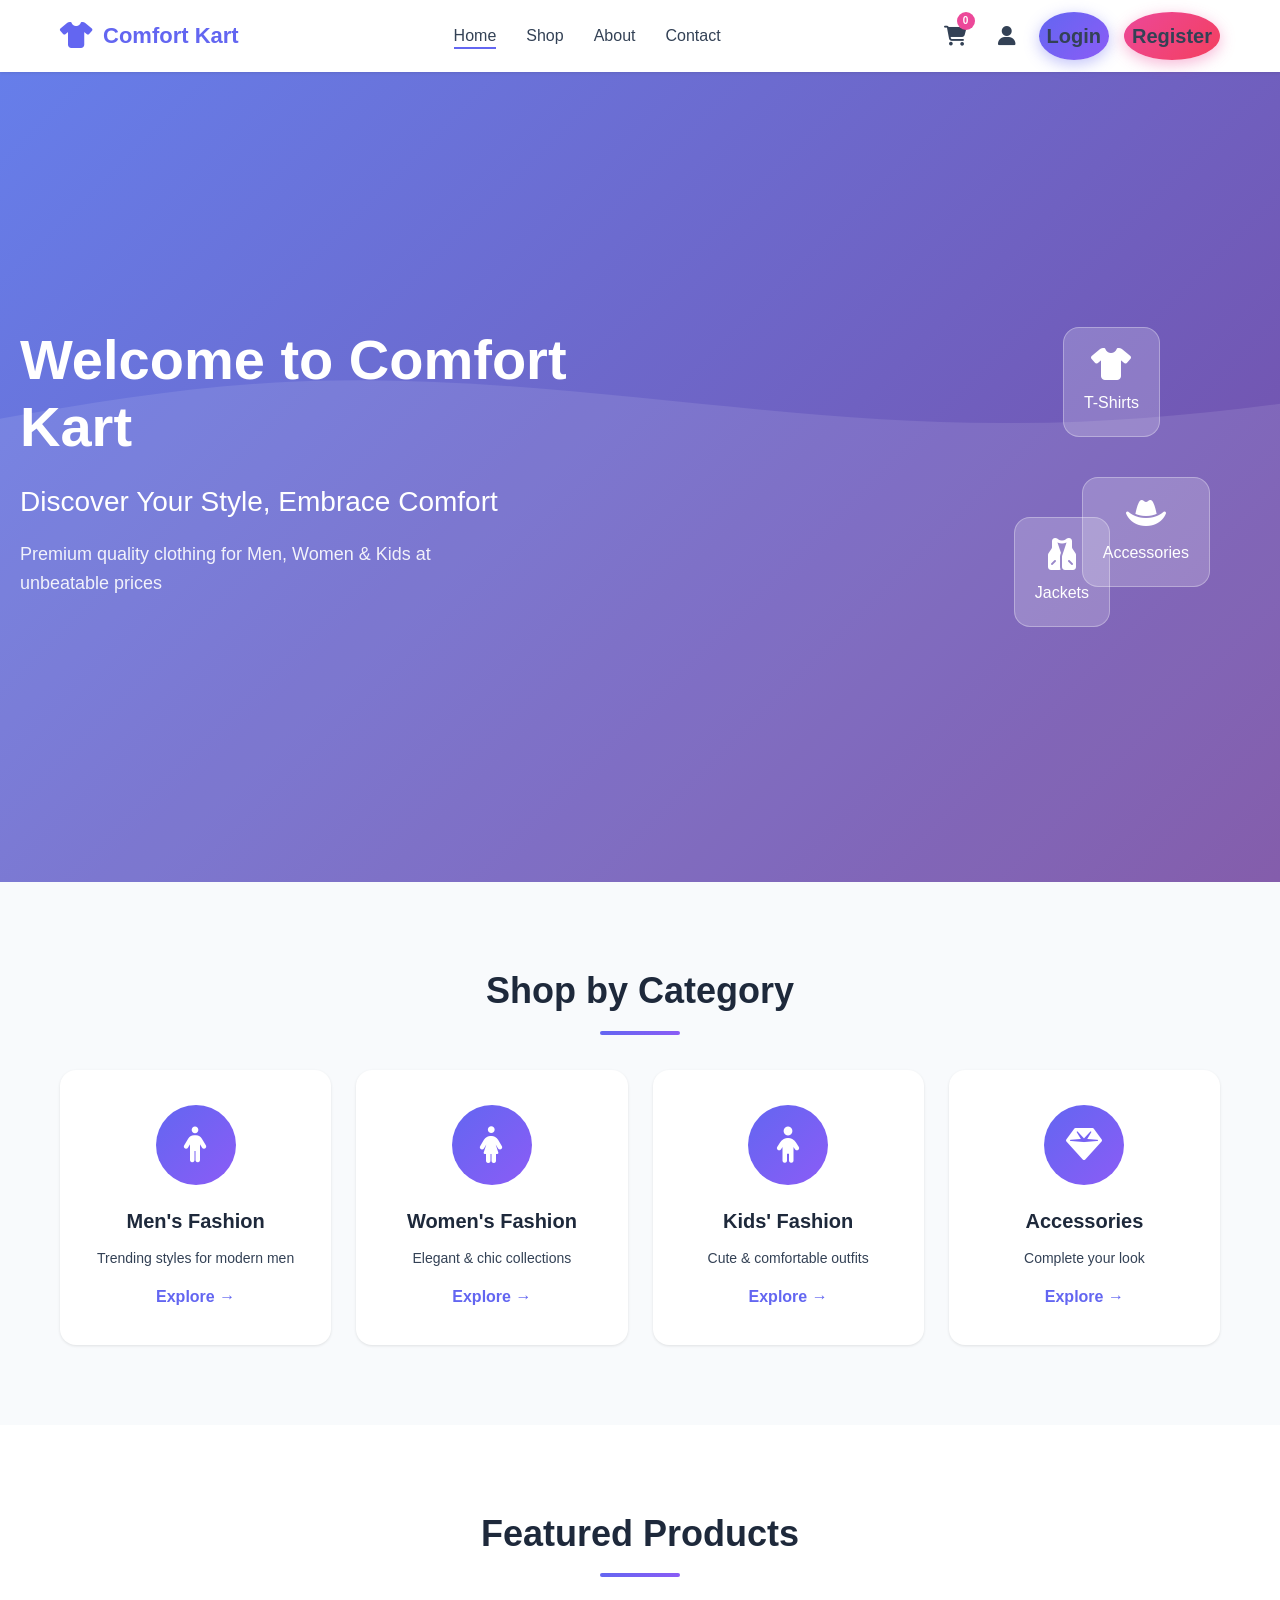
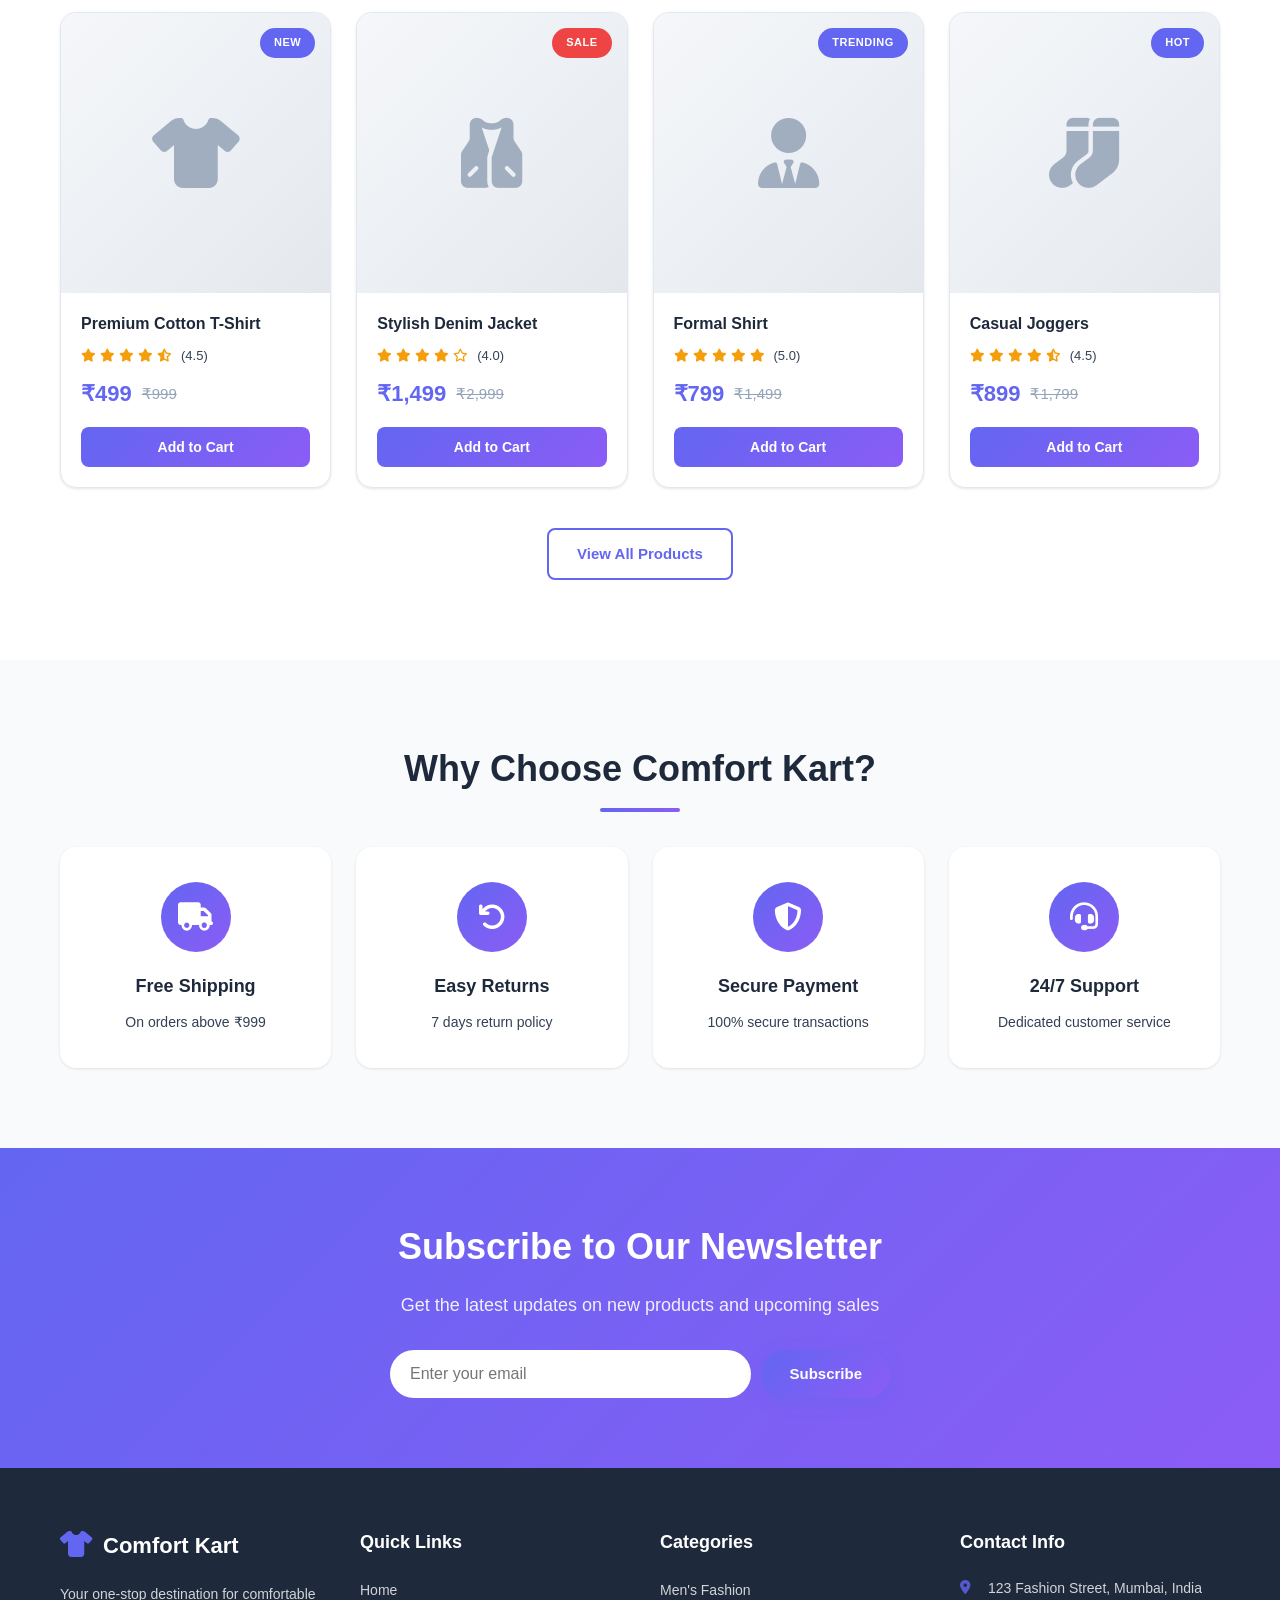
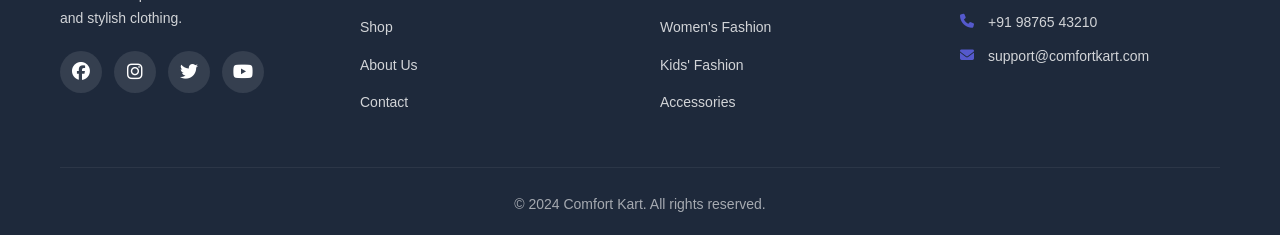
<file: index.html>
<!DOCTYPE html>
<html lang="en">
<head>
    <meta charset="UTF-8">
    <meta name="viewport" content="width=device-width, initial-scale=1.0">
    <title>Comfort Kart - Your Fashion Destination</title>
    <link rel="stylesheet" href="style.css">
    <link rel="stylesheet" href="https://cdnjs.cloudflare.com/ajax/libs/font-awesome/6.4.0/css/all.min.css">
</head>
<body>
    <!-- Navigation Bar -->
    <nav class="navbar">
        <div class="container">
            <div class="logo">
                <i class="fas fa-tshirt"></i>
                <span>Comfort Kart</span>
            </div>
            <ul class="nav-links">
                <li><a href="index.html" class="active">Home</a></li>
                <li><a href="shop.html">Shop</a></li>
                <li><a href="about.html">About</a></li>
                <li><a href="contact.html">Contact</a></li>
            </ul>
            <div class="nav-icons">
                <a href="cart.html" aria-label="Shopping Cart"><i class="fas fa-shopping-cart"></i><span class="cart-count">0</span></a>
                <a href="profile.html" aria-label="Profile"><i class="fas fa-user"></i></a>
                <a href="login.html" class="btn btn-primary">Login</a>
                <a href="register.html" class="btn btn-secondary">Register</a>
            </div>
            <div class="hamburger">
                <span></span>
                <span></span>
                <span></span>
            </div>
        </div>
    </nav>

    <!-- Hero Section -->
    <section class="hero">
        <div class="hero-content">
            <h1 class="hero-title">Welcome to Comfort Kart</h1>
            <p class="hero-subtitle">Discover Your Style, Embrace Comfort</p>
            <p class="hero-description">Premium quality clothing for Men, Women & Kids at unbeatable prices</p>
            <!-- <a href="shop.html" class="btn btn-hero">Shop Now</a> -->
        </div>
        <div class="hero-image">
            <div class="floating-card card-1">
                <i class="fas fa-tshirt"></i>
                <p>T-Shirts</p>
            </div>
            <div class="floating-card card-2">
                <i class="fas fa-hat-cowboy"></i>
                <p>Accessories</p>
            </div>
            <div class="floating-card card-3">
                <i class="fas fa-vest"></i>
                <p>Jackets</p>
            </div>
        </div>
    </section>

    <!-- Categories Section -->
    <section class="categories">
        <div class="container">
            <h2 class="section-title">Shop by Category</h2>
            <div class="category-grid">
                <div class="category-card">
                    <div class="category-icon">
                        <i class="fas fa-male"></i>
                    </div>
                    <h3>Men's Fashion</h3>
                    <p>Trending styles for modern men</p>
                    <a href="shop.html?category=men" class="category-link">Explore →</a>
                </div>
                <div class="category-card">
                    <div class="category-icon">
                        <i class="fas fa-female"></i>
                    </div>
                    <h3>Women's Fashion</h3>
                    <p>Elegant & chic collections</p>
                    <a href="shop.html?category=women" class="category-link">Explore →</a>
                </div>
                <div class="category-card">
                    <div class="category-icon">
                        <i class="fas fa-child"></i>
                    </div>
                    <h3>Kids' Fashion</h3>
                    <p>Cute & comfortable outfits</p>
                    <a href="shop.html?category=kids" class="category-link">Explore →</a>
                </div>
                <div class="category-card">
                    <div class="category-icon">
                        <i class="fas fa-gem"></i>
                    </div>
                    <h3>Accessories</h3>
                    <p>Complete your look</p>
                    <a href="shop.html?category=accessories" class="category-link">Explore →</a>
                </div>
            </div>
        </div>
    </section>

    <!-- Featured Products Section -->
    <section class="featured-products">
        <div class="container">
            <h2 class="section-title">Featured Products</h2>
            <div class="product-grid">
                <div class="product-card">
                    <div class="product-badge">New</div>
                    <div class="product-image">
                        <div class="placeholder-img">
                            <i class="fas fa-tshirt"></i>
                        </div>
                    </div>
                    <div class="product-info">
                        <h3>Premium Cotton T-Shirt</h3>
                        <div class="product-rating">
                            <i class="fas fa-star"></i>
                            <i class="fas fa-star"></i>
                            <i class="fas fa-star"></i>
                            <i class="fas fa-star"></i>
                            <i class="fas fa-star-half-alt"></i>
                            <span>(4.5)</span>
                        </div>
                        <div class="product-price">
                            <span class="price">₹499</span>
                            <span class="old-price">₹999</span>
                        </div>
                        <button class="btn btn-add-cart">Add to Cart</button>
                    </div>
                </div>
                <div class="product-card">
                    <div class="product-badge sale">Sale</div>
                    <div class="product-image">
                        <div class="placeholder-img">
                            <i class="fas fa-vest"></i>
                        </div>
                    </div>
                    <div class="product-info">
                        <h3>Stylish Denim Jacket</h3>
                        <div class="product-rating">
                            <i class="fas fa-star"></i>
                            <i class="fas fa-star"></i>
                            <i class="fas fa-star"></i>
                            <i class="fas fa-star"></i>
                            <i class="far fa-star"></i>
                            <span>(4.0)</span>
                        </div>
                        <div class="product-price">
                            <span class="price">₹1,499</span>
                            <span class="old-price">₹2,999</span>
                        </div>
                        <button class="btn btn-add-cart">Add to Cart</button>
                    </div>
                </div>
                <div class="product-card">
                    <div class="product-badge">Trending</div>
                    <div class="product-image">
                        <div class="placeholder-img">
                            <i class="fas fa-user-tie"></i>
                        </div>
                    </div>
                    <div class="product-info">
                        <h3>Formal Shirt</h3>
                        <div class="product-rating">
                            <i class="fas fa-star"></i>
                            <i class="fas fa-star"></i>
                            <i class="fas fa-star"></i>
                            <i class="fas fa-star"></i>
                            <i class="fas fa-star"></i>
                            <span>(5.0)</span>
                        </div>
                        <div class="product-price">
                            <span class="price">₹799</span>
                            <span class="old-price">₹1,499</span>
                        </div>
                        <button class="btn btn-add-cart">Add to Cart</button>
                    </div>
                </div>
                <div class="product-card">
                    <div class="product-badge">Hot</div>
                    <div class="product-image">
                        <div class="placeholder-img">
                            <i class="fas fa-socks"></i>
                        </div>
                    </div>
                    <div class="product-info">
                        <h3>Casual Joggers</h3>
                        <div class="product-rating">
                            <i class="fas fa-star"></i>
                            <i class="fas fa-star"></i>
                            <i class="fas fa-star"></i>
                            <i class="fas fa-star"></i>
                            <i class="fas fa-star-half-alt"></i>
                            <span>(4.5)</span>
                        </div>
                        <div class="product-price">
                            <span class="price">₹899</span>
                            <span class="old-price">₹1,799</span>
                        </div>
                        <button class="btn btn-add-cart">Add to Cart</button>
                    </div>
                </div>
            </div>
            <div class="view-all">
                <a href="shop.html" class="btn btn-outline">View All Products</a>
            </div>
        </div>
    </section>

    <!-- Why Choose Us Section -->
    <section class="why-choose-us">
        <div class="container">
            <h2 class="section-title">Why Choose Comfort Kart?</h2>
            <div class="features-grid">
                <div class="feature-card">
                    <div class="feature-icon">
                        <i class="fas fa-truck"></i>
                    </div>
                    <h3>Free Shipping</h3>
                    <p>On orders above ₹999</p>
                </div>
                <div class="feature-card">
                    <div class="feature-icon">
                        <i class="fas fa-undo"></i>
                    </div>
                    <h3>Easy Returns</h3>
                    <p>7 days return policy</p>
                </div>
                <div class="feature-card">
                    <div class="feature-icon">
                        <i class="fas fa-shield-alt"></i>
                    </div>
                    <h3>Secure Payment</h3>
                    <p>100% secure transactions</p>
                </div>
                <div class="feature-card">
                    <div class="feature-icon">
                        <i class="fas fa-headset"></i>
                    </div>
                    <h3>24/7 Support</h3>
                    <p>Dedicated customer service</p>
                </div>
            </div>
        </div>
    </section>

    <!-- Newsletter Section -->
    <section class="newsletter">
        <div class="container">
            <div class="newsletter-content">
                <h2>Subscribe to Our Newsletter</h2>
                <p>Get the latest updates on new products and upcoming sales</p>
                <form class="newsletter-form">
                    <input type="email" placeholder="Enter your email" required>
                    <button type="submit" class="btn btn-primary">Subscribe</button>
                </form>
            </div>
        </div>
    </section>

    <!-- Footer -->
    <footer class="footer">
        <div class="container">
            <div class="footer-grid">
                <div class="footer-col">
                    <div class="footer-logo">
                        <i class="fas fa-tshirt"></i>
                        <span>Comfort Kart</span>
                    </div>
                    <p>Your one-stop destination for comfortable and stylish clothing.</p>
                    <div class="social-links">
                        <a href="#" aria-label="Facebook"><i class="fab fa-facebook"></i></a>
                        <a href="#" aria-label="Instagram"><i class="fab fa-instagram"></i></a>
                        <a href="#" aria-label="Twitter"><i class="fab fa-twitter"></i></a>
                        <a href="#" aria-label="YouTube"><i class="fab fa-youtube"></i></a>
                    </div>
                </div>
                <div class="footer-col">
                    <h3>Quick Links</h3>
                    <ul>
                        <li><a href="index.html">Home</a></li>
                        <li><a href="shop.html">Shop</a></li>
                        <li><a href="about.html">About Us</a></li>
                        <li><a href="contact.html">Contact</a></li>
                    </ul>
                </div>
                <div class="footer-col">
                    <h3>Categories</h3>
                    <ul>
                        <li><a href="shop.html?category=men">Men's Fashion</a></li>
                        <li><a href="shop.html?category=women">Women's Fashion</a></li>
                        <li><a href="shop.html?category=kids">Kids' Fashion</a></li>
                        <li><a href="shop.html?category=accessories">Accessories</a></li>
                    </ul>
                </div>
                <div class="footer-col">
                    <h3>Contact Info</h3>
                    <ul class="contact-info">
                        <li><i class="fas fa-map-marker-alt"></i> 123 Fashion Street, Mumbai, India</li>
                        <li><i class="fas fa-phone"></i> +91 98765 43210</li>
                        <li><i class="fas fa-envelope"></i> support@comfortkart.com</li>
                    </ul>
                </div>
            </div>
            <div class="footer-bottom">
                <p>&copy; 2024 Comfort Kart. All rights reserved.</p>
            </div>
        </div>
    </footer>

    <script src="script.js"></script>
</body>
</html>
</file>
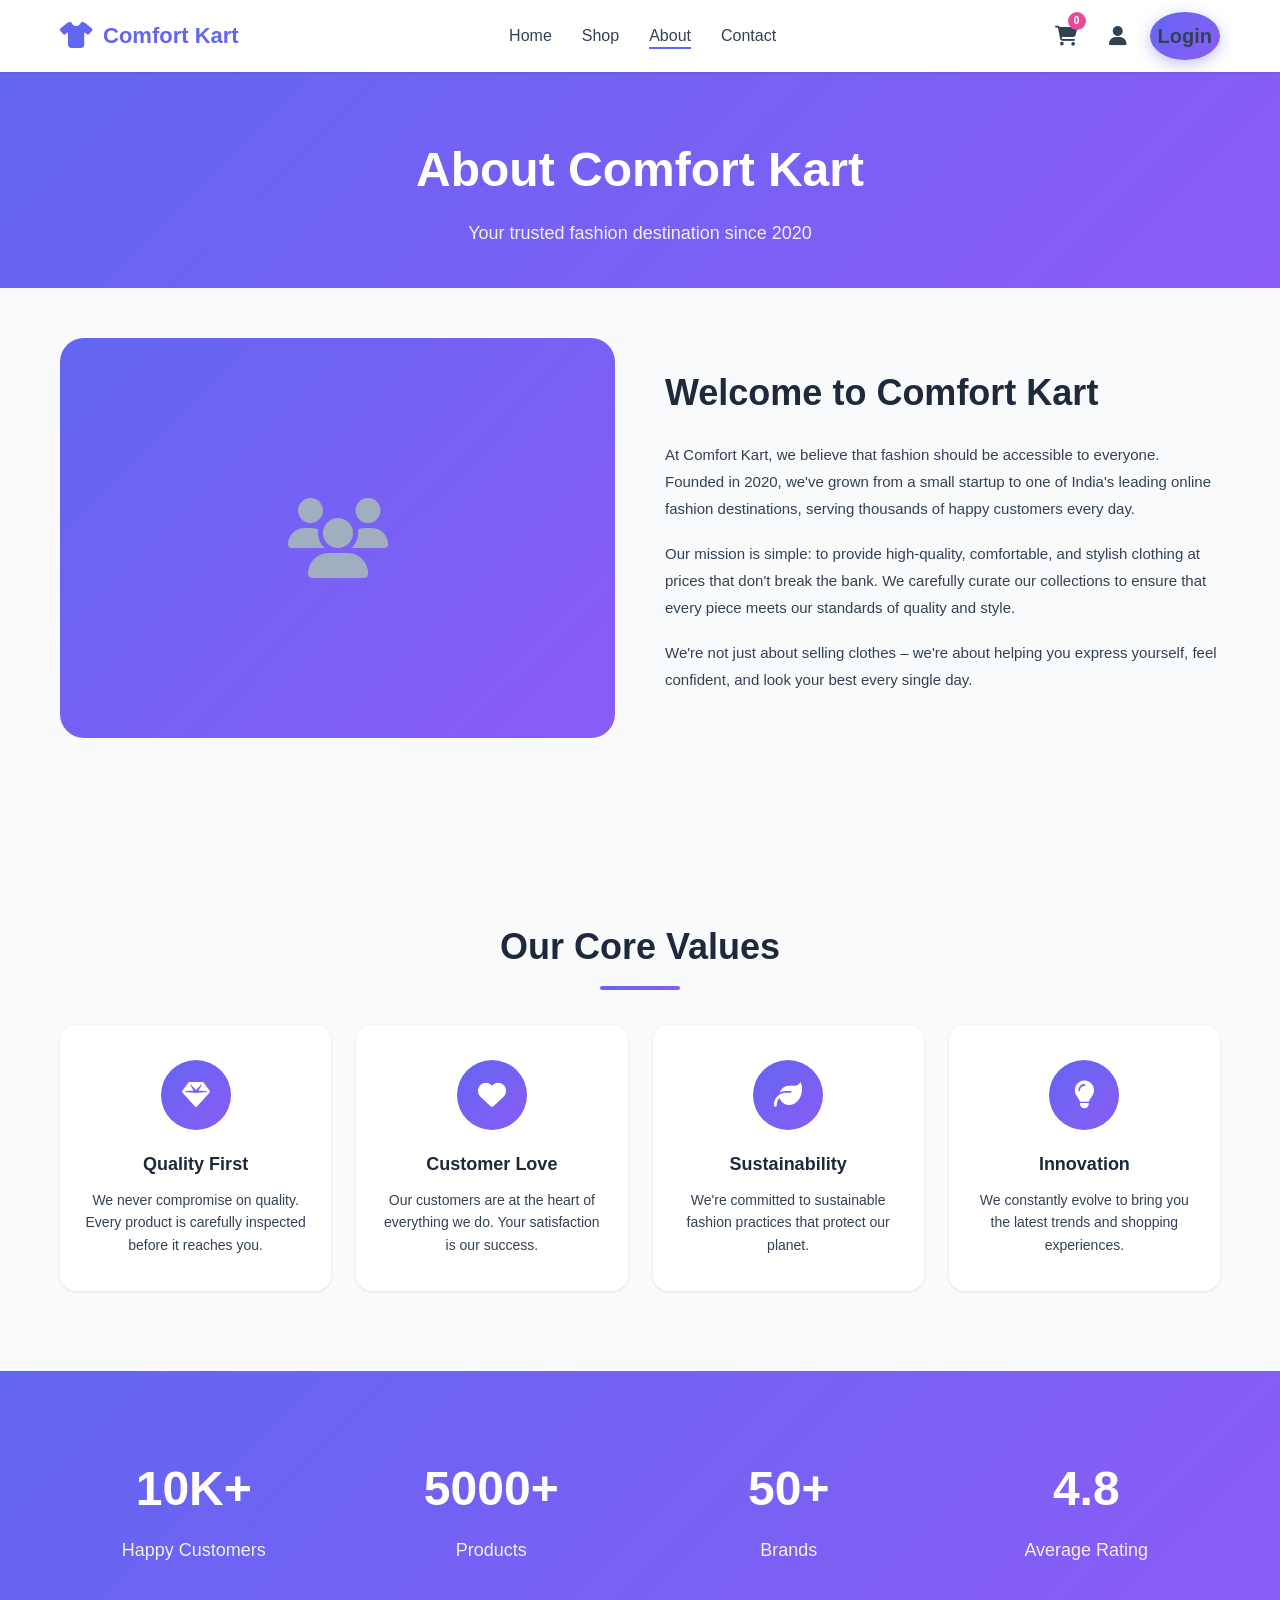
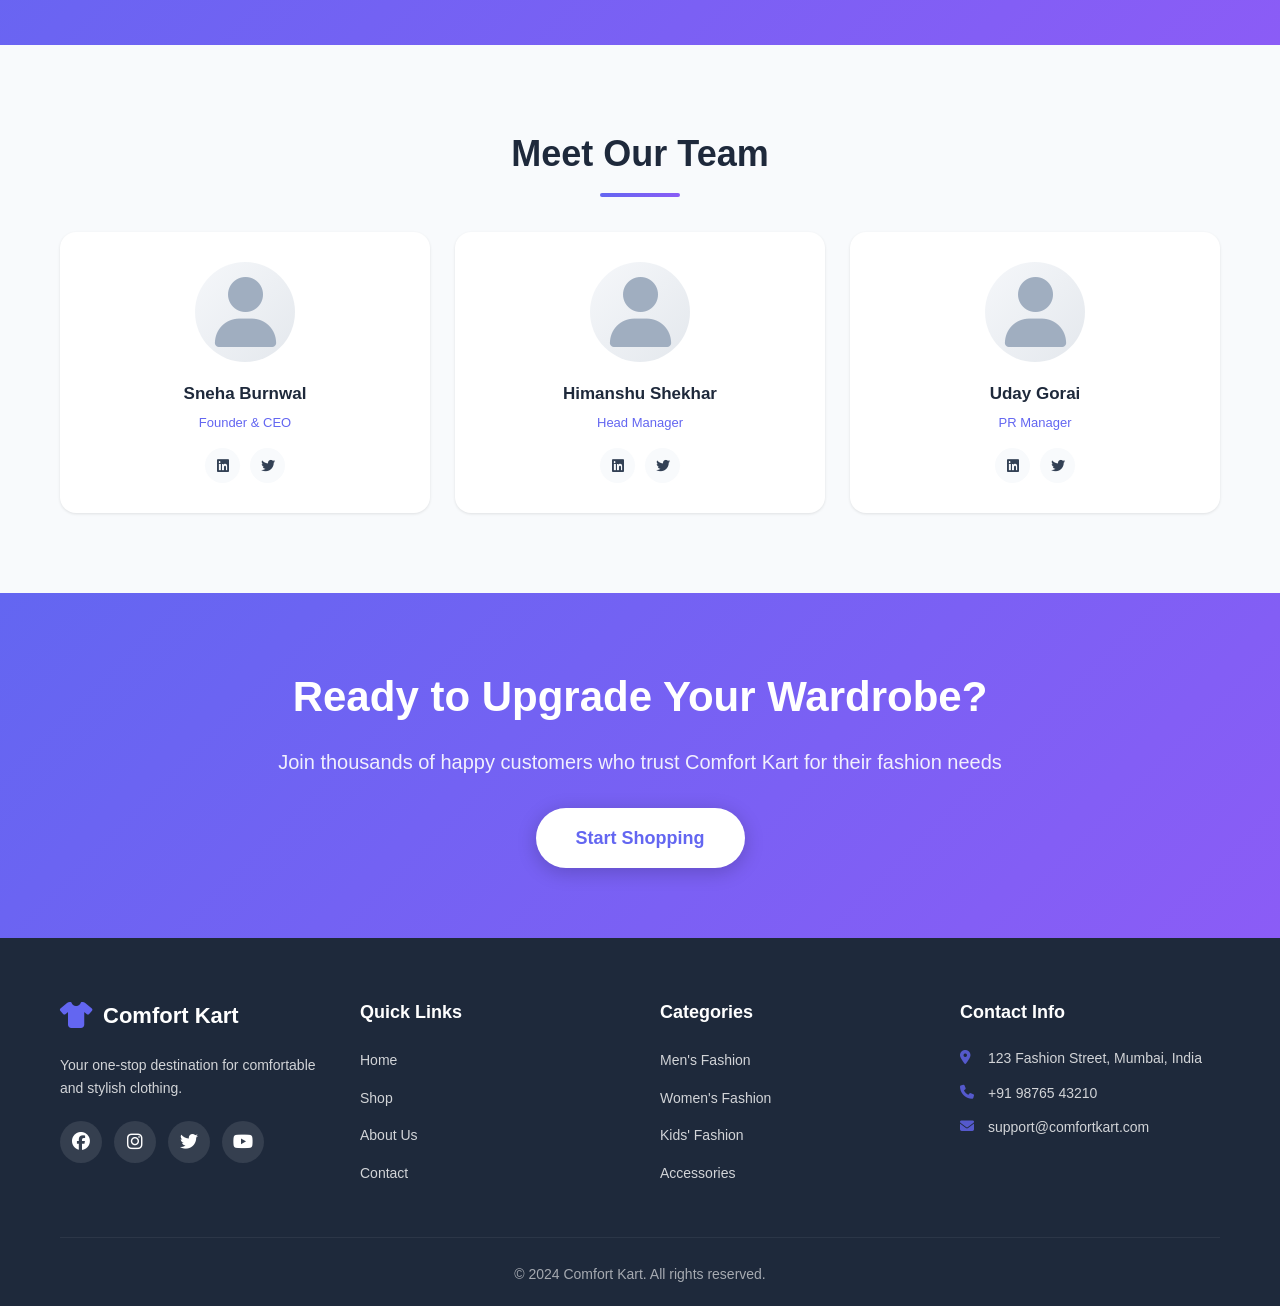
<file: about.html>
<!DOCTYPE html>
<html lang="en">
<head>
    <meta charset="UTF-8">
    <meta name="viewport" content="width=device-width, initial-scale=1.0">
    <title>About Us - Comfort Kart</title>
    <link rel="stylesheet" href="style.css">
    <link rel="stylesheet" href="https://cdnjs.cloudflare.com/ajax/libs/font-awesome/6.4.0/css/all.min.css">
</head>
<body>
    <!-- Navigation Bar -->
    <nav class="navbar">
        <div class="container">
            <div class="logo">
                <a href="index.html">
                    <i class="fas fa-tshirt"></i>
                    <span>Comfort Kart</span>
                </a>
            </div>
            <ul class="nav-links">
                <li><a href="index.html">Home</a></li>
                <li><a href="shop.html">Shop</a></li>
                <li><a href="about.html" class="active">About</a></li>
                <li><a href="contact.html">Contact</a></li>
            </ul>
            <div class="nav-icons">
                <a href="cart.html"><i class="fas fa-shopping-cart"></i><span class="cart-count">0</span></a>
                <a href="profile.html" aria-label="Profile"><i class="fas fa-user"></i></a>
                <a href="login.html" class="btn btn-primary">Login</a>
            </div>
            <div class="hamburger">
                <span></span>
                <span></span>
                <span></span>
            </div>
        </div>
    </nav>

    <!-- Page Header -->
    <section class="page-header">
        <div class="container">
            <h1>About Comfort Kart</h1>
            <p>Your trusted fashion destination since 2020</p>
        </div>
    </section>

    <!-- About Content -->
    <section class="about-section">
        <div class="container">
            <div class="about-content">
                <div class="about-image">
                    <div class="placeholder-img about-placeholder">
                        <i class="fas fa-users"></i>
                    </div>
                </div>
                <div class="about-text">
                    <h2>Welcome to Comfort Kart</h2>
                    <p>At Comfort Kart, we believe that fashion should be accessible to everyone. Founded in 2020, we've grown from a small startup to one of India's leading online fashion destinations, serving thousands of happy customers every day.</p>
                    <p>Our mission is simple: to provide high-quality, comfortable, and stylish clothing at prices that don't break the bank. We carefully curate our collections to ensure that every piece meets our standards of quality and style.</p>
                    <p>We're not just about selling clothes – we're about helping you express yourself, feel confident, and look your best every single day.</p>
                </div>
            </div>
        </div>
    </section>

    <!-- Our Values -->
    <section class="values-section">
        <div class="container">
            <h2 class="section-title">Our Core Values</h2>
            <div class="values-grid">
                <div class="value-card">
                    <div class="value-icon">
                        <i class="fas fa-gem"></i>
                    </div>
                    <h3>Quality First</h3>
                    <p>We never compromise on quality. Every product is carefully inspected before it reaches you.</p>
                </div>
                <div class="value-card">
                    <div class="value-icon">
                        <i class="fas fa-heart"></i>
                    </div>
                    <h3>Customer Love</h3>
                    <p>Our customers are at the heart of everything we do. Your satisfaction is our success.</p>
                </div>
                <div class="value-card">
                    <div class="value-icon">
                        <i class="fas fa-leaf"></i>
                    </div>
                    <h3>Sustainability</h3>
                    <p>We're committed to sustainable fashion practices that protect our planet.</p>
                </div>
                <div class="value-card">
                    <div class="value-icon">
                        <i class="fas fa-lightbulb"></i>
                    </div>
                    <h3>Innovation</h3>
                    <p>We constantly evolve to bring you the latest trends and shopping experiences.</p>
                </div>
            </div>
        </div>
    </section>

    <!-- Stats Section -->
    <section class="stats-section">
        <div class="container">
            <div class="stats-grid">
                <div class="stat-card">
                    <div class="stat-number">10K+</div>
                    <div class="stat-label">Happy Customers</div>
                </div>
                <div class="stat-card">
                    <div class="stat-number">5000+</div>
                    <div class="stat-label">Products</div>
                </div>
                <div class="stat-card">
                    <div class="stat-number">50+</div>
                    <div class="stat-label">Brands</div>
                </div>
                <div class="stat-card">
                    <div class="stat-number">4.8</div>
                    <div class="stat-label">Average Rating</div>
                </div>
            </div>
        </div>
    </section>

    <!-- Team Section -->
    <section class="team-section">
        <div class="container">
            <h2 class="section-title">Meet Our Team</h2>
            <div class="team-grid">
                <div class="team-card">
                    <div class="team-image">
                        <div class="placeholder-img">
                            <i class="fas fa-user"></i>
                        </div>
                    </div>
                    <h3>Sneha Burnwal</h3>
                    <p class="team-role">Founder & CEO</p>
                    <div class="team-social">
                        <a href="#" aria-label="LinkedIn"><i class="fab fa-linkedin"></i></a>
                        <a href="#" aria-label="Twitter"><i class="fab fa-twitter"></i></a>
                    </div>
                </div>
                <div class="team-card">
                    <div class="team-image">
                        <div class="placeholder-img">
                            <i class="fas fa-user"></i>
                        </div>
                    </div>
                    <h3>Himanshu Shekhar</h3>
                    <p class="team-role">Head Manager</p>
                    <div class="team-social">
                        <a href="#" aria-label="LinkedIn"><i class="fab fa-linkedin"></i></a>
                        <a href="#" aria-label="Twitter"><i class="fab fa-twitter"></i></a>
                    </div>
                </div>
                <div class="team-card">
                    <div class="team-image">
                        <div class="placeholder-img">
                            <i class="fas fa-user"></i>
                        </div>
                    </div>
                    <h3>Uday Gorai</h3>
                    <p class="team-role">PR Manager</p>
                    <div class="team-social">
                        <a href="#" aria-label="LinkedIn"><i class="fab fa-linkedin"></i></a>
                        <a href="#" aria-label="Twitter"><i class="fab fa-twitter"></i></a>
                    </div>
                </div>
            </div>
        </div>
    </section>

    <!-- CTA Section -->
    <section class="cta-section">
        <div class="container">
            <h2>Ready to Upgrade Your Wardrobe?</h2>
            <p>Join thousands of happy customers who trust Comfort Kart for their fashion needs</p>
            <a href="shop.html" class="btn btn-hero">Start Shopping</a>
        </div>
    </section>

    <!-- Footer -->
    <footer class="footer">
        <div class="container">
            <div class="footer-grid">
                <div class="footer-col">
                    <div class="footer-logo">
                        <i class="fas fa-tshirt"></i>
                        <span>Comfort Kart</span>
                    </div>
                    <p>Your one-stop destination for comfortable and stylish clothing.</p>
                    <div class="social-links">
                        <a href="#" aria-label="Facebook"><i class="fab fa-facebook"></i></a>
                        <a href="#" aria-label="Instagram"><i class="fab fa-instagram"></i></a>
                        <a href="#" aria-label="Twitter"><i class="fab fa-twitter"></i></a>
                        <a href="#" aria-label="YouTube"><i class="fab fa-youtube"></i></a>
                    </div>
                </div>
                <div class="footer-col">
                    <h3>Quick Links</h3>
                    <ul>
                        <li><a href="index.html">Home</a></li>
                        <li><a href="shop.html">Shop</a></li>
                        <li><a href="about.html">About Us</a></li>
                        <li><a href="contact.html">Contact</a></li>
                    </ul>
                </div>
                <div class="footer-col">
                    <h3>Categories</h3>
                    <ul>
                        <li><a href="shop.html?category=men">Men's Fashion</a></li>
                        <li><a href="shop.html?category=women">Women's Fashion</a></li>
                        <li><a href="shop.html?category=kids">Kids' Fashion</a></li>
                        <li><a href="shop.html?category=accessories">Accessories</a></li>
                    </ul>
                </div>
                <div class="footer-col">
                    <h3>Contact Info</h3>
                    <ul class="contact-info">
                        <li><i class="fas fa-map-marker-alt"></i> 123 Fashion Street, Mumbai, India</li>
                        <li><i class="fas fa-phone"></i> +91 98765 43210</li>
                        <li><i class="fas fa-envelope"></i> support@comfortkart.com</li>
                    </ul>
                </div>
            </div>
            <div class="footer-bottom">
                <p>&copy; 2024 Comfort Kart. All rights reserved.</p>
            </div>
        </div>
    </footer>

    <script src="script.js"></script>
</body>
</html>
</file>
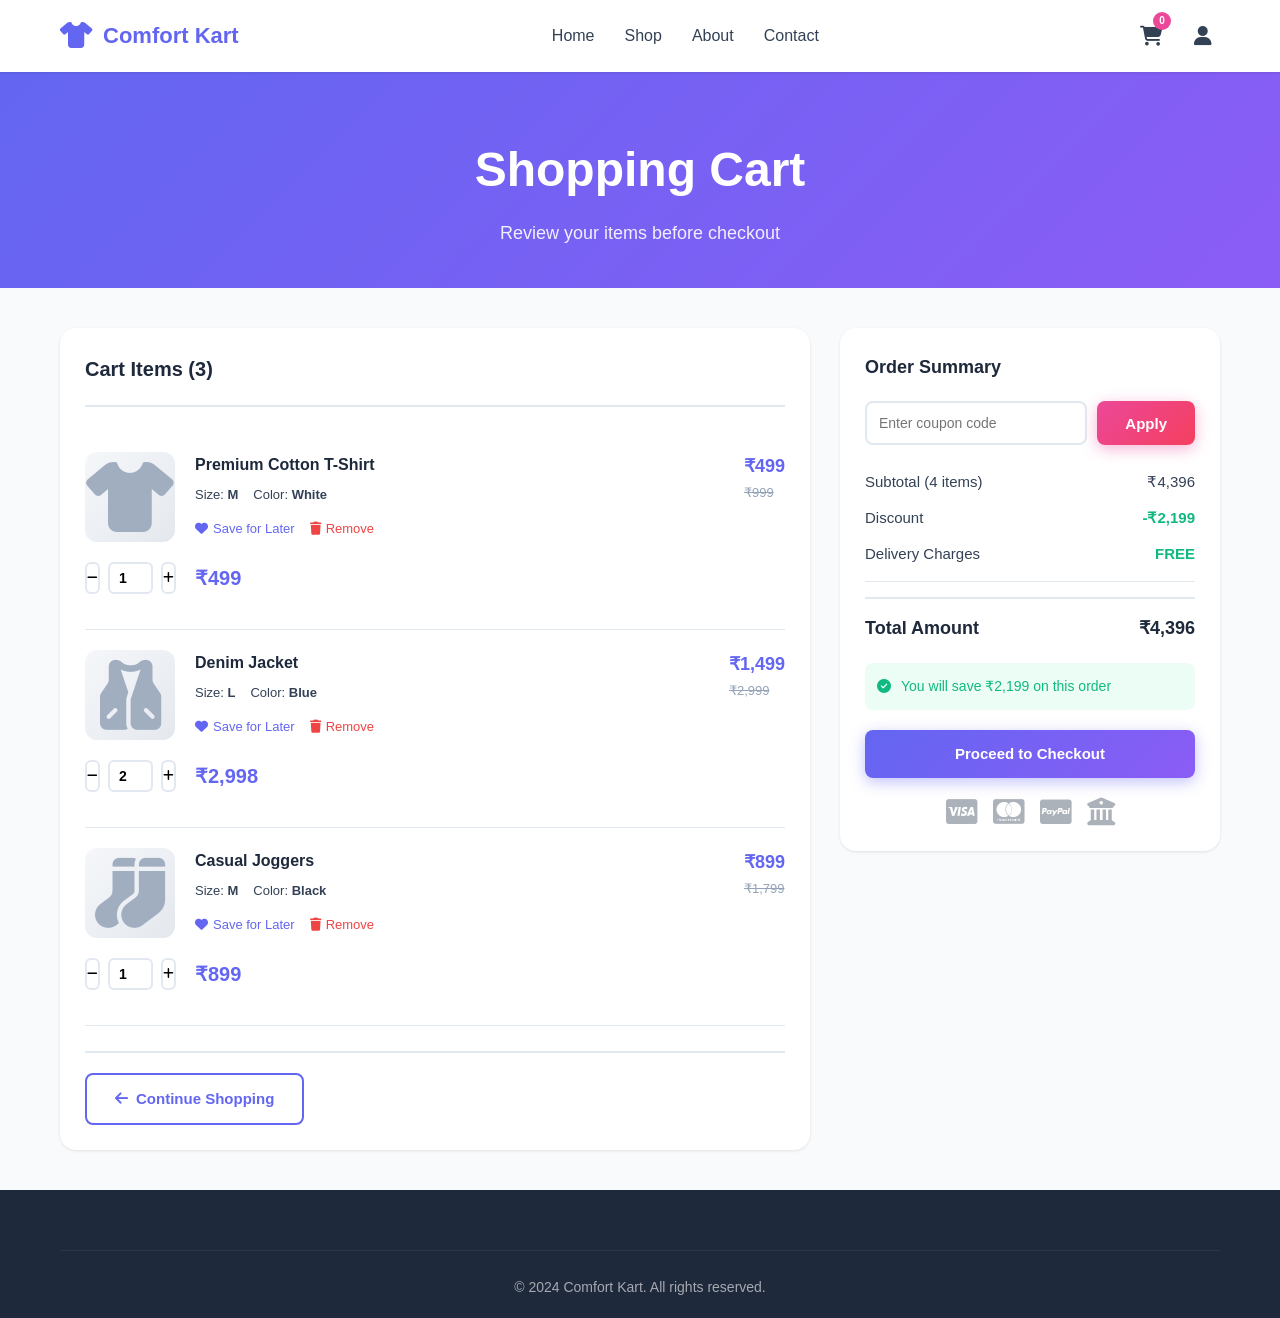
<file: cart.html>
<!DOCTYPE html>
<html lang="en">
<head>
    <meta charset="UTF-8">
    <meta name="viewport" content="width=device-width, initial-scale=1.0">
    <title>Shopping Cart - Comfort Kart</title>
    <link rel="stylesheet" href="style.css">
    <link rel="stylesheet" href="https://cdnjs.cloudflare.com/ajax/libs/font-awesome/6.4.0/css/all.min.css">
</head>
<body>
    <!-- Navigation Bar -->
    <nav class="navbar">
        <div class="container">
            <div class="logo">
                <a href="index.html">
                    <i class="fas fa-tshirt"></i>
                    <span>Comfort Kart</span>
                </a>
            </div>
            <ul class="nav-links">
                <li><a href="index.html">Home</a></li>
                <li><a href="shop.html">Shop</a></li>
                <li><a href="about.html">About</a></li>
                <li><a href="contact.html">Contact</a></li>
            </ul>
            <div class="nav-icons">
                <a href="cart.html" class="active" aria-label="Shopping Cart"><i class="fas fa-shopping-cart"></i><span class="cart-count">3</span></a>
                <a href="profile.html" aria-label="Profile"><i class="fas fa-user"></i></a>
            </div>
            <div class="hamburger">
                <span></span>
                <span></span>
                <span></span>
            </div>
        </div>
    </nav>

    <!-- Page Header -->
    <section class="page-header">
        <div class="container">
            <h1>Shopping Cart</h1>
            <p>Review your items before checkout</p>
        </div>
    </section>

    <!-- Cart Section -->
    <section class="cart-section">
        <div class="container">
            <div class="cart-layout">
                <div class="cart-items">
                    <div class="cart-header">
                        <h2>Cart Items (3)</h2>
                    </div>

                    <!-- Cart Item 1 -->
                    <div class="cart-item">
                        <div class="cart-item-image">
                            <div class="placeholder-img">
                                <i class="fas fa-tshirt"></i>
                            </div>
                        </div>
                        <div class="cart-item-details">
                            <h3>Premium Cotton T-Shirt</h3>
                            <p class="item-specs">
                                <span>Size: <strong>M</strong></span>
                                <span>Color: <strong>White</strong></span>
                            </p>
                            <div class="item-actions">
                                <button class="action-btn"><i class="fas fa-heart"></i> Save for Later</button>
                                <button class="action-btn remove-btn"><i class="fas fa-trash"></i> Remove</button>
                            </div>
                        </div>
                        <div class="cart-item-price">
                            <div class="price">₹499</div>
                            <div class="old-price">₹999</div>
                        </div>
                        <div class="cart-item-quantity">
                            <button class="qty-btn minus" aria-label="Decrease Quantity"><i class="fas fa-minus"></i></button>
                            <input type="number" value="1" min="1" class="qty-input" aria-label="Quantity">
                            <button class="qty-btn plus" aria-label="Increase Quantity"><i class="fas fa-plus"></i></button>
                        </div>
                        <div class="cart-item-total">
                            <div class="total-price">₹499</div>
                        </div>
                    </div>

                    <!-- Cart Item 2 -->
                    <div class="cart-item">
                        <div class="cart-item-image">
                            <div class="placeholder-img">
                                <i class="fas fa-vest"></i>
                            </div>
                        </div>
                        <div class="cart-item-details">
                            <h3>Denim Jacket</h3>
                            <p class="item-specs">
                                <span>Size: <strong>L</strong></span>
                                <span>Color: <strong>Blue</strong></span>
                            </p>
                            <div class="item-actions">
                                <button class="action-btn"><i class="fas fa-heart"></i> Save for Later</button>
                                <button class="action-btn remove-btn"><i class="fas fa-trash"></i> Remove</button>
                            </div>
                        </div>
                        <div class="cart-item-price">
                            <div class="price">₹1,499</div>
                            <div class="old-price">₹2,999</div>
                        </div>
                        <div class="cart-item-quantity">
                            <button class="qty-btn minus" aria-label="Decrease Quantity"><i class="fas fa-minus"></i></button>
                            <input type="number" value="2" min="1" class="qty-input" aria-label="Quantity">
                            <button class="qty-btn plus" aria-label="Increase Quantity"><i class="fas fa-plus"></i></button>
                        </div>
                        <div class="cart-item-total">
                            <div class="total-price">₹2,998</div>
                        </div>
                    </div>

                    <!-- Cart Item 3 -->
                    <div class="cart-item">
                        <div class="cart-item-image">
                            <div class="placeholder-img">
                                <i class="fas fa-socks"></i>
                            </div>
                        </div>
                        <div class="cart-item-details">
                            <h3>Casual Joggers</h3>
                            <p class="item-specs">
                                <span>Size: <strong>M</strong></span>
                                <span>Color: <strong>Black</strong></span>
                            </p>
                            <div class="item-actions">
                                <button class="action-btn"><i class="fas fa-heart"></i> Save for Later</button>
                                <button class="action-btn remove-btn"><i class="fas fa-trash"></i> Remove</button>
                            </div>
                        </div>
                        <div class="cart-item-price">
                            <div class="price">₹899</div>
                            <div class="old-price">₹1,799</div>
                        </div>
                        <div class="cart-item-quantity">
                            <button class="qty-btn minus" aria-label="Decrease Quantity"><i class="fas fa-minus"></i></button>
                            <input type="number" value="1" min="1" class="qty-input" aria-label="Quantity">
                            <button class="qty-btn plus" aria-label="Increase Quantity"><i class="fas fa-plus"></i></button>
                        </div>
                        <div class="cart-item-total">
                            <div class="total-price">₹899</div>
                        </div>
                    </div>

                    <div class="cart-footer">
                        <a href="shop.html" class="btn btn-outline"><i class="fas fa-arrow-left"></i> Continue Shopping</a>
                    </div>
                </div>

                <!-- Cart Summary -->
                <div class="cart-summary">
                    <h3>Order Summary</h3>
                    
                    <div class="coupon-section">
                        <input type="text" placeholder="Enter coupon code" class="coupon-input">
                        <button class="btn btn-secondary">Apply</button>
                    </div>

                    <div class="summary-row">
                        <span>Subtotal (4 items)</span>
                        <span>₹4,396</span>
                    </div>
                    <div class="summary-row">
                        <span>Discount</span>
                        <span class="discount">-₹2,199</span>
                    </div>
                    <div class="summary-row">
                        <span>Delivery Charges</span>
                        <span class="free">FREE</span>
                    </div>
                    <div class="summary-divider"></div>
                    <div class="summary-row total">
                        <span>Total Amount</span>
                        <span>₹4,396</span>
                    </div>
                    <div class="savings-info">
                        <i class="fas fa-check-circle"></i>
                        <span>You will save ₹2,199 on this order</span>
                    </div>

                    <a href="checkout.html" class="btn btn-primary btn-full">Proceed to Checkout</a>

                    <div class="payment-icons">
                        <i class="fab fa-cc-visa"></i>
                        <i class="fab fa-cc-mastercard"></i>
                        <i class="fab fa-cc-paypal"></i>
                        <i class="fas fa-university"></i>
                    </div>
                </div>
            </div>
        </div>
    </section>

    <!-- Footer -->
    <footer class="footer">
        <div class="container">
            <div class="footer-bottom">
                <p>&copy; 2024 Comfort Kart. All rights reserved.</p>
            </div>
        </div>
    </footer>

    <script src="script.js"></script>
</body>
</html>
</file>
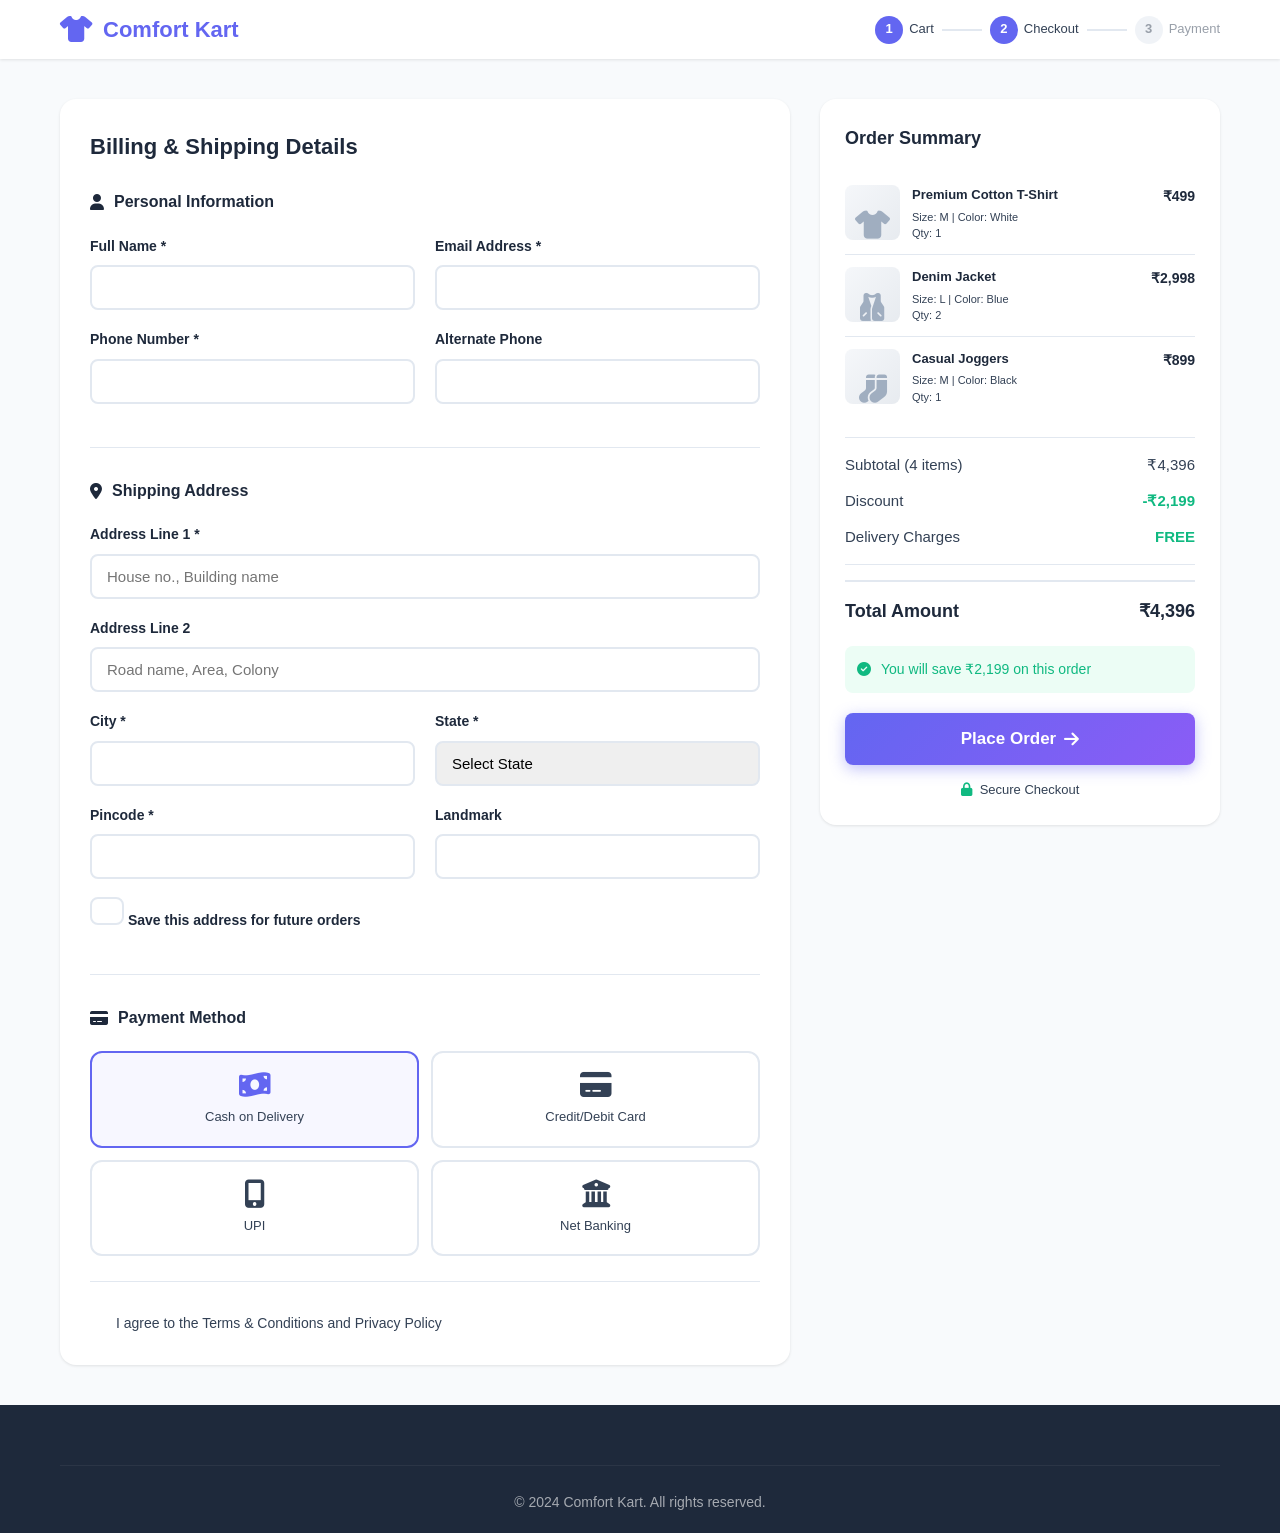
<file: checkout.html>
<!DOCTYPE html>
<html lang="en">
<head>
    <meta charset="UTF-8">
    <meta name="viewport" content="width=device-width, initial-scale=1.0">
    <title>Checkout - Comfort Kart</title>
    <link rel="stylesheet" href="style.css">
    <link rel="stylesheet" href="https://cdnjs.cloudflare.com/ajax/libs/font-awesome/6.4.0/css/all.min.css">
</head>
<body>
    <!-- Navigation Bar -->
    <nav class="navbar">
        <div class="container">
            <div class="logo">
                <a href="index.html">
                    <i class="fas fa-tshirt"></i>
                    <span>Comfort Kart</span>
                </a>
            </div>
            <div class="checkout-steps">
                <div class="step active">
                    <span class="step-number">1</span>
                    <span class="step-name">Cart</span>
                </div>
                <div class="step-line"></div>
                <div class="step active">
                    <span class="step-number">2</span>
                    <span class="step-name">Checkout</span>
                </div>
                <div class="step-line"></div>
                <div class="step">
                    <span class="step-number">3</span>
                    <span class="step-name">Payment</span>
                </div>
            </div>
        </div>
    </nav>

    <!-- Checkout Section -->
    <section class="checkout-section">
        <div class="container">
            <div class="checkout-layout">
                <!-- Checkout Form -->
                <div class="checkout-form-container">
                    <h2>Billing & Shipping Details</h2>
                    
                    <form class="checkout-form" id="checkoutForm">
                        <!-- Personal Information -->
                        <div class="form-section">
                            <h3><i class="fas fa-user"></i> Personal Information</h3>
                            <div class="form-row">
                                <div class="form-group">
                                    <label for="checkout-name">Full Name *</label>
                                    <input type="text" id="checkout-name" name="name" required>
                                </div>
                                <div class="form-group">
                                    <label for="checkout-email">Email Address *</label>
                                    <input type="email" id="checkout-email" name="email" required>
                                </div>
                            </div>
                            <div class="form-row">
                                <div class="form-group">
                                    <label for="checkout-phone">Phone Number *</label>
                                    <input type="tel" id="checkout-phone" name="phone" required>
                                </div>
                                <div class="form-group">
                                    <label for="alt-phone">Alternate Phone</label>
                                    <input type="tel" id="alt-phone" name="alt_phone">
                                </div>
                            </div>
                        </div>

                        <!-- Shipping Address -->
                        <div class="form-section">
                            <h3><i class="fas fa-map-marker-alt"></i> Shipping Address</h3>
                            <div class="form-group">
                                <label for="address">Address Line 1 *</label>
                                <input type="text" id="address" name="address" placeholder="House no., Building name" required>
                            </div>
                            <div class="form-group">
                                <label for="address2">Address Line 2</label>
                                <input type="text" id="address2" name="address2" placeholder="Road name, Area, Colony">
                            </div>
                            <div class="form-row">
                                <div class="form-group">
                                    <label for="city">City *</label>
                                    <input type="text" id="city" name="city" required>
                                </div>
                                <div class="form-group">
                                    <label for="state">State *</label>
                                    <select id="state" name="state" required>
                                        <option value="">Select State</option>
                                        <option value="MH">Maharashtra</option>
                                        <option value="DL">Delhi</option>
                                        <option value="KA">Karnataka</option>
                                        <option value="TN">Tamil Nadu</option>
                                        <option value="UP">Uttar Pradesh</option>
                                    </select>
                                </div>
                            </div>
                            <div class="form-row">
                                <div class="form-group">
                                    <label for="pincode">Pincode *</label>
                                    <input type="text" id="pincode" name="pincode" maxlength="6" required>
                                </div>
                                <div class="form-group">
                                    <label for="landmark">Landmark</label>
                                    <input type="text" id="landmark" name="landmark">
                                </div>
                            </div>
                            <div class="form-group">
                                <label class="checkbox-label">
                                    <input type="checkbox" name="save_address">
                                    <span>Save this address for future orders</span>
                                </label>
                            </div>
                        </div>

                        <!-- Payment Method -->
                        <div class="form-section">
                            <h3><i class="fas fa-credit-card"></i> Payment Method</h3>
                            <div class="payment-methods">
                                <label class="payment-option">
                                    <input type="radio" name="payment" value="cod" checked>
                                    <div class="payment-card">
                                        <i class="fas fa-money-bill-wave"></i>
                                        <span>Cash on Delivery</span>
                                    </div>
                                </label>
                                <label class="payment-option">
                                    <input type="radio" name="payment" value="card">
                                    <div class="payment-card">
                                        <i class="fas fa-credit-card"></i>
                                        <span>Credit/Debit Card</span>
                                    </div>
                                </label>
                                <label class="payment-option">
                                    <input type="radio" name="payment" value="upi">
                                    <div class="payment-card">
                                        <i class="fas fa-mobile-alt"></i>
                                        <span>UPI</span>
                                    </div>
                                </label>
                                <label class="payment-option">
                                    <input type="radio" name="payment" value="netbanking">
                                    <div class="payment-card">
                                        <i class="fas fa-university"></i>
                                        <span>Net Banking</span>
                                    </div>
                                </label>
                            </div>
                        </div>

                        <div class="form-section">
                            <label class="checkbox-label">
                                <input type="checkbox" name="terms" required>
                                <span>I agree to the <a href="#">Terms & Conditions</a> and <a href="#">Privacy Policy</a></span>
                            </label>
                        </div>
                    </form>
                </div>

                <!-- Order Summary -->
                <div class="checkout-summary">
                    <h3>Order Summary</h3>
                    
                    <div class="summary-items">
                        <div class="summary-item">
                            <div class="summary-item-image">
                                <div class="placeholder-img small">
                                    <i class="fas fa-tshirt"></i>
                                </div>
                            </div>
                            <div class="summary-item-details">
                                <h4>Premium Cotton T-Shirt</h4>
                                <p>Size: M | Color: White</p>
                                <p>Qty: 1</p>
                            </div>
                            <div class="summary-item-price">₹499</div>
                        </div>

                        <div class="summary-item">
                            <div class="summary-item-image">
                                <div class="placeholder-img small">
                                    <i class="fas fa-vest"></i>
                                </div>
                            </div>
                            <div class="summary-item-details">
                                <h4>Denim Jacket</h4>
                                <p>Size: L | Color: Blue</p>
                                <p>Qty: 2</p>
                            </div>
                            <div class="summary-item-price">₹2,998</div>
                        </div>

                        <div class="summary-item">
                            <div class="summary-item-image">
                                <div class="placeholder-img small">
                                    <i class="fas fa-socks"></i>
                                </div>
                            </div>
                            <div class="summary-item-details">
                                <h4>Casual Joggers</h4>
                                <p>Size: M | Color: Black</p>
                                <p>Qty: 1</p>
                            </div>
                            <div class="summary-item-price">₹899</div>
                        </div>
                    </div>

                    <div class="summary-divider"></div>

                    <div class="summary-row">
                        <span>Subtotal (4 items)</span>
                        <span>₹4,396</span>
                    </div>
                    <div class="summary-row">
                        <span>Discount</span>
                        <span class="discount">-₹2,199</span>
                    </div>
                    <div class="summary-row">
                        <span>Delivery Charges</span>
                        <span class="free">FREE</span>
                    </div>
                    <div class="summary-divider"></div>
                    <div class="summary-row total">
                        <span>Total Amount</span>
                        <span>₹4,396</span>
                    </div>

                    <div class="savings-info">
                        <i class="fas fa-check-circle"></i>
                        <span>You will save ₹2,199 on this order</span>
                    </div>

                    <button type="submit" form="checkoutForm" class="btn btn-primary btn-full btn-large">
                        Place Order <i class="fas fa-arrow-right"></i>
                    </button>

                    <div class="secure-checkout">
                        <i class="fas fa-lock"></i>
                        <span>Secure Checkout</span>
                    </div>
                </div>
            </div>
        </div>
    </section>

    <!-- Footer -->
    <footer class="footer">
        <div class="container">
            <div class="footer-bottom">
                <p>&copy; 2024 Comfort Kart. All rights reserved.</p>
            </div>
        </div>
    </footer>

    <script src="script.js"></script>
</body>
</html>
</file>
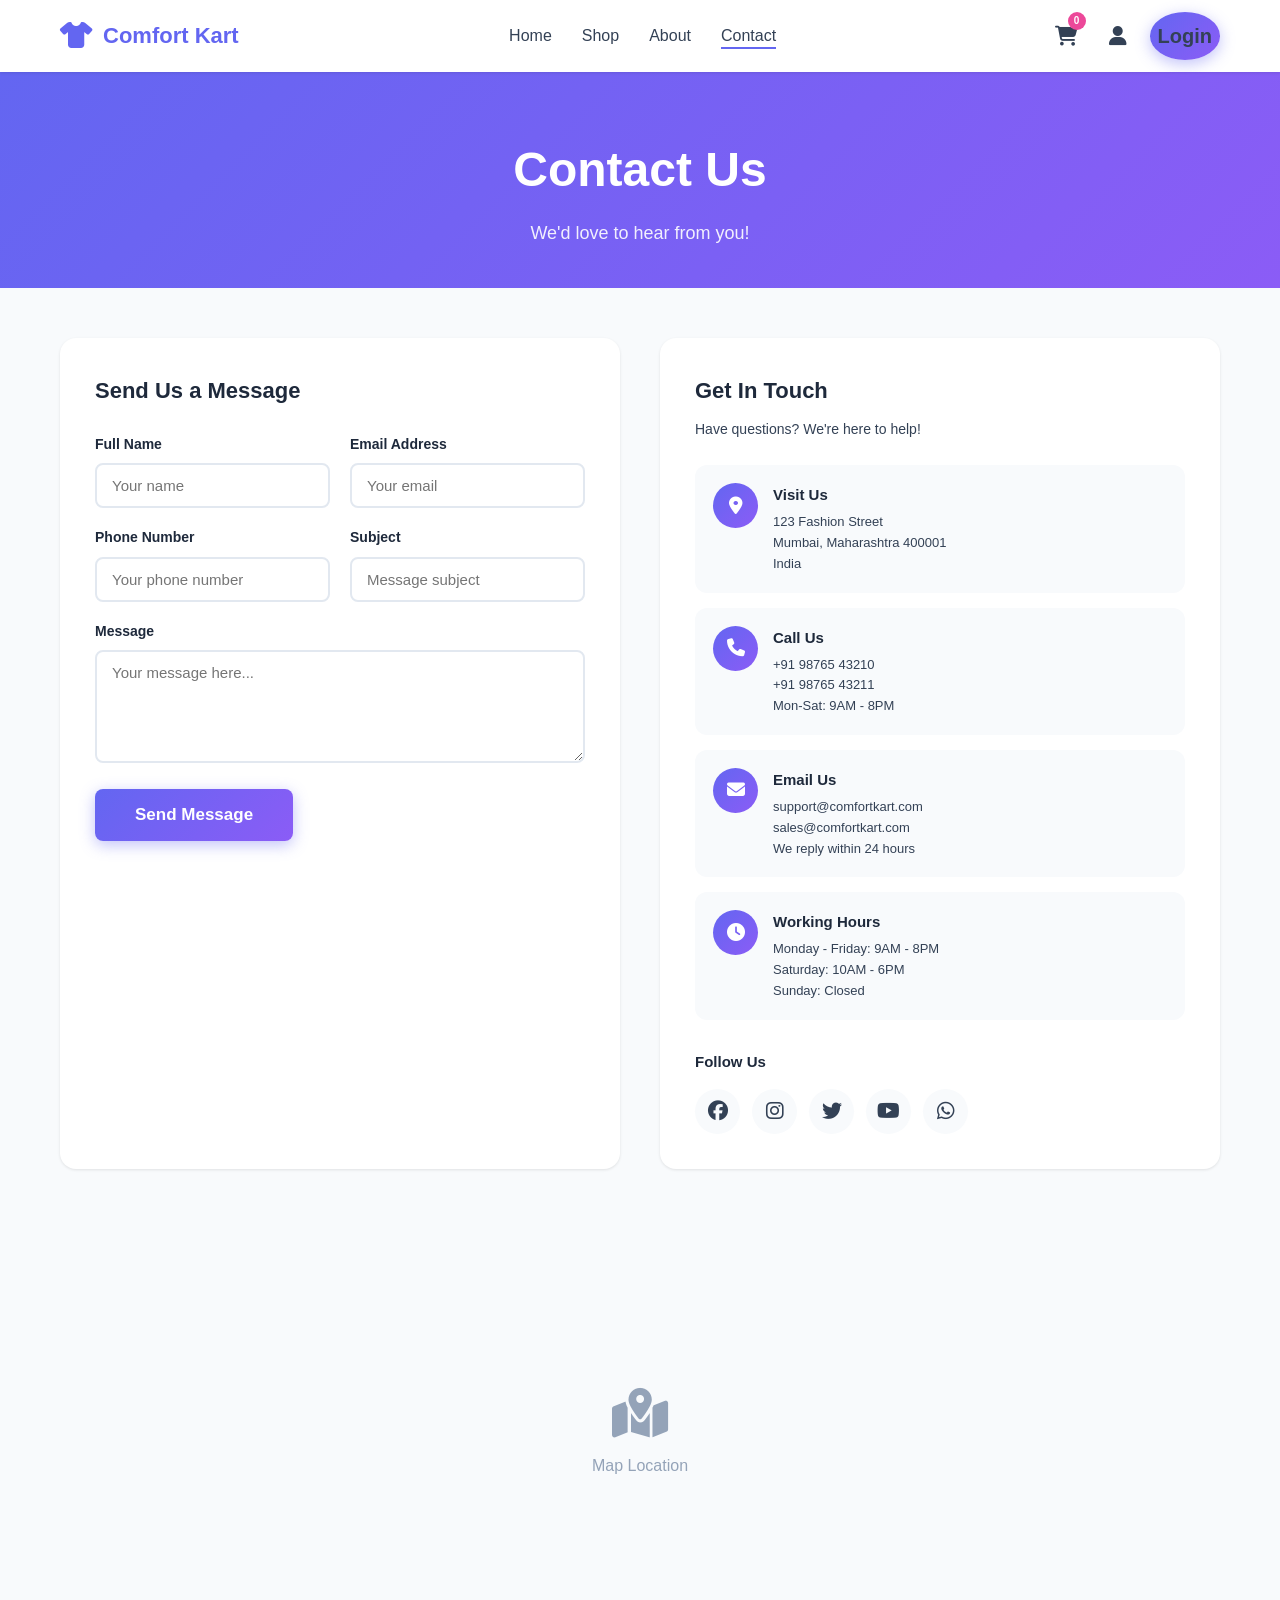
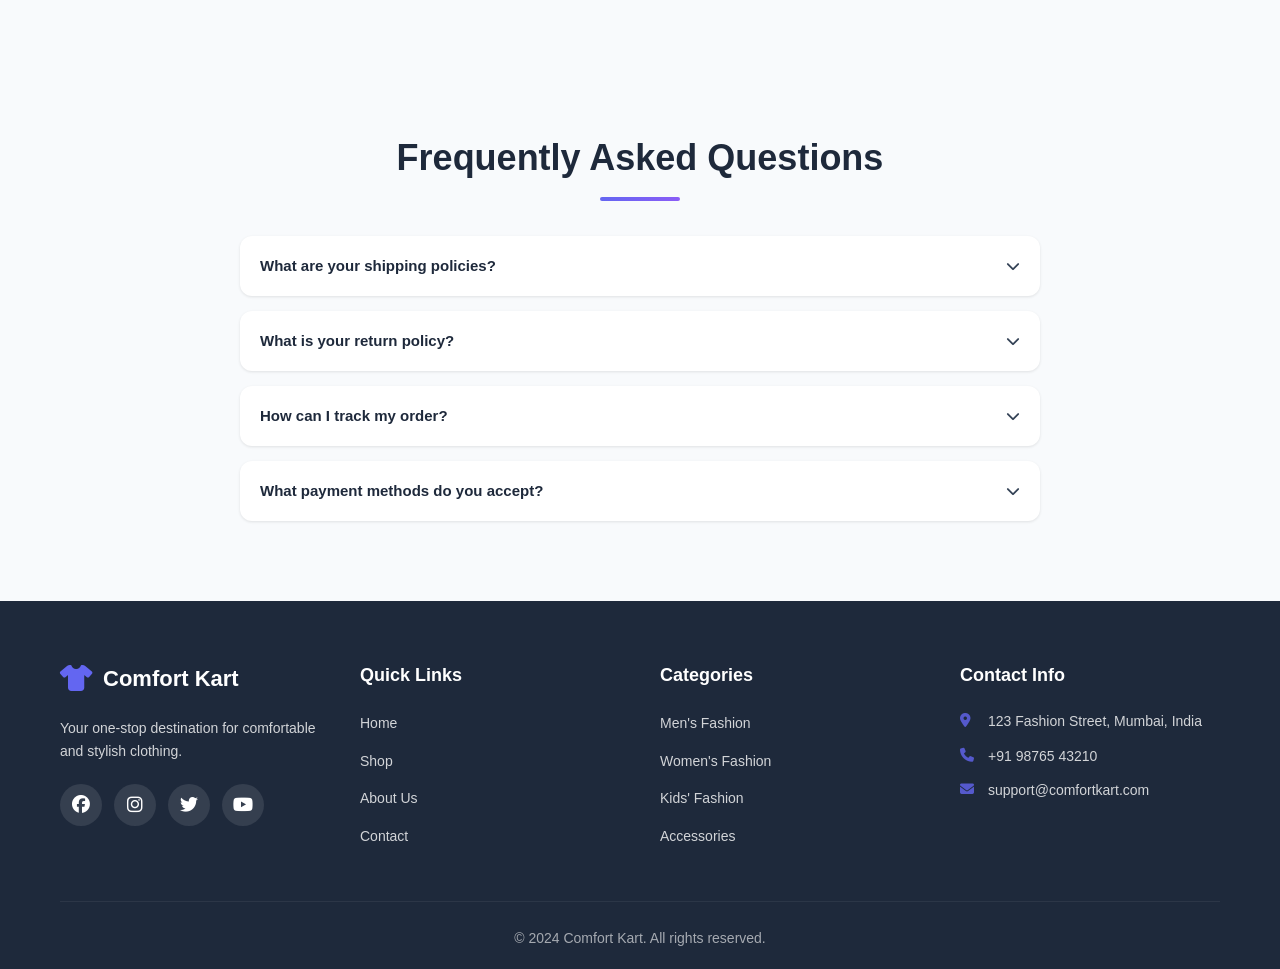
<file: contact.html>
<!DOCTYPE html>
<html lang="en">
<head>
    <meta charset="UTF-8">
    <meta name="viewport" content="width=device-width, initial-scale=1.0">
    <title>Contact Us - Comfort Kart</title>
    <link rel="stylesheet" href="style.css">
    <link rel="stylesheet" href="https://cdnjs.cloudflare.com/ajax/libs/font-awesome/6.4.0/css/all.min.css">
</head>
<body>
    <!-- Navigation Bar -->
    <nav class="navbar">
        <div class="container">
            <div class="logo">
                <a href="index.html">
                    <i class="fas fa-tshirt"></i>
                    <span>Comfort Kart</span>
                </a>
            </div>
            <ul class="nav-links">
                <li><a href="index.html">Home</a></li>
                <li><a href="shop.html">Shop</a></li>
                <li><a href="about.html">About</a></li>
                <li><a href="contact.html" class="active">Contact</a></li>
            </ul>
            <div class="nav-icons">
                <a href="cart.html" aria-label="Shopping Cart"><i class="fas fa-shopping-cart"></i><span class="cart-count">0</span></a>
                <a href="profile.html" aria-label="Profile"><i class="fas fa-user"></i></a>
                <a href="login.html" class="btn btn-primary">Login</a>
            </div>
            <div class="hamburger">
                <span></span>
                <span></span>
                <span></span>
            </div>
        </div>
    </nav>

    <!-- Page Header -->
    <section class="page-header">
        <div class="container">
            <h1>Contact Us</h1>
            <p>We'd love to hear from you!</p>
        </div>
    </section>

    <!-- Contact Section -->
    <section class="contact-section">
        <div class="container">
            <div class="contact-layout">
                <!-- Contact Form -->
                <div class="contact-form-container">
                    <h2>Send Us a Message</h2>
                    <form class="contact-form" id="contactForm">
                        <div class="form-row">
                            <div class="form-group">
                                <label for="name">Full Name</label>
                                <input type="text" id="name" name="name" placeholder="Your name" required>
                            </div>
                            <div class="form-group">
                                <label for="contact-email">Email Address</label>
                                <input type="email" id="contact-email" name="email" placeholder="Your email" required>
                            </div>
                        </div>
                        <div class="form-row">
                            <div class="form-group">
                                <label for="contact-phone">Phone Number</label>
                                <input type="tel" id="contact-phone" name="phone" placeholder="Your phone number">
                            </div>
                            <div class="form-group">
                                <label for="subject">Subject</label>
                                <input type="text" id="subject" name="subject" placeholder="Message subject" required>
                            </div>
                        </div>
                        <div class="form-group">
                            <label for="message">Message</label>
                            <textarea id="message" name="message" rows="5" placeholder="Your message here..." required></textarea>
                        </div>
                        <button type="submit" class="btn btn-primary btn-large">Send Message</button>
                    </form>
                </div>

                <!-- Contact Info -->
                <div class="contact-info-container">
                    <h2>Get In Touch</h2>
                    <p>Have questions? We're here to help!</p>

                    <div class="contact-info-cards">
                        <div class="info-card">
                            <div class="info-icon">
                                <i class="fas fa-map-marker-alt"></i>
                            </div>
                            <div class="info-content">
                                <h4>Visit Us</h4>
                                <p>123 Fashion Street<br>Mumbai, Maharashtra 400001<br>India</p>
                            </div>
                        </div>

                        <div class="info-card">
                            <div class="info-icon">
                                <i class="fas fa-phone"></i>
                            </div>
                            <div class="info-content">
                                <h4>Call Us</h4>
                                <p>+91 98765 43210<br>+91 98765 43211<br>Mon-Sat: 9AM - 8PM</p>
                            </div>
                        </div>

                        <div class="info-card">
                            <div class="info-icon">
                                <i class="fas fa-envelope"></i>
                            </div>
                            <div class="info-content">
                                <h4>Email Us</h4>
                                <p>support@comfortkart.com<br>sales@comfortkart.com<br>We reply within 24 hours</p>
                            </div>
                        </div>

                        <div class="info-card">
                            <div class="info-icon">
                                <i class="fas fa-clock"></i>
                            </div>
                            <div class="info-content">
                                <h4>Working Hours</h4>
                                <p>Monday - Friday: 9AM - 8PM<br>Saturday: 10AM - 6PM<br>Sunday: Closed</p>
                            </div>
                        </div>
                    </div>

                    <div class="social-contact">
                        <h4>Follow Us</h4>
                        <div class="social-links-large">
                            <a href="#" aria-label="Facebook"><i class="fab fa-facebook"></i></a>
                            <a href="#" aria-label="Instagram"><i class="fab fa-instagram"></i></a>
                            <a href="#" aria-label="Twitter"><i class="fab fa-twitter"></i></a>
                            <a href="#" aria-label="YouTube"><i class="fab fa-youtube"></i></a>
                            <a href="#" aria-label="WhatsApp"><i class="fab fa-whatsapp"></i></a>
                        </div>
                    </div>
                </div>
            </div>
        </div>
    </section>

    <!-- Map Section -->
    <section class="map-section">
        <div class="map-placeholder">
            <i class="fas fa-map-marked-alt"></i>
            <p>Map Location</p>
        </div>
    </section>

    <!-- FAQ Section -->
    <section class="faq-section">
        <div class="container">
            <h2 class="section-title">Frequently Asked Questions</h2>
            <div class="faq-grid">
                <div class="faq-item">
                    <div class="faq-question">
                        <h4>What are your shipping policies?</h4>
                        <i class="fas fa-chevron-down"></i>
                    </div>
                    <div class="faq-answer">
                        <p>We offer free shipping on all orders above ₹999. Standard delivery takes 3-5 business days. Express delivery is available for ₹99 and takes 1-2 business days.</p>
                    </div>
                </div>

                <div class="faq-item">
                    <div class="faq-question">
                        <h4>What is your return policy?</h4>
                        <i class="fas fa-chevron-down"></i>
                    </div>
                    <div class="faq-answer">
                        <p>We offer a 7-day return policy on all products. Items must be unused, in original packaging, with tags attached. Refunds are processed within 5-7 business days.</p>
                    </div>
                </div>

                <div class="faq-item">
                    <div class="faq-question">
                        <h4>How can I track my order?</h4>
                        <i class="fas fa-chevron-down"></i>
                    </div>
                    <div class="faq-answer">
                        <p>Once your order is shipped, you'll receive a tracking link via email and SMS. You can also track your order from your account dashboard.</p>
                    </div>
                </div>

                <div class="faq-item">
                    <div class="faq-question">
                        <h4>What payment methods do you accept?</h4>
                        <i class="fas fa-chevron-down"></i>
                    </div>
                    <div class="faq-answer">
                        <p>We accept all major credit/debit cards, UPI, net banking, and cash on delivery. All payments are 100% secure.</p>
                    </div>
                </div>
            </div>
        </div>
    </section>

    <!-- Footer -->
    <footer class="footer">
        <div class="container">
            <div class="footer-grid">
                <div class="footer-col">
                    <div class="footer-logo">
                        <i class="fas fa-tshirt"></i>
                        <span>Comfort Kart</span>
                    </div>
                    <p>Your one-stop destination for comfortable and stylish clothing.</p>
                    <div class="social-links">
                        <a href="#" aria-label="Facebook"><i class="fab fa-facebook"></i></a>
                        <a href="#" aria-label="Instagram"><i class="fab fa-instagram"></i></a>
                        <a href="#" aria-label="Twitter"><i class="fab fa-twitter"></i></a>
                        <a href="#" aria-label="YouTube"><i class="fab fa-youtube"></i></a>
                    </div>
                </div>
                <div class="footer-col">
                    <h3>Quick Links</h3>
                    <ul>
                        <li><a href="index.html">Home</a></li>
                        <li><a href="shop.html">Shop</a></li>
                        <li><a href="about.html">About Us</a></li>
                        <li><a href="contact.html">Contact</a></li>
                    </ul>
                </div>
                <div class="footer-col">
                    <h3>Categories</h3>
                    <ul>
                        <li><a href="shop.html?category=men">Men's Fashion</a></li>
                        <li><a href="shop.html?category=women">Women's Fashion</a></li>
                        <li><a href="shop.html?category=kids">Kids' Fashion</a></li>
                        <li><a href="shop.html?category=accessories">Accessories</a></li>
                    </ul>
                </div>
                <div class="footer-col">
                    <h3>Contact Info</h3>
                    <ul class="contact-info">
                        <li><i class="fas fa-map-marker-alt"></i> 123 Fashion Street, Mumbai, India</li>
                        <li><i class="fas fa-phone"></i> +91 98765 43210</li>
                        <li><i class="fas fa-envelope"></i> support@comfortkart.com</li>
                    </ul>
                </div>
            </div>
            <div class="footer-bottom">
                <p>&copy; 2024 Comfort Kart. All rights reserved.</p>
            </div>
        </div>
    </footer>

    <script src="script.js"></script>
</body>
</html>
</file>
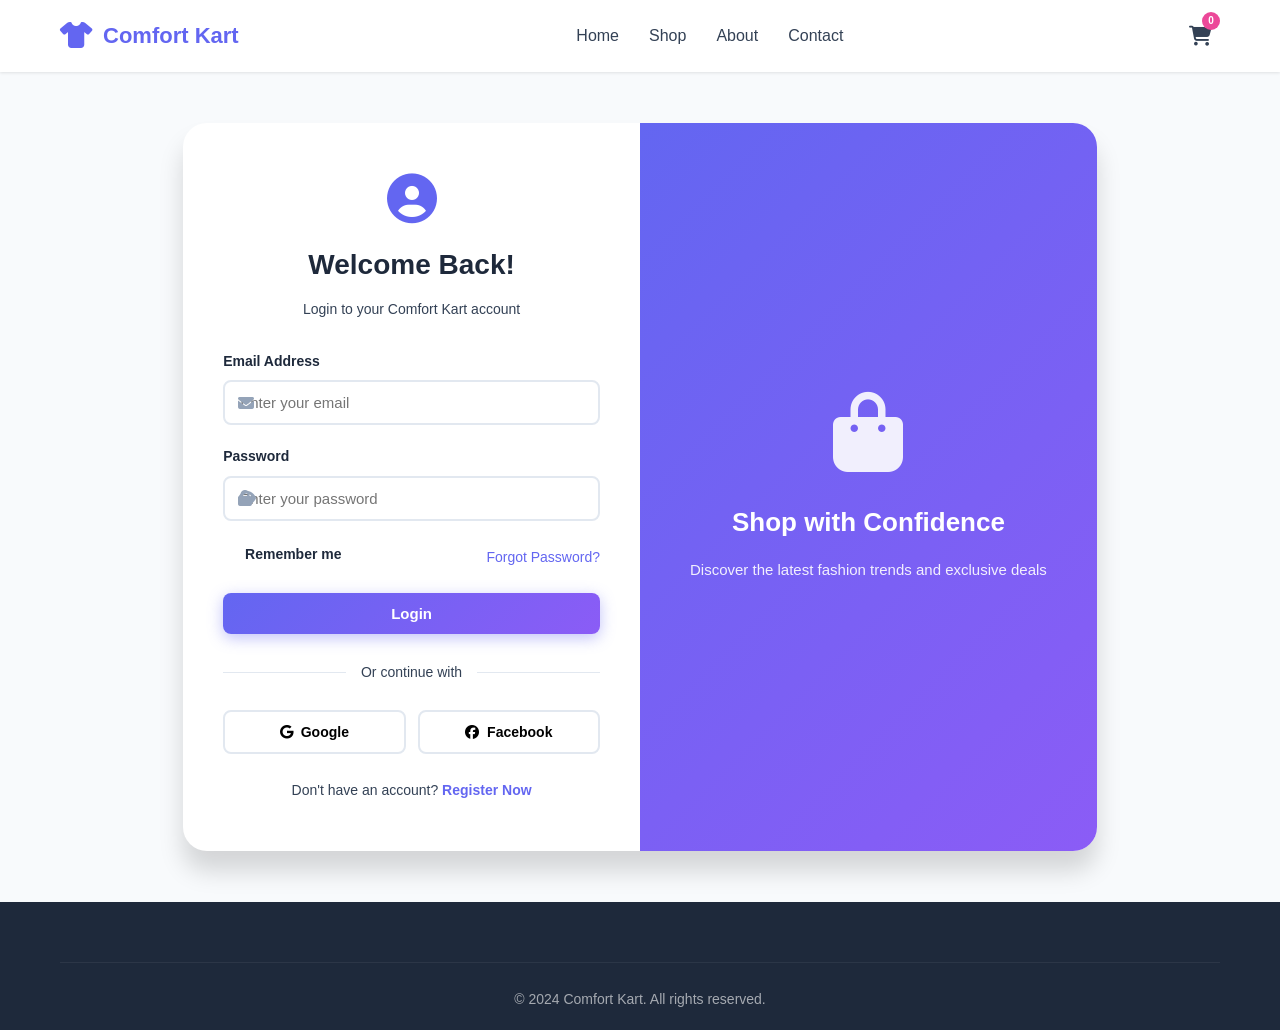
<file: login.html>
<!DOCTYPE html>
<html lang="en">
<head>
    <meta charset="UTF-8">
    <meta name="viewport" content="width=device-width, initial-scale=1.0">
    <title>Login - Comfort Kart</title>
    <link rel="stylesheet" href="style.css">
    <link rel="stylesheet" href="https://cdnjs.cloudflare.com/ajax/libs/font-awesome/6.4.0/css/all.min.css">
</head>
<body>
    <!-- Navigation Bar -->
    <nav class="navbar">
        <div class="container">
            <div class="logo">
                <a href="index.html">
                    <i class="fas fa-tshirt"></i>
                    <span>Comfort Kart</span>
                </a>
            </div>
            <ul class="nav-links">
                <li><a href="index.html">Home</a></li>
                <li><a href="shop.html">Shop</a></li>
                <li><a href="about.html">About</a></li>
                <li><a href="contact.html">Contact</a></li>
            </ul>
            <div class="nav-icons">
                <a href="cart.html"><i class="fas fa-shopping-cart"></i><span class="cart-count">0</span></a>
            </div>
            <div class="hamburger">
                <span></span>
                <span></span>
                <span></span>
            </div>
        </div>
    </nav>

    <!-- Login Section -->
    <section class="auth-section">
        <div class="auth-container">
            <div class="auth-box">
                <div class="auth-header">
                    <i class="fas fa-user-circle"></i>
                    <h2>Welcome Back!</h2>
                    <p>Login to your Comfort Kart account</p>
                </div>
                <form class="auth-form" id="loginForm">
                    <div class="form-group">
                        <label for="email">Email Address</label>
                        <div class="input-icon">
                            <i class="fas fa-envelope"></i>
                            <input type="email" id="email" name="email" placeholder="Enter your email" required>
                        </div>
                    </div>
                    <div class="form-group">
                        <label for="password">Password</label>
                        <div class="input-icon">
                            <i class="fas fa-lock"></i>
                            <input type="password" id="password" name="password" placeholder="Enter your password" required>
                            <i class="fas fa-eye toggle-password"></i>
                        </div>
                    </div>
                    <div class="form-options">
                        <label class="checkbox-label">
                            <input type="checkbox" name="remember">
                            <span>Remember me</span>
                        </label>
                        <a href="#" class="forgot-password">Forgot Password?</a>
                    </div>
                    <button type="submit" class="btn btn-primary btn-full">Login</button>
                </form>
                <div class="auth-divider">
                    <span>Or continue with</span>
                </div>
                <div class="social-login">
                    <button class="social-btn google-btn">
                        <i class="fab fa-google"></i>
                        Google
                    </button>
                    <button class="social-btn facebook-btn">
                        <i class="fab fa-facebook"></i>
                        Facebook
                    </button>
                </div>
                <div class="auth-footer">
                    <p>Don't have an account? <a href="register.html">Register Now</a></p>
                </div>
            </div>
            <div class="auth-image">
                <div class="auth-image-content">
                    <i class="fas fa-shopping-bag"></i>
                    <h3>Shop with Confidence</h3>
                    <p>Discover the latest fashion trends and exclusive deals</p>
                </div>
            </div>
        </div>
    </section>

    <!-- Footer -->
    <footer class="footer">
        <div class="container">
            <div class="footer-bottom">
                <p>&copy; 2024 Comfort Kart. All rights reserved.</p>
            </div>
        </div>
    </footer>

    <script src="script.js"></script>
</body>
</html>
</file>
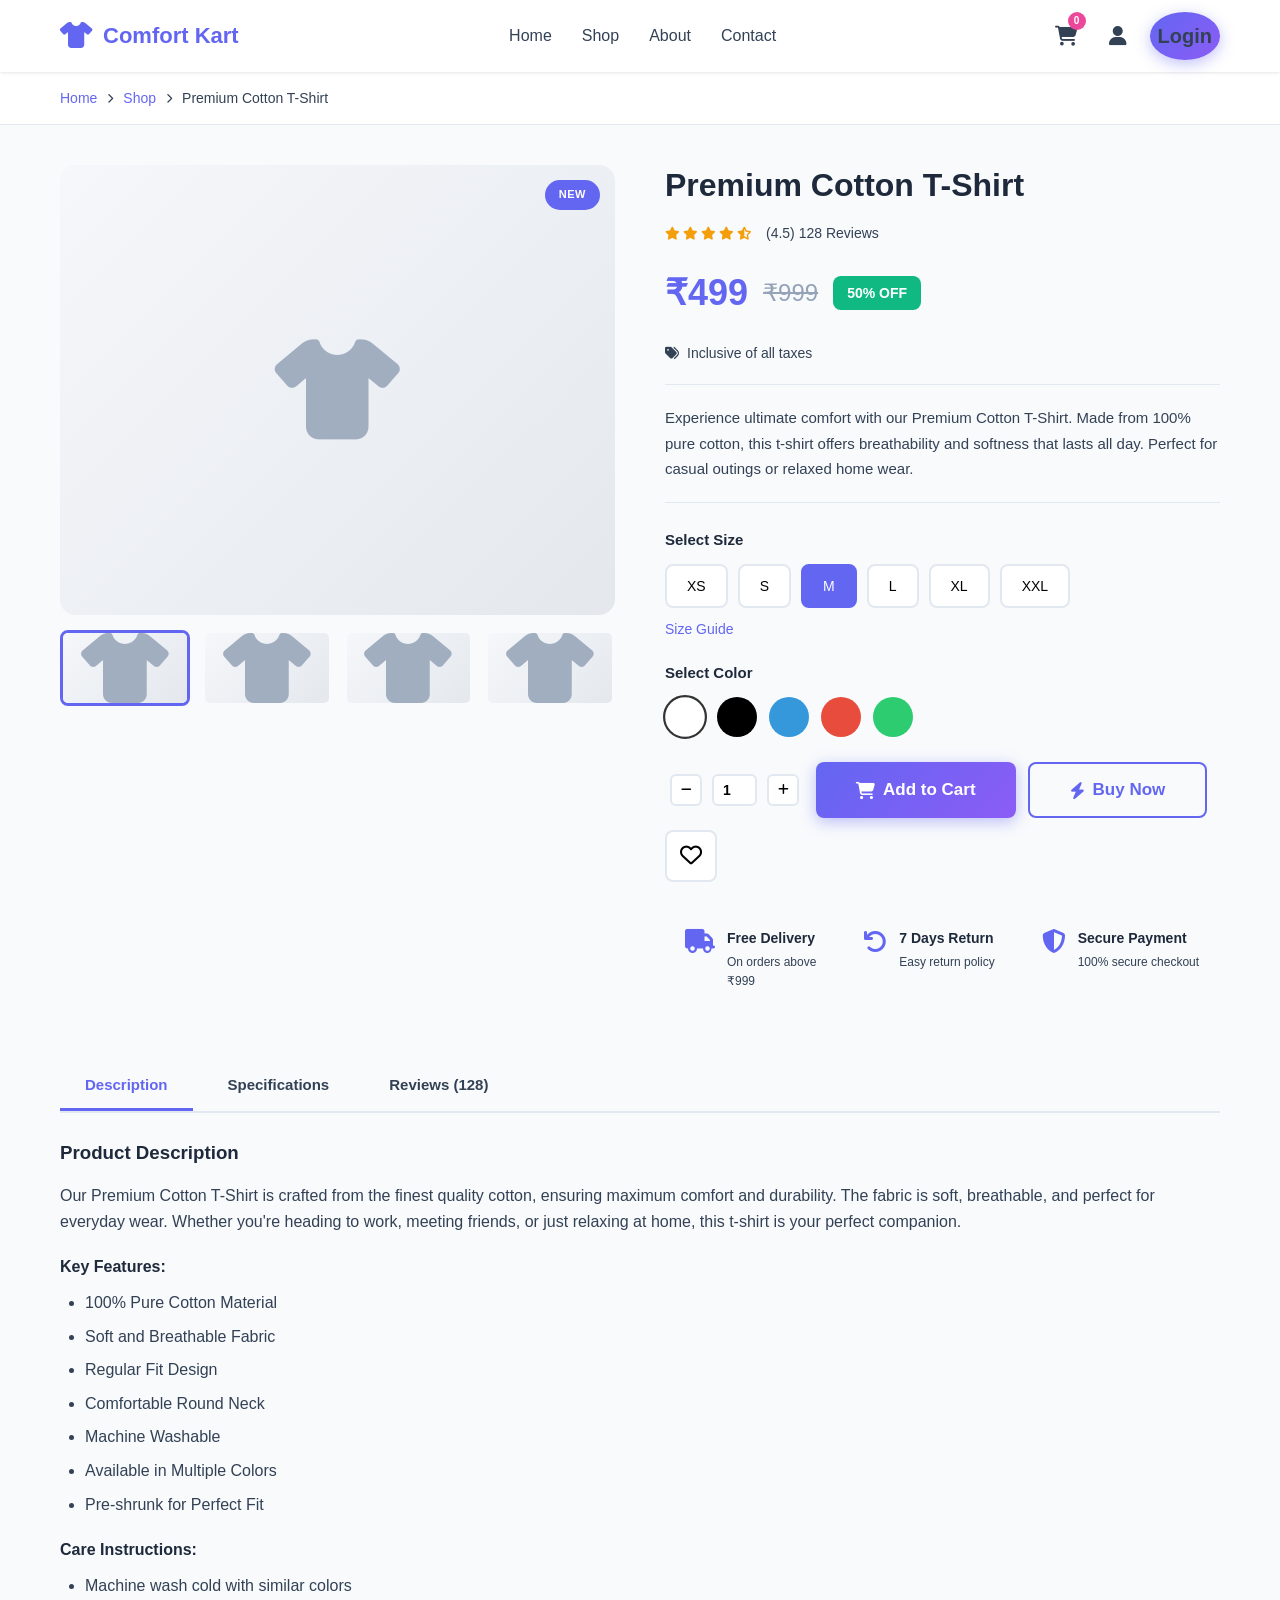
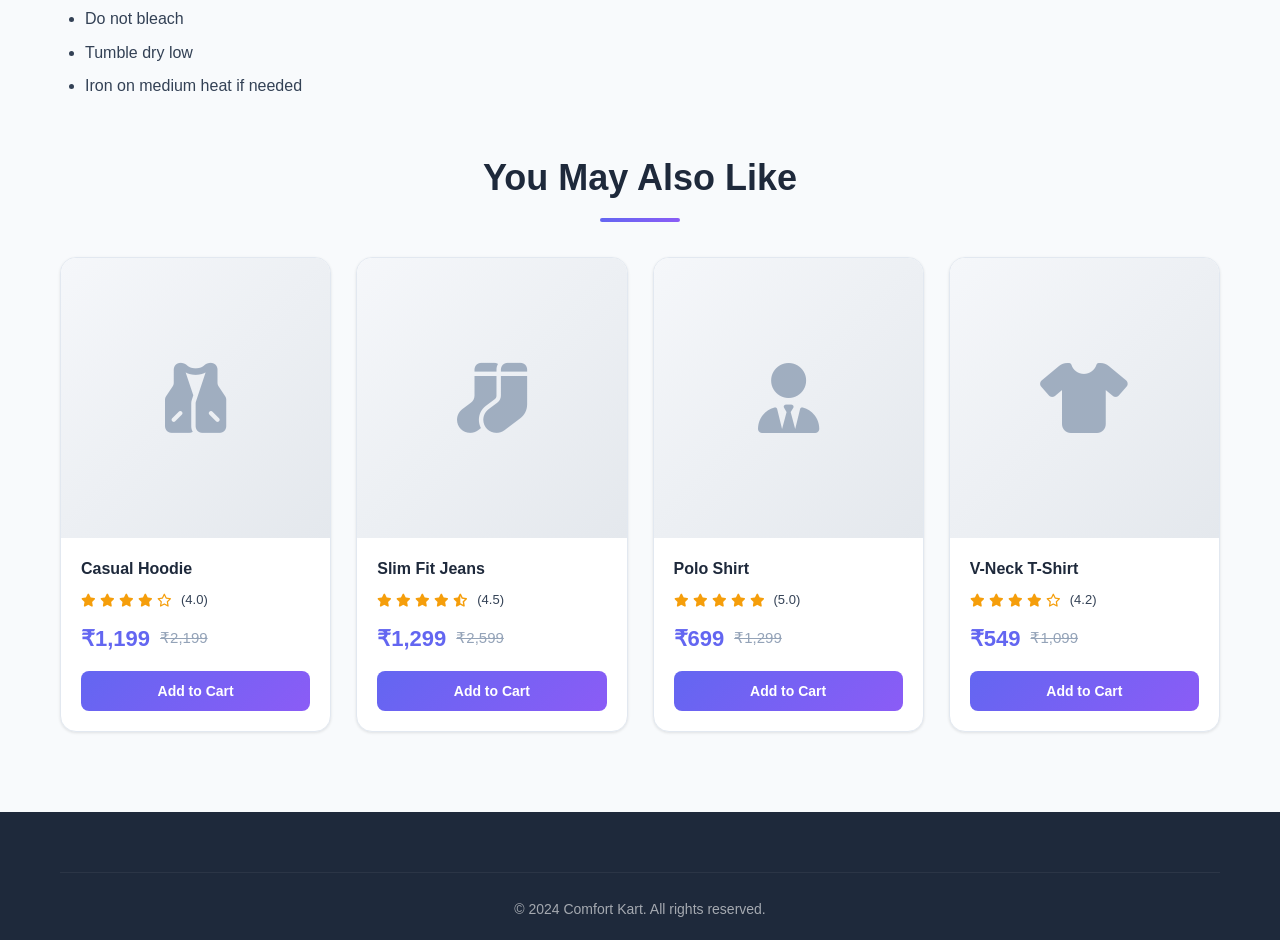
<file: product.html>
<!DOCTYPE html>
<html lang="en">
<head>
    <meta charset="UTF-8">
    <meta name="viewport" content="width=device-width, initial-scale=1.0">
    <title>Product Details - Comfort Kart</title>
    <link rel="stylesheet" href="style.css">
    <link rel="stylesheet" href="https://cdnjs.cloudflare.com/ajax/libs/font-awesome/6.4.0/css/all.min.css">
</head>
<body>
    <!-- Navigation Bar -->
    <nav class="navbar">
        <div class="container">
            <div class="logo">
                <a href="index.html">
                    <i class="fas fa-tshirt"></i>
                    <span>Comfort Kart</span>
                </a>
            </div>
            <ul class="nav-links">
                <li><a href="index.html">Home</a></li>
                <li><a href="shop.html">Shop</a></li>
                <li><a href="about.html">About</a></li>
                <li><a href="contact.html">Contact</a></li>
            </ul>
            <div class="nav-icons">
                <a href="cart.html" aria-label="Shopping Cart"><i class="fas fa-shopping-cart"></i><span class="cart-count">0</span></a>
                <a href="profile.html" aria-label="Profile"><i class="fas fa-user"></i></a>
                <a href="login.html" class="btn btn-primary">Login</a>
            </div>
            <div class="hamburger">
                <span></span>
                <span></span>
                <span></span>
            </div>
        </div>
    </nav>

    <!-- Breadcrumb -->
    <div class="breadcrumb">
        <div class="container">
            <a href="index.html">Home</a>
            <i class="fas fa-chevron-right"></i>
            <a href="shop.html">Shop</a>
            <i class="fas fa-chevron-right"></i>
            <span>Premium Cotton T-Shirt</span>
        </div>
    </div>

    <!-- Product Details Section -->
    <section class="product-detail-section">
        <div class="container">
            <div class="product-detail-layout">
                <!-- Product Images -->
                <div class="product-images">
                    <div class="main-image">
                        <div class="product-badge">New</div>
                        <div class="placeholder-img large">
                            <i class="fas fa-tshirt"></i>
                        </div>
                    </div>
                    <div class="thumbnail-images">
                        <div class="thumbnail active">
                            <div class="placeholder-img">
                                <i class="fas fa-tshirt"></i>
                            </div>
                        </div>
                        <div class="thumbnail">
                            <div class="placeholder-img">
                                <i class="fas fa-tshirt"></i>
                            </div>
                        </div>
                        <div class="thumbnail">
                            <div class="placeholder-img">
                                <i class="fas fa-tshirt"></i>
                            </div>
                        </div>
                        <div class="thumbnail">
                            <div class="placeholder-img">
                                <i class="fas fa-tshirt"></i>
                            </div>
                        </div>
                    </div>
                </div>

                <!-- Product Info -->
                <div class="product-detail-info">
                    <h1 class="product-title">Premium Cotton T-Shirt</h1>
                    
                    <div class="product-rating">
                        <div class="stars">
                            <i class="fas fa-star"></i>
                            <i class="fas fa-star"></i>
                            <i class="fas fa-star"></i>
                            <i class="fas fa-star"></i>
                            <i class="fas fa-star-half-alt"></i>
                        </div>
                        <span class="rating-count">(4.5) 128 Reviews</span>
                    </div>

                    <div class="product-price-section">
                        <div class="price-main">₹499</div>
                        <div class="price-old">₹999</div>
                        <div class="price-discount">50% OFF</div>
                    </div>

                    <div class="price-note">
                        <i class="fas fa-tags"></i>
                        <span>Inclusive of all taxes</span>
                    </div>

                    <div class="product-description">
                        <p>Experience ultimate comfort with our Premium Cotton T-Shirt. Made from 100% pure cotton, this t-shirt offers breathability and softness that lasts all day. Perfect for casual outings or relaxed home wear.</p>
                    </div>

                    <div class="product-options">
                        <div class="option-group">
                            <h4>Select Size</h4>
                            <div class="size-options">
                                <button class="size-option">XS</button>
                                <button class="size-option">S</button>
                                <button class="size-option active">M</button>
                                <button class="size-option">L</button>
                                <button class="size-option">XL</button>
                                <button class="size-option">XXL</button>
                            </div>
                            <a href="#" class="size-guide">Size Guide</a>
                        </div>

                        <div class="option-group">
                            <h4>Select Color</h4>
                            <div class="color-options">
                                <button class="color-option active" style="background: #fff; border: 2px solid #333;" aria-label="White"></button>
                                <button class="color-option" style="background: #000;" aria-label="Black"></button>
                                <button class="color-option" style="background: #3498db;" aria-label="Blue"></button>
                                <button class="color-option" style="background: #e74c3c;" aria-label="Red"></button>
                                <button class="color-option" style="background: #2ecc71;" aria-label="Green"></button>
                            </div>
                        </div>
                    </div>

                    <div class="product-actions">
                        <div class="quantity-selector">
                            <button class="qty-btn minus" aria-label="Decrease Quantity"><i class="fas fa-minus"></i></button>
                            <input type="number" value="1" min="1" class="qty-input" aria-label="Quantity">
                            <button class="qty-btn plus" aria-label="Increase Quantity"><i class="fas fa-plus"></i></button>
                        </div>
                        <button class="btn btn-primary btn-large">
                            <i class="fas fa-shopping-cart"></i> Add to Cart
                        </button>
                        <button class="btn btn-outline btn-large">
                            <i class="fas fa-bolt"></i> Buy Now
                        </button>
                        <button class="btn-icon-large" aria-label="Add to Wishlist">
                            <i class="far fa-heart"></i>
                        </button>
                    </div>

                    <div class="product-features">
                        <div class="feature-item">
                            <i class="fas fa-truck"></i>
                            <div>
                                <h5>Free Delivery</h5>
                                <p>On orders above ₹999</p>
                            </div>
                        </div>
                        <div class="feature-item">
                            <i class="fas fa-undo"></i>
                            <div>
                                <h5>7 Days Return</h5>
                                <p>Easy return policy</p>
                            </div>
                        </div>
                        <div class="feature-item">
                            <i class="fas fa-shield-alt"></i>
                            <div>
                                <h5>Secure Payment</h5>
                                <p>100% secure checkout</p>
                            </div>
                        </div>
                    </div>
                </div>
            </div>

            <!-- Product Details Tabs -->
            <div class="product-tabs">
                <div class="tab-buttons">
                    <button class="tab-btn active" data-tab="description">Description</button>
                    <button class="tab-btn" data-tab="specifications">Specifications</button>
                    <button class="tab-btn" data-tab="reviews">Reviews (128)</button>
                </div>

                <div class="tab-content">
                    <div class="tab-pane active" id="description">
                        <h3>Product Description</h3>
                        <p>Our Premium Cotton T-Shirt is crafted from the finest quality cotton, ensuring maximum comfort and durability. The fabric is soft, breathable, and perfect for everyday wear. Whether you're heading to work, meeting friends, or just relaxing at home, this t-shirt is your perfect companion.</p>
                        
                        <h4>Key Features:</h4>
                        <ul>
                            <li>100% Pure Cotton Material</li>
                            <li>Soft and Breathable Fabric</li>
                            <li>Regular Fit Design</li>
                            <li>Comfortable Round Neck</li>
                            <li>Machine Washable</li>
                            <li>Available in Multiple Colors</li>
                            <li>Pre-shrunk for Perfect Fit</li>
                        </ul>

                        <h4>Care Instructions:</h4>
                        <ul>
                            <li>Machine wash cold with similar colors</li>
                            <li>Do not bleach</li>
                            <li>Tumble dry low</li>
                            <li>Iron on medium heat if needed</li>
                        </ul>
                    </div>

                    <div class="tab-pane" id="specifications">
                        <h3>Specifications</h3>
                        <table class="specs-table">
                            <tr>
                                <td><strong>Material</strong></td>
                                <td>100% Cotton</td>
                            </tr>
                            <tr>
                                <td><strong>Fit</strong></td>
                                <td>Regular Fit</td>
                            </tr>
                            <tr>
                                <td><strong>Neck Type</strong></td>
                                <td>Round Neck</td>
                            </tr>
                            <tr>
                                <td><strong>Sleeve Type</strong></td>
                                <td>Short Sleeve</td>
                            </tr>
                            <tr>
                                <td><strong>Pattern</strong></td>
                                <td>Solid</td>
                            </tr>
                            <tr>
                                <td><strong>Occasion</strong></td>
                                <td>Casual</td>
                            </tr>
                            <tr>
                                <td><strong>Country of Origin</strong></td>
                                <td>India</td>
                            </tr>
                        </table>
                    </div>

                    <div class="tab-pane" id="reviews">
                        <h3>Customer Reviews</h3>
                        
                        <div class="review-summary">
                            <div class="rating-overview">
                                <div class="rating-score">4.5</div>
                                <div class="rating-stars">
                                    <i class="fas fa-star"></i>
                                    <i class="fas fa-star"></i>
                                    <i class="fas fa-star"></i>
                                    <i class="fas fa-star"></i>
                                    <i class="fas fa-star-half-alt"></i>
                                </div>
                                <p>Based on 128 reviews</p>
                            </div>
                            <div class="rating-bars">
                                <div class="rating-bar">
                                    <span>5 <i class="fas fa-star"></i></span>
                                    <div class="bar"><div class="fill" style="width: 70%;"></div></div>
                                    <span>70%</span>
                                </div>
                                <div class="rating-bar">
                                    <span>4 <i class="fas fa-star"></i></span>
                                    <div class="bar"><div class="fill" style="width: 20%;"></div></div>
                                    <span>20%</span>
                                </div>
                                <div class="rating-bar">
                                    <span>3 <i class="fas fa-star"></i></span>
                                    <div class="bar"><div class="fill" style="width: 7%;"></div></div>
                                    <span>7%</span>
                                </div>
                                <div class="rating-bar">
                                    <span>2 <i class="fas fa-star"></i></span>
                                    <div class="bar"><div class="fill" style="width: 2%;"></div></div>
                                    <span>2%</span>
                                </div>
                                <div class="rating-bar">
                                    <span>1 <i class="fas fa-star"></i></span>
                                    <div class="bar"><div class="fill" style="width: 1%;"></div></div>
                                    <span>1%</span>
                                </div>
                            </div>
                        </div>

                        <div class="reviews-list">
                            <div class="review-item">
                                <div class="review-header">
                                    <div class="reviewer-info">
                                        <div class="reviewer-avatar">R</div>
                                        <div>
                                            <h5>Rahul Kumar</h5>
                                            <div class="review-stars">
                                                <i class="fas fa-star"></i>
                                                <i class="fas fa-star"></i>
                                                <i class="fas fa-star"></i>
                                                <i class="fas fa-star"></i>
                                                <i class="fas fa-star"></i>
                                            </div>
                                        </div>
                                    </div>
                                    <span class="review-date">2 days ago</span>
                                </div>
                                <p class="review-text">Excellent quality! The fabric is soft and comfortable. Fits perfectly. Highly recommended!</p>
                                <div class="review-helpful">
                                    <button><i class="fas fa-thumbs-up"></i> Helpful (12)</button>
                                </div>
                            </div>

                            <div class="review-item">
                                <div class="review-header">
                                    <div class="reviewer-info">
                                        <div class="reviewer-avatar">P</div>
                                        <div>
                                            <h5>Priya Sharma</h5>
                                            <div class="review-stars">
                                                <i class="fas fa-star"></i>
                                                <i class="fas fa-star"></i>
                                                <i class="fas fa-star"></i>
                                                <i class="fas fa-star"></i>
                                                <i class="far fa-star"></i>
                                            </div>
                                        </div>
                                    </div>
                                    <span class="review-date">1 week ago</span>
                                </div>
                                <p class="review-text">Good product for the price. Material is nice but the color was slightly different from the image.</p>
                                <div class="review-helpful">
                                    <button><i class="fas fa-thumbs-up"></i> Helpful (8)</button>
                                </div>
                            </div>

                            <div class="review-item">
                                <div class="review-header">
                                    <div class="reviewer-info">
                                        <div class="reviewer-avatar">A</div>
                                        <div>
                                            <h5>Amit Singh</h5>
                                            <div class="review-stars">
                                                <i class="fas fa-star"></i>
                                                <i class="fas fa-star"></i>
                                                <i class="fas fa-star"></i>
                                                <i class="fas fa-star"></i>
                                                <i class="fas fa-star"></i>
                                            </div>
                                        </div>
                                    </div>
                                    <span class="review-date">2 weeks ago</span>
                                </div>
                                <p class="review-text">Amazing t-shirt! Very comfortable and the quality is outstanding. Will definitely buy more.</p>
                                <div class="review-helpful">
                                    <button><i class="fas fa-thumbs-up"></i> Helpful (15)</button>
                                </div>
                            </div>
                        </div>

                        <button class="btn btn-outline">Load More Reviews</button>
                    </div>
                </div>
            </div>

            <!-- Related Products -->
            <div class="related-products">
                <h2 class="section-title">You May Also Like</h2>
                <div class="product-grid">
                    <div class="product-card">
                        <div class="product-image">
                            <div class="placeholder-img">
                                <i class="fas fa-vest"></i>
                            </div>
                        </div>
                        <div class="product-info">
                            <h3>Casual Hoodie</h3>
                            <div class="product-rating">
                                <i class="fas fa-star"></i>
                                <i class="fas fa-star"></i>
                                <i class="fas fa-star"></i>
                                <i class="fas fa-star"></i>
                                <i class="far fa-star"></i>
                                <span>(4.0)</span>
                            </div>
                            <div class="product-price">
                                <span class="price">₹1,199</span>
                                <span class="old-price">₹2,199</span>
                            </div>
                            <button class="btn btn-add-cart">Add to Cart</button>
                        </div>
                    </div>

                    <div class="product-card">
                        <div class="product-image">
                            <div class="placeholder-img">
                                <i class="fas fa-socks"></i>
                            </div>
                        </div>
                        <div class="product-info">
                            <h3>Slim Fit Jeans</h3>
                            <div class="product-rating">
                                <i class="fas fa-star"></i>
                                <i class="fas fa-star"></i>
                                <i class="fas fa-star"></i>
                                <i class="fas fa-star"></i>
                                <i class="fas fa-star-half-alt"></i>
                                <span>(4.5)</span>
                            </div>
                            <div class="product-price">
                                <span class="price">₹1,299</span>
                                <span class="old-price">₹2,599</span>
                            </div>
                            <button class="btn btn-add-cart">Add to Cart</button>
                        </div>
                    </div>

                    <div class="product-card">
                        <div class="product-image">
                            <div class="placeholder-img">
                                <i class="fas fa-user-tie"></i>
                            </div>
                        </div>
                        <div class="product-info">
                            <h3>Polo Shirt</h3>
                            <div class="product-rating">
                                <i class="fas fa-star"></i>
                                <i class="fas fa-star"></i>
                                <i class="fas fa-star"></i>
                                <i class="fas fa-star"></i>
                                <i class="fas fa-star"></i>
                                <span>(5.0)</span>
                            </div>
                            <div class="product-price">
                                <span class="price">₹699</span>
                                <span class="old-price">₹1,299</span>
                            </div>
                            <button class="btn btn-add-cart">Add to Cart</button>
                        </div>
                    </div>

                    <div class="product-card">
                        <div class="product-image">
                            <div class="placeholder-img">
                                <i class="fas fa-tshirt"></i>
                            </div>
                        </div>
                        <div class="product-info">
                            <h3>V-Neck T-Shirt</h3>
                            <div class="product-rating">
                                <i class="fas fa-star"></i>
                                <i class="fas fa-star"></i>
                                <i class="fas fa-star"></i>
                                <i class="fas fa-star"></i>
                                <i class="far fa-star"></i>
                                <span>(4.2)</span>
                            </div>
                            <div class="product-price">
                                <span class="price">₹549</span>
                                <span class="old-price">₹1,099</span>
                            </div>
                            <button class="btn btn-add-cart">Add to Cart</button>
                        </div>
                    </div>
                </div>
            </div>
        </div>
    </section>

    <!-- Footer -->
    <footer class="footer">
        <div class="container">
            <div class="footer-bottom">
                <p>&copy; 2024 Comfort Kart. All rights reserved.</p>
            </div>
        </div>
    </footer>

    <script src="script.js"></script>
</body>
</html>
</file>
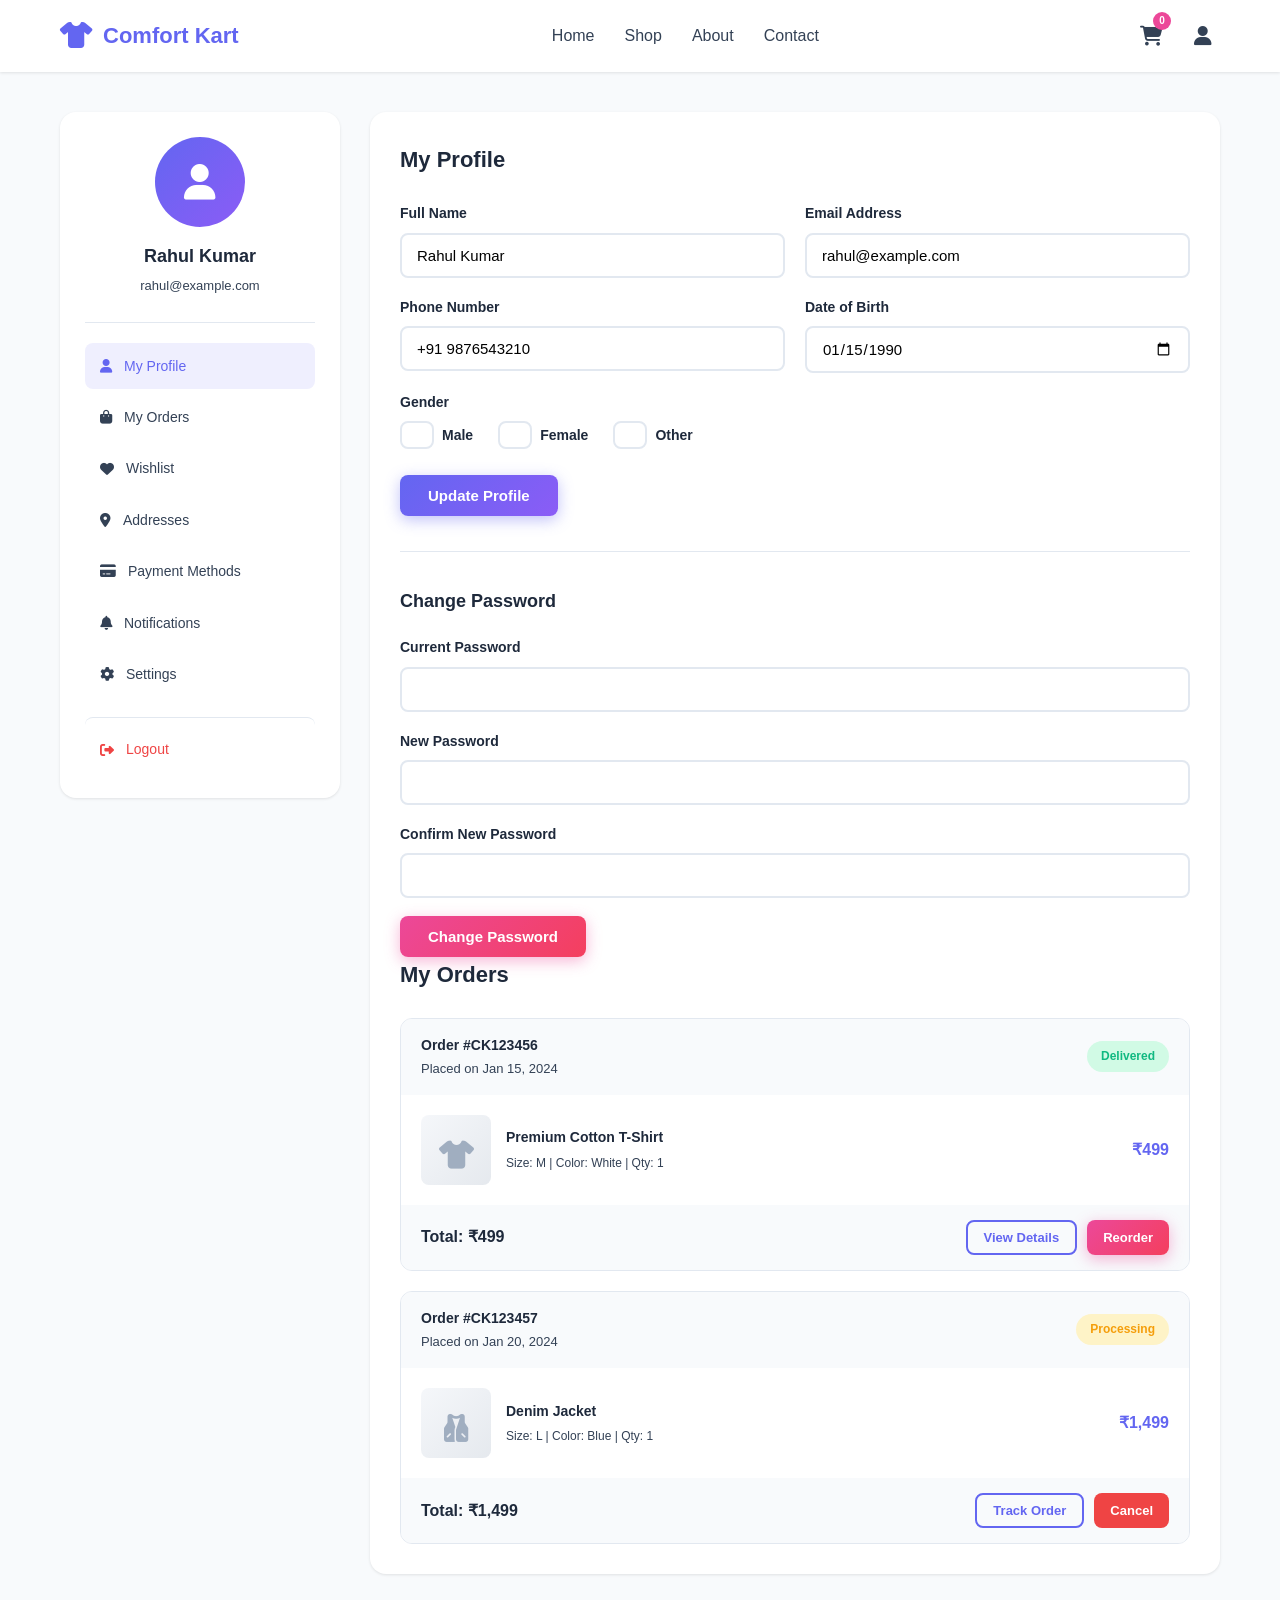
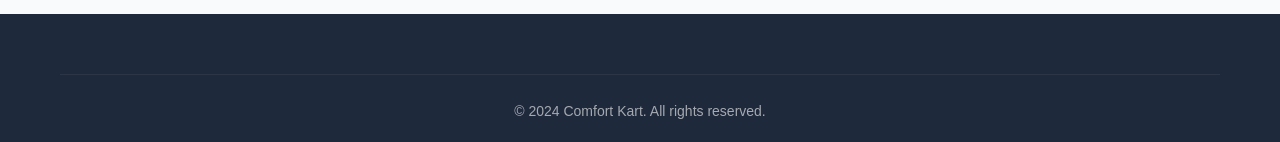
<file: profile.html>
<!DOCTYPE html>
<html lang="en">
<head>
    <meta charset="UTF-8">
    <meta name="viewport" content="width=device-width, initial-scale=1.0">
    <title>My Profile - Comfort Kart</title>
    <link rel="stylesheet" href="style.css">
    <link rel="stylesheet" href="https://cdnjs.cloudflare.com/ajax/libs/font-awesome/6.4.0/css/all.min.css">
</head>
<body>
    <!-- Navigation Bar -->
    <nav class="navbar">
        <div class="container">
            <div class="logo">
                <a href="index.html">
                    <i class="fas fa-tshirt"></i>
                    <span>Comfort Kart</span>
                </a>
            </div>
            <ul class="nav-links">
                <li><a href="index.html">Home</a></li>
                <li><a href="shop.html">Shop</a></li>
                <li><a href="about.html">About</a></li>
                <li><a href="contact.html">Contact</a></li>
            </ul>
            <div class="nav-icons">
                <a href="cart.html" aria-label="Shopping Cart"><i class="fas fa-shopping-cart"></i><span class="cart-count">0</span></a>
                <a href="profile.html" class="active" aria-label="Profile"><i class="fas fa-user"></i></a>
            </div>
            <div class="hamburger">
                <span></span>
                <span></span>
                <span></span>
            </div>
        </div>
    </nav>

    <!-- Profile Section -->
    <section class="profile-section">
        <div class="container">
            <div class="profile-layout">
                <!-- Sidebar -->
                <aside class="profile-sidebar">
                    <div class="profile-user-info">
                        <div class="profile-avatar">
                            <i class="fas fa-user"></i>
                        </div>
                        <h3>Rahul Kumar</h3>
                        <p>rahul@example.com</p>
                    </div>

                    <nav class="profile-nav">
                        <a href="#" class="profile-nav-item active">
                            <i class="fas fa-user"></i>
                            <span>My Profile</span>
                        </a>
                        <a href="#" class="profile-nav-item">
                            <i class="fas fa-shopping-bag"></i>
                            <span>My Orders</span>
                        </a>
                        <a href="#" class="profile-nav-item">
                            <i class="fas fa-heart"></i>
                            <span>Wishlist</span>
                        </a>
                        <a href="#" class="profile-nav-item">
                            <i class="fas fa-map-marker-alt"></i>
                            <span>Addresses</span>
                        </a>
                        <a href="#" class="profile-nav-item">
                            <i class="fas fa-credit-card"></i>
                            <span>Payment Methods</span>
                        </a>
                        <a href="#" class="profile-nav-item">
                            <i class="fas fa-bell"></i>
                            <span>Notifications</span>
                        </a>
                        <a href="#" class="profile-nav-item">
                            <i class="fas fa-cog"></i>
                            <span>Settings</span>
                        </a>
                        <a href="#" class="profile-nav-item logout">
                            <i class="fas fa-sign-out-alt"></i>
                            <span>Logout</span>
                        </a>
                    </nav>
                </aside>

                <!-- Main Content -->
                <div class="profile-content">
                    <!-- Profile Info Tab -->
                    <div class="profile-tab active" id="profile-info">
                        <h2>My Profile</h2>
                        
                        <form class="profile-form">
                            <div class="form-row">
                                <div class="form-group">
                                    <label for="profile-name">Full Name</label>
                                    <input type="text" id="profile-name" value="Rahul Kumar">
                                </div>
                                <div class="form-group">
                                    <label for="profile-email">Email Address</label>
                                    <input type="email" id="profile-email" value="rahul@example.com">
                                </div>
                            </div>
                            <div class="form-row">
                                <div class="form-group">
                                    <label for="profile-phone">Phone Number</label>
                                    <input type="tel" id="profile-phone" value="+91 9876543210">
                                </div>
                                <div class="form-group">
                                    <label for="profile-dob">Date of Birth</label>
                                    <input type="date" id="profile-dob" value="1990-01-15">
                                </div>
                            </div>
                            <div class="form-group">
                                <label>Gender</label>
                                <div class="radio-group">
                                    <label>
                                        <input type="radio" name="gender" value="male" checked>
                                        <span>Male</span>
                                    </label>
                                    <label>
                                        <input type="radio" name="gender" value="female">
                                        <span>Female</span>
                                    </label>
                                    <label>
                                        <input type="radio" name="gender" value="other">
                                        <span>Other</span>
                                    </label>
                                </div>
                            </div>
                            <button type="submit" class="btn btn-primary">Update Profile</button>
                        </form>

                        <div class="profile-section-divider"></div>

                        <h3>Change Password</h3>
                        <form class="password-form">
                            <div class="form-group">
                                <label for="current-password">Current Password</label>
                                <input type="password" id="current-password">
                            </div>
                            <div class="form-group">
                                <label for="new-password">New Password</label>
                                <input type="password" id="new-password">
                            </div>
                            <div class="form-group">
                                <label for="confirm-new-password">Confirm New Password</label>
                                <input type="password" id="confirm-new-password">
                            </div>
                            <button type="submit" class="btn btn-secondary">Change Password</button>
                        </form>
                    </div>

                    <!-- Orders Tab -->
                    <div class="profile-tab" id="orders">
                        <h2>My Orders</h2>
                        
                        <div class="orders-list">
                            <div class="order-card">
                                <div class="order-header">
                                    <div class="order-info">
                                        <span class="order-id">Order #CK123456</span>
                                        <span class="order-date">Placed on Jan 15, 2024</span>
                                    </div>
                                    <span class="order-status delivered">Delivered</span>
                                </div>
                                <div class="order-items">
                                    <div class="order-item">
                                        <div class="order-item-image">
                                            <div class="placeholder-img small">
                                                <i class="fas fa-tshirt"></i>
                                            </div>
                                        </div>
                                        <div class="order-item-details">
                                            <h4>Premium Cotton T-Shirt</h4>
                                            <p>Size: M | Color: White | Qty: 1</p>
                                        </div>
                                        <div class="order-item-price">₹499</div>
                                    </div>
                                </div>
                                <div class="order-footer">
                                    <div class="order-total">Total: ₹499</div>
                                    <div class="order-actions">
                                        <button class="btn btn-outline btn-small">View Details</button>
                                        <button class="btn btn-secondary btn-small">Reorder</button>
                                    </div>
                                </div>
                            </div>

                            <div class="order-card">
                                <div class="order-header">
                                    <div class="order-info">
                                        <span class="order-id">Order #CK123457</span>
                                        <span class="order-date">Placed on Jan 20, 2024</span>
                                    </div>
                                    <span class="order-status processing">Processing</span>
                                </div>
                                <div class="order-items">
                                    <div class="order-item">
                                        <div class="order-item-image">
                                            <div class="placeholder-img small">
                                                <i class="fas fa-vest"></i>
                                            </div>
                                        </div>
                                        <div class="order-item-details">
                                            <h4>Denim Jacket</h4>
                                            <p>Size: L | Color: Blue | Qty: 1</p>
                                        </div>
                                        <div class="order-item-price">₹1,499</div>
                                    </div>
                                </div>
                                <div class="order-footer">
                                    <div class="order-total">Total: ₹1,499</div>
                                    <div class="order-actions">
                                        <button class="btn btn-outline btn-small">Track Order</button>
                                        <button class="btn btn-danger btn-small">Cancel</button>
                                    </div>
                                </div>
                            </div>
                        </div>
                    </div>
                </div>
            </div>
        </div>
    </section>

    <!-- Footer -->
    <footer class="footer">
        <div class="container">
            <div class="footer-bottom">
                <p>&copy; 2024 Comfort Kart. All rights reserved.</p>
            </div>
        </div>
    </footer>

    <script src="script.js"></script>
</body>
</html>
</file>
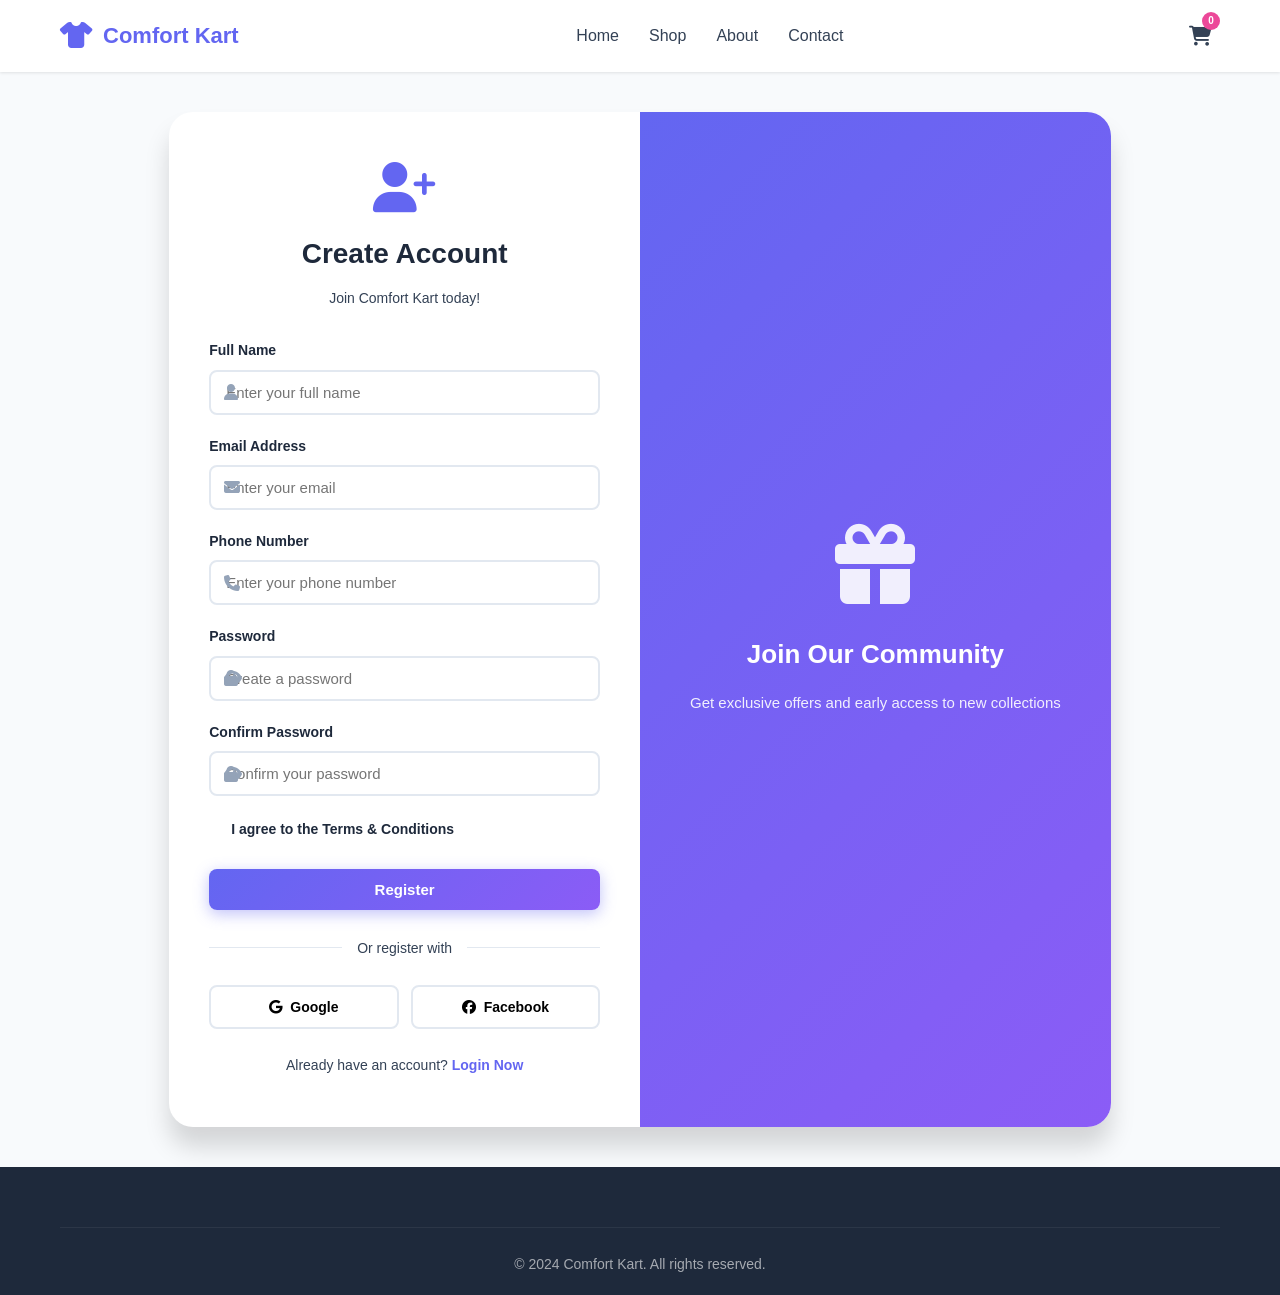
<file: register.html>
<!DOCTYPE html>
<html lang="en">
<head>
    <meta charset="UTF-8">
    <meta name="viewport" content="width=device-width, initial-scale=1.0">
    <title>Register - Comfort Kart</title>
    <link rel="stylesheet" href="style.css">
    <link rel="stylesheet" href="https://cdnjs.cloudflare.com/ajax/libs/font-awesome/6.4.0/css/all.min.css">
</head>
<body>
    <!-- Navigation Bar -->
    <nav class="navbar">
        <div class="container">
            <div class="logo">
                <a href="index.html">
                    <i class="fas fa-tshirt"></i>
                    <span>Comfort Kart</span>
                </a>
            </div>
            <ul class="nav-links">
                <li><a href="index.html">Home</a></li>
                <li><a href="shop.html">Shop</a></li>
                <li><a href="about.html">About</a></li>
                <li><a href="contact.html">Contact</a></li>
            </ul>
            <div class="nav-icons">
                <a href="cart.html"><i class="fas fa-shopping-cart"></i><span class="cart-count">0</span></a>
            </div>
            <div class="hamburger">
                <span></span>
                <span></span>
                <span></span>
            </div>
        </div>
    </nav>

    <!-- Register Section -->
    <section class="auth-section">
        <div class="auth-container">
            <div class="auth-box">
                <div class="auth-header">
                    <i class="fas fa-user-plus"></i>
                    <h2>Create Account</h2>
                    <p>Join Comfort Kart today!</p>
                </div>
                <form class="auth-form" id="registerForm">
                    <div class="form-group">
                        <label for="fullname">Full Name</label>
                        <div class="input-icon">
                            <i class="fas fa-user"></i>
                            <input type="text" id="fullname" name="fullname" placeholder="Enter your full name" required>
                        </div>
                    </div>
                    <div class="form-group">
                        <label for="reg-email">Email Address</label>
                        <div class="input-icon">
                            <i class="fas fa-envelope"></i>
                            <input type="email" id="reg-email" name="email" placeholder="Enter your email" required>
                        </div>
                    </div>
                    <div class="form-group">
                        <label for="phone">Phone Number</label>
                        <div class="input-icon">
                            <i class="fas fa-phone"></i>
                            <input type="tel" id="phone" name="phone" placeholder="Enter your phone number" required>
                        </div>
                    </div>
                    <div class="form-group">
                        <label for="reg-password">Password</label>
                        <div class="input-icon">
                            <i class="fas fa-lock"></i>
                            <input type="password" id="reg-password" name="password" placeholder="Create a password" required>
                            <i class="fas fa-eye toggle-password"></i>
                        </div>
                    </div>
                    <div class="form-group">
                        <label for="confirm-password">Confirm Password</label>
                        <div class="input-icon">
                            <i class="fas fa-lock"></i>
                            <input type="password" id="confirm-password" name="confirm_password" placeholder="Confirm your password" required>
                            <i class="fas fa-eye toggle-password"></i>
                        </div>
                    </div>
                    <div class="form-options">
                        <label class="checkbox-label">
                            <input type="checkbox" name="terms" required>
                            <span>I agree to the <a href="#">Terms & Conditions</a></span>
                        </label>
                    </div>
                    <button type="submit" class="btn btn-primary btn-full">Register</button>
                </form>
                <div class="auth-divider">
                    <span>Or register with</span>
                </div>
                <div class="social-login">
                    <button class="social-btn google-btn">
                        <i class="fab fa-google"></i>
                        Google
                    </button>
                    <button class="social-btn facebook-btn">
                        <i class="fab fa-facebook"></i>
                        Facebook
                    </button>
                </div>
                <div class="auth-footer">
                    <p>Already have an account? <a href="login.html">Login Now</a></p>
                </div>
            </div>
            <div class="auth-image">
                <div class="auth-image-content">
                    <i class="fas fa-gift"></i>
                    <h3>Join Our Community</h3>
                    <p>Get exclusive offers and early access to new collections</p>
                </div>
            </div>
        </div>
    </section>

    <!-- Footer -->
    <footer class="footer">
        <div class="container">
            <div class="footer-bottom">
                <p>&copy; 2024 Comfort Kart. All rights reserved.</p>
            </div>
        </div>
    </footer>

    <script src="script.js"></script>
</body>
</html>
</file>
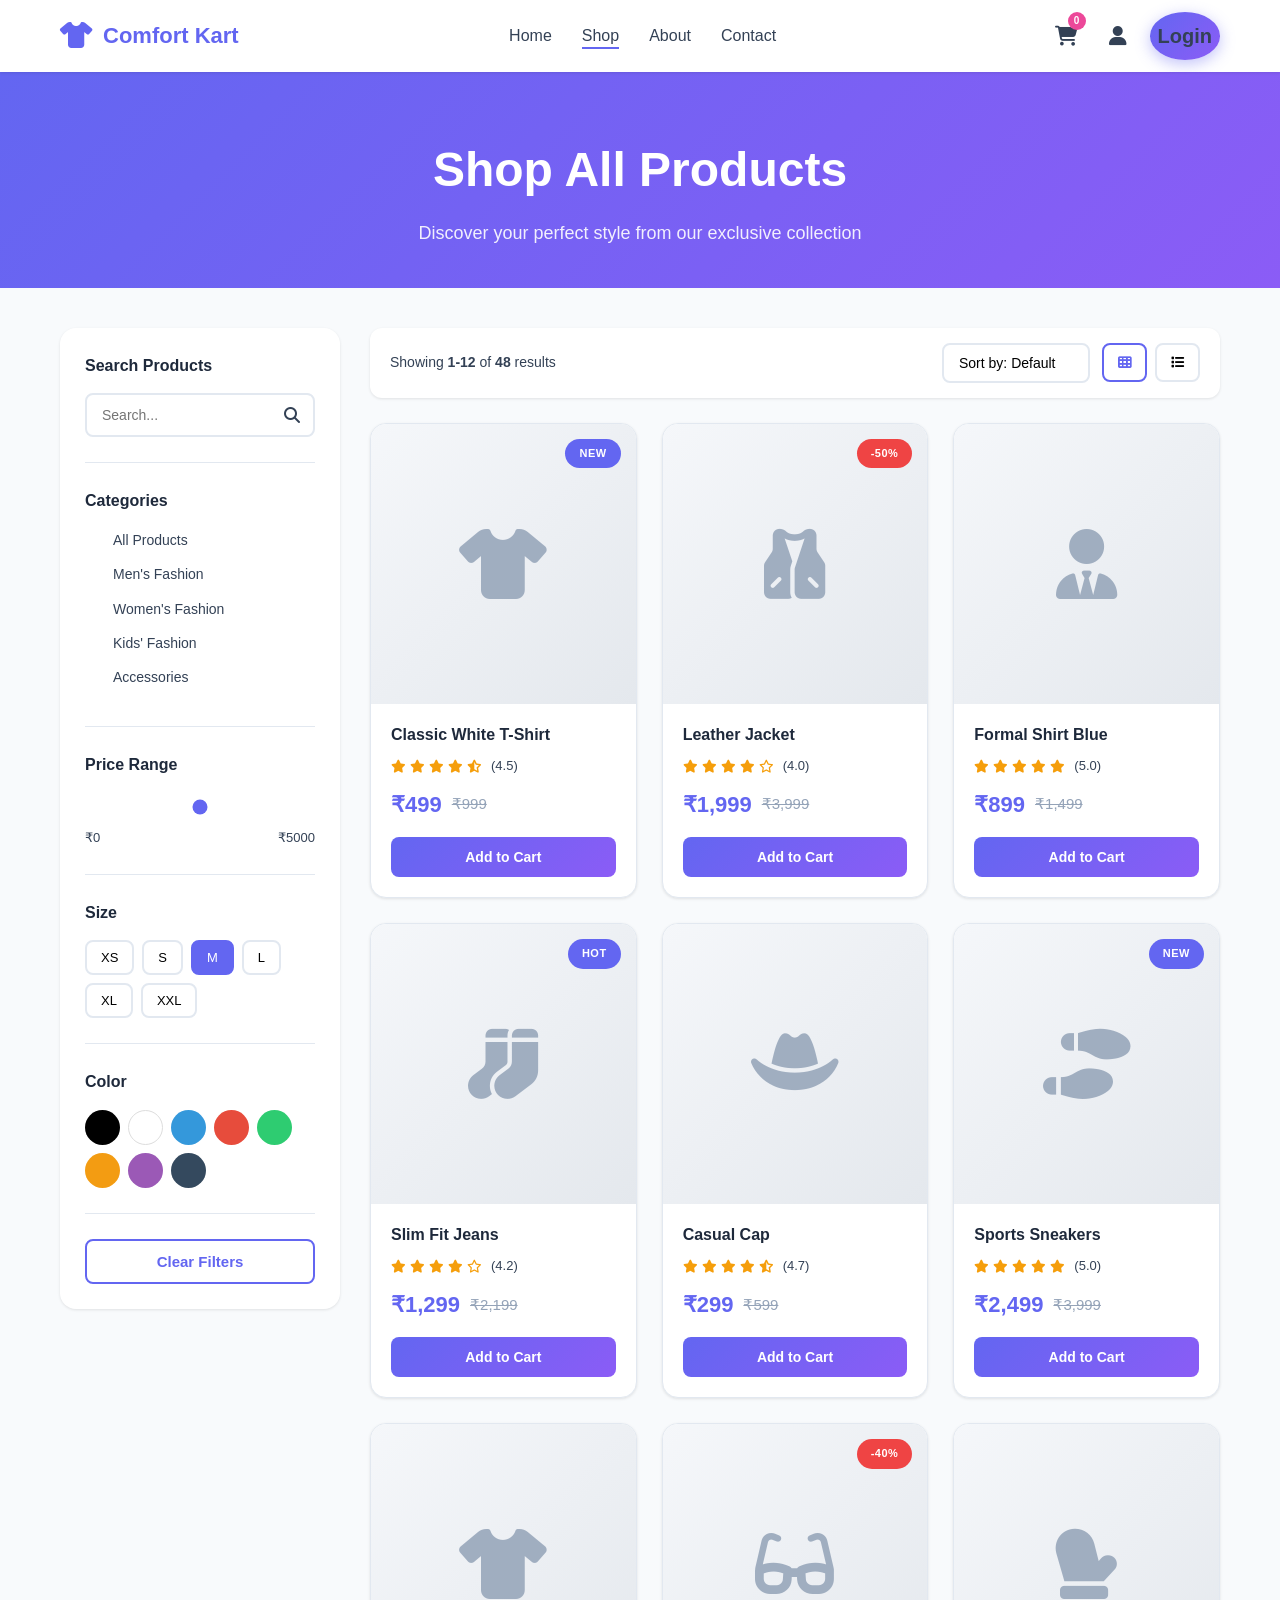
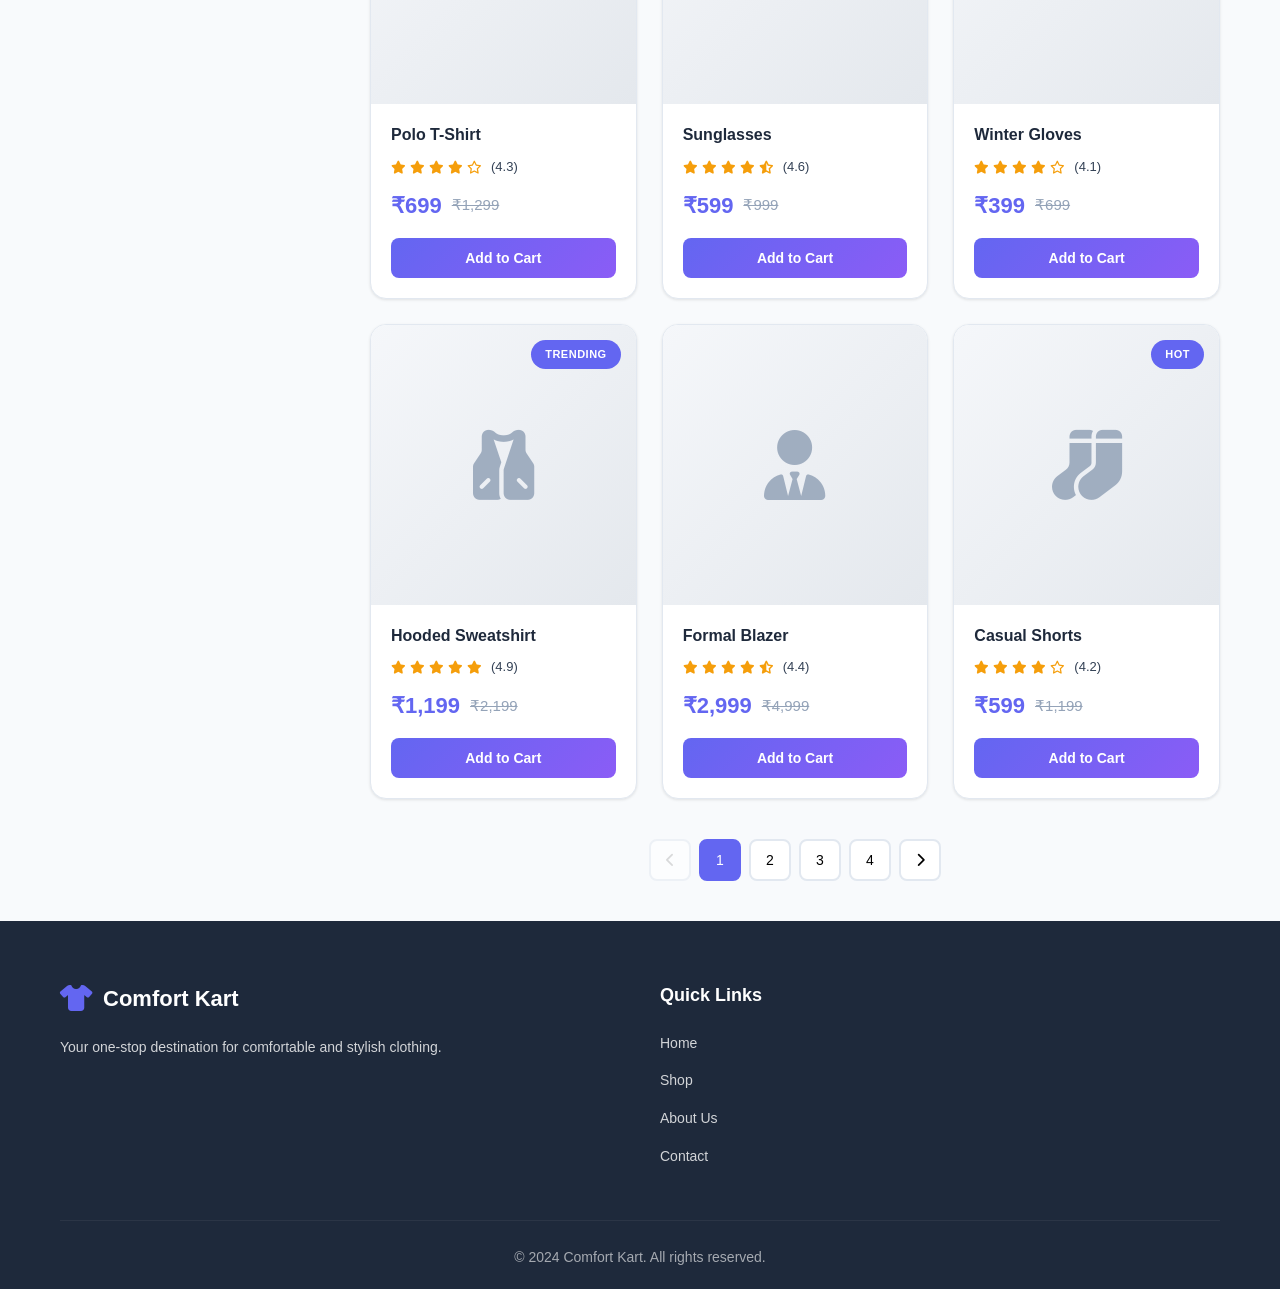
<file: shop.html>
<!DOCTYPE html>
<html lang="en">
<head>
    <meta charset="UTF-8">
    <meta name="viewport" content="width=device-width, initial-scale=1.0">
    <title>Shop - Comfort Kart</title>
    <link rel="stylesheet" href="style.css">
    <link rel="stylesheet" href="https://cdnjs.cloudflare.com/ajax/libs/font-awesome/6.4.0/css/all.min.css">
</head>
<body>
    <!-- Navigation Bar -->
    <nav class="navbar">
        <div class="container">
            <div class="logo">
                <a href="index.html">
                    <i class="fas fa-tshirt"></i>
                    <span>Comfort Kart</span>
                </a>
            </div>
            <ul class="nav-links">
                <li><a href="index.html">Home</a></li>
                <li><a href="shop.html" class="active">Shop</a></li>
                <li><a href="about.html">About</a></li>
                <li><a href="contact.html">Contact</a></li>
            </ul>
            <div class="nav-icons">
                <a href="cart.html" aria-label="Shopping Cart"><i class="fas fa-shopping-cart"></i><span class="cart-count">0</span></a>
                <a href="profile.html" aria-label="Profile"><i class="fas fa-user"></i></a>
                <a href="login.html" class="btn btn-primary">Login</a>
            </div>
            <div class="hamburger">
                <span></span>
                <span></span>
                <span></span>
            </div>
        </div>
    </nav>

    <!-- Page Header -->
    <section class="page-header">
        <div class="container">
            <h1>Shop All Products</h1>
            <p>Discover your perfect style from our exclusive collection</p>
        </div>
    </section>

    <!-- Shop Section -->
    <section class="shop-section">
        <div class="container">
            <div class="shop-layout">
                <!-- Sidebar Filters -->
                <aside class="shop-sidebar">
                    <div class="filter-section">
                        <h3>Search Products</h3>
                        <div class="search-box">
                            <input type="text" placeholder="Search...">
                            <i class="fas fa-search"></i>
                        </div>
                    </div>

                    <div class="filter-section">
                        <h3>Categories</h3>
                        <ul class="filter-list">
                            <li>
                                <label>
                                    <input type="checkbox" name="category" value="all" checked>
                                    <span>All Products</span>
                                </label>
                            </li>
                            <li>
                                <label>
                                    <input type="checkbox" name="category" value="men">
                                    <span>Men's Fashion</span>
                                </label>
                            </li>
                            <li>
                                <label>
                                    <input type="checkbox" name="category" value="women">
                                    <span>Women's Fashion</span>
                                </label>
                            </li>
                            <li>
                                <label>
                                    <input type="checkbox" name="category" value="kids">
                                    <span>Kids' Fashion</span>
                                </label>
                            </li>
                            <li>
                                <label>
                                    <input type="checkbox" name="category" value="accessories">
                                    <span>Accessories</span>
                                </label>
                            </li>
                        </ul>
                    </div>

                    <div class="filter-section">
                        <h3>Price Range</h3>
                        <div class="price-range">
                            <input type="range" min="0" max="5000" value="2500" class="price-slider" aria-label="Price Range">
                            <div class="price-values">
                                <span>₹0</span>
                                <span>₹5000</span>
                            </div>
                        </div>
                    </div>

                    <div class="filter-section">
                        <h3>Size</h3>
                        <div class="size-filter">
                            <button class="size-btn" aria-label="Extra Small">XS</button>
                            <button class="size-btn" aria-label="Small">S</button>
                            <button class="size-btn active" aria-label="Medium">M</button>
                            <button class="size-btn" aria-label="Large">L</button>
                            <button class="size-btn" aria-label="Extra Large">XL</button>
                            <button class="size-btn" aria-label="Double Extra Large">XXL</button>
                        </div>
                    </div>

                    <div class="filter-section">
                        <h3>Color</h3>
                        <div class="color-filter">
                            <button class="color-btn" style="background: #000;" aria-label="Black"></button>
                            <button class="color-btn" style="background: #fff; border: 1px solid #ddd;" aria-label="White"></button>
                            <button class="color-btn" style="background: #3498db;" aria-label="Blue"></button>
                            <button class="color-btn" style="background: #e74c3c;" aria-label="Red"></button>
                            <button class="color-btn" style="background: #2ecc71;" aria-label="Green"></button>
                            <button class="color-btn" style="background: #f39c12;" aria-label="Orange"></button>
                            <button class="color-btn" style="background: #9b59b6;" aria-label="Purple"></button>
                            <button class="color-btn" style="background: #34495e;" aria-label="Dark Blue"></button>
                        </div>
                    </div>

                    <button class="btn btn-outline btn-full">Clear Filters</button>
                </aside>

                <!-- Products Grid -->
                <div class="shop-content">
                    <div class="shop-toolbar">
                        <div class="results-count">
                            <p>Showing <strong>1-12</strong> of <strong>48</strong> results</p>
                        </div>
                        <div class="sort-options">
                            <select class="sort-select" aria-label="Sort Options">
                                <option>Sort by: Default</option>
                                <option>Price: Low to High</option>
                                <option>Price: High to Low</option>
                                <option>Newest First</option>
                                <option>Best Selling</option>
                            </select>
                            <div class="view-toggle">
                                <button class="view-btn active" aria-label="Grid View"><i class="fas fa-th"></i></button>
                                <button class="view-btn" aria-label="List View"><i class="fas fa-list"></i></button>
                            </div>
                        </div>
                    </div>

                    <div class="product-grid">
                        <!-- Product 1 -->
                        <div class="product-card">
                            <div class="product-badge">New</div>
                            <div class="product-image">
                                <div class="placeholder-img">
                                    <i class="fas fa-tshirt"></i>
                                </div>
                                <div class="product-overlay">
                                    <button class="quick-view-btn">Quick View</button>
                                </div>
                            </div>
                            <div class="product-info">
                                <h3>Classic White T-Shirt</h3>
                                <div class="product-rating">
                                    <i class="fas fa-star"></i>
                                    <i class="fas fa-star"></i>
                                    <i class="fas fa-star"></i>
                                    <i class="fas fa-star"></i>
                                    <i class="fas fa-star-half-alt"></i>
                                    <span>(4.5)</span>
                                </div>
                                <div class="product-price">
                                    <span class="price">₹499</span>
                                    <span class="old-price">₹999</span>
                                </div>
                                <button class="btn btn-add-cart">Add to Cart</button>
                            </div>
                        </div>

                        <!-- Product 2 -->
                        <div class="product-card">
                            <div class="product-badge sale">-50%</div>
                            <div class="product-image">
                                <div class="placeholder-img">
                                    <i class="fas fa-vest"></i>
                                </div>
                                <div class="product-overlay">
                                    <button class="quick-view-btn">Quick View</button>
                                </div>
                            </div>
                            <div class="product-info">
                                <h3>Leather Jacket</h3>
                                <div class="product-rating">
                                    <i class="fas fa-star"></i>
                                    <i class="fas fa-star"></i>
                                    <i class="fas fa-star"></i>
                                    <i class="fas fa-star"></i>
                                    <i class="far fa-star"></i>
                                    <span>(4.0)</span>
                                </div>
                                <div class="product-price">
                                    <span class="price">₹1,999</span>
                                    <span class="old-price">₹3,999</span>
                                </div>
                                <button class="btn btn-add-cart">Add to Cart</button>
                            </div>
                        </div>

                        <!-- Product 3 -->
                        <div class="product-card">
                            <div class="product-image">
                                <div class="placeholder-img">
                                    <i class="fas fa-user-tie"></i>
                                </div>
                                <div class="product-overlay">
                                    <button class="quick-view-btn">Quick View</button>
                                </div>
                            </div>
                            <div class="product-info">
                                <h3>Formal Shirt Blue</h3>
                                <div class="product-rating">
                                    <i class="fas fa-star"></i>
                                    <i class="fas fa-star"></i>
                                    <i class="fas fa-star"></i>
                                    <i class="fas fa-star"></i>
                                    <i class="fas fa-star"></i>
                                    <span>(5.0)</span>
                                </div>
                                <div class="product-price">
                                    <span class="price">₹899</span>
                                    <span class="old-price">₹1,499</span>
                                </div>
                                <button class="btn btn-add-cart">Add to Cart</button>
                            </div>
                        </div>

                        <!-- Product 4 -->
                        <div class="product-card">
                            <div class="product-badge">Hot</div>
                            <div class="product-image">
                                <div class="placeholder-img">
                                    <i class="fas fa-socks"></i>
                                </div>
                                <div class="product-overlay">
                                    <button class="quick-view-btn">Quick View</button>
                                </div>
                            </div>
                            <div class="product-info">
                                <h3>Slim Fit Jeans</h3>
                                <div class="product-rating">
                                    <i class="fas fa-star"></i>
                                    <i class="fas fa-star"></i>
                                    <i class="fas fa-star"></i>
                                    <i class="fas fa-star"></i>
                                    <i class="far fa-star"></i>
                                    <span>(4.2)</span>
                                </div>
                                <div class="product-price">
                                    <span class="price">₹1,299</span>
                                    <span class="old-price">₹2,199</span>
                                </div>
                                <button class="btn btn-add-cart">Add to Cart</button>
                            </div>
                        </div>

                        <!-- Product 5 -->
                        <div class="product-card">
                            <div class="product-image">
                                <div class="placeholder-img">
                                    <i class="fas fa-hat-cowboy"></i>
                                </div>
                                <div class="product-overlay">
                                    <button class="quick-view-btn">Quick View</button>
                                </div>
                            </div>
                            <div class="product-info">
                                <h3>Casual Cap</h3>
                                <div class="product-rating">
                                    <i class="fas fa-star"></i>
                                    <i class="fas fa-star"></i>
                                    <i class="fas fa-star"></i>
                                    <i class="fas fa-star"></i>
                                    <i class="fas fa-star-half-alt"></i>
                                    <span>(4.7)</span>
                                </div>
                                <div class="product-price">
                                    <span class="price">₹299</span>
                                    <span class="old-price">₹599</span>
                                </div>
                                <button class="btn btn-add-cart">Add to Cart</button>
                            </div>
                        </div>

                        <!-- Product 6 -->
                        <div class="product-card">
                            <div class="product-badge">New</div>
                            <div class="product-image">
                                <div class="placeholder-img">
                                    <i class="fas fa-shoe-prints"></i>
                                </div>
                                <div class="product-overlay">
                                    <button class="quick-view-btn">Quick View</button>
                                </div>
                            </div>
                            <div class="product-info">
                                <h3>Sports Sneakers</h3>
                                <div class="product-rating">
                                    <i class="fas fa-star"></i>
                                    <i class="fas fa-star"></i>
                                    <i class="fas fa-star"></i>
                                    <i class="fas fa-star"></i>
                                    <i class="fas fa-star"></i>
                                    <span>(5.0)</span>
                                </div>
                                <div class="product-price">
                                    <span class="price">₹2,499</span>
                                    <span class="old-price">₹3,999</span>
                                </div>
                                <button class="btn btn-add-cart">Add to Cart</button>
                            </div>
                        </div>

                        <!-- Product 7 -->
                        <div class="product-card">
                            <div class="product-image">
                                <div class="placeholder-img">
                                    <i class="fas fa-tshirt"></i>
                                </div>
                                <div class="product-overlay">
                                    <button class="quick-view-btn">Quick View</button>
                                </div>
                            </div>
                            <div class="product-info">
                                <h3>Polo T-Shirt</h3>
                                <div class="product-rating">
                                    <i class="fas fa-star"></i>
                                    <i class="fas fa-star"></i>
                                    <i class="fas fa-star"></i>
                                    <i class="fas fa-star"></i>
                                    <i class="far fa-star"></i>
                                    <span>(4.3)</span>
                                </div>
                                <div class="product-price">
                                    <span class="price">₹699</span>
                                    <span class="old-price">₹1,299</span>
                                </div>
                                <button class="btn btn-add-cart">Add to Cart</button>
                            </div>
                        </div>

                        <!-- Product 8 -->
                        <div class="product-card">
                            <div class="product-badge sale">-40%</div>
                            <div class="product-image">
                                <div class="placeholder-img">
                                    <i class="fas fa-glasses"></i>
                                </div>
                                <div class="product-overlay">
                                    <button class="quick-view-btn">Quick View</button>
                                </div>
                            </div>
                            <div class="product-info">
                                <h3>Sunglasses</h3>
                                <div class="product-rating">
                                    <i class="fas fa-star"></i>
                                    <i class="fas fa-star"></i>
                                    <i class="fas fa-star"></i>
                                    <i class="fas fa-star"></i>
                                    <i class="fas fa-star-half-alt"></i>
                                    <span>(4.6)</span>
                                </div>
                                <div class="product-price">
                                    <span class="price">₹599</span>
                                    <span class="old-price">₹999</span>
                                </div>
                                <button class="btn btn-add-cart">Add to Cart</button>
                            </div>
                        </div>

                        <!-- Product 9 -->
                        <div class="product-card">
                            <div class="product-image">
                                <div class="placeholder-img">
                                    <i class="fas fa-mitten"></i>
                                </div>
                                <div class="product-overlay">
                                    <button class="quick-view-btn">Quick View</button>
                                </div>
                            </div>
                            <div class="product-info">
                                <h3>Winter Gloves</h3>
                                <div class="product-rating">
                                    <i class="fas fa-star"></i>
                                    <i class="fas fa-star"></i>
                                    <i class="fas fa-star"></i>
                                    <i class="fas fa-star"></i>
                                    <i class="far fa-star"></i>
                                    <span>(4.1)</span>
                                </div>
                                <div class="product-price">
                                    <span class="price">₹399</span>
                                    <span class="old-price">₹699</span>
                                </div>
                                <button class="btn btn-add-cart">Add to Cart</button>
                            </div>
                        </div>

                        <!-- Product 10 -->
                        <div class="product-card">
                            <div class="product-badge">Trending</div>
                            <div class="product-image">
                                <div class="placeholder-img">
                                    <i class="fas fa-vest"></i>
                                </div>
                                <div class="product-overlay">
                                    <button class="quick-view-btn">Quick View</button>
                                </div>
                            </div>
                            <div class="product-info">
                                <h3>Hooded Sweatshirt</h3>
                                <div class="product-rating">
                                    <i class="fas fa-star"></i>
                                    <i class="fas fa-star"></i>
                                    <i class="fas fa-star"></i>
                                    <i class="fas fa-star"></i>
                                    <i class="fas fa-star"></i>
                                    <span>(4.9)</span>
                                </div>
                                <div class="product-price">
                                    <span class="price">₹1,199</span>
                                    <span class="old-price">₹2,199</span>
                                </div>
                                <button class="btn btn-add-cart">Add to Cart</button>
                            </div>
                        </div>

                        <!-- Product 11 -->
                        <div class="product-card">
                            <div class="product-image">
                                <div class="placeholder-img">
                                    <i class="fas fa-user-tie"></i>
                                </div>
                                <div class="product-overlay">
                                    <button class="quick-view-btn">Quick View</button>
                                </div>
                            </div>
                            <div class="product-info">
                                <h3>Formal Blazer</h3>
                                <div class="product-rating">
                                    <i class="fas fa-star"></i>
                                    <i class="fas fa-star"></i>
                                    <i class="fas fa-star"></i>
                                    <i class="fas fa-star"></i>
                                    <i class="fas fa-star-half-alt"></i>
                                    <span>(4.4)</span>
                                </div>
                                <div class="product-price">
                                    <span class="price">₹2,999</span>
                                    <span class="old-price">₹4,999</span>
                                </div>
                                <button class="btn btn-add-cart">Add to Cart</button>
                            </div>
                        </div>

                        <!-- Product 12 -->
                        <div class="product-card">
                            <div class="product-badge">Hot</div>
                            <div class="product-image">
                                <div class="placeholder-img">
                                    <i class="fas fa-socks"></i>
                                </div>
                                <div class="product-overlay">
                                    <button class="quick-view-btn">Quick View</button>
                                </div>
                            </div>
                            <div class="product-info">
                                <h3>Casual Shorts</h3>
                                <div class="product-rating">
                                    <i class="fas fa-star"></i>
                                    <i class="fas fa-star"></i>
                                    <i class="fas fa-star"></i>
                                    <i class="fas fa-star"></i>
                                    <i class="far fa-star"></i>
                                    <span>(4.2)</span>
                                </div>
                                <div class="product-price">
                                    <span class="price">₹599</span>
                                    <span class="old-price">₹1,199</span>
                                </div>
                                <button class="btn btn-add-cart">Add to Cart</button>
                            </div>
                        </div>
                    </div>

                    <!-- Pagination -->
                    <div class="pagination">
                        <button class="page-btn" disabled aria-label="Previous Page"><i class="fas fa-chevron-left"></i></button>
                        <button class="page-btn active" aria-label="Page 1">1</button>
                        <button class="page-btn" aria-label="Page 2">2</button>
                        <button class="page-btn" aria-label="Page 3">3</button>
                        <button class="page-btn" aria-label="Page 4">4</button>
                        <button class="page-btn" aria-label="Next Page"><i class="fas fa-chevron-right"></i></button>
                    </div>
                </div>
            </div>
        </div>
    </section>

    <!-- Footer -->
    <footer class="footer">
        <div class="container">
            <div class="footer-grid">
                <div class="footer-col">
                    <div class="footer-logo">
                        <i class="fas fa-tshirt"></i>
                        <span>Comfort Kart</span>
                    </div>
                    <p>Your one-stop destination for comfortable and stylish clothing.</p>
                </div>
                <div class="footer-col">
                    <h3>Quick Links</h3>
                    <ul>
                        <li><a href="index.html">Home</a></li>
                        <li><a href="shop.html">Shop</a></li>
                        <li><a href="about.html">About Us</a></li>
                        <li><a href="contact.html">Contact</a></li>
                    </ul>
                </div>
            </div>
            <div class="footer-bottom">
                <p>&copy; 2024 Comfort Kart. All rights reserved.</p>
            </div>
        </div>
    </footer>

    <script src="script.js"></script>
</body>
</html>
</file>
<file: style.css>
/* ==========================================
   COMFORT KART - MOBILE-OPTIMIZED STYLESHEET
   ========================================== */

/* ========== RESET & BASE STYLES ========== */
* {
    margin: 0;
    padding: 0;
    box-sizing: border-box;
}

:root {
    /* Colors */
    --primary-color: #6366f1;
    --secondary-color: #8b5cf6;
    --accent-color: #ec4899;
    --dark-color: #1e293b;
    --light-color: #f8fafc;
    --text-color: #334155;
    --border-color: #e2e8f0;
    --success-color: #10b981;
    --warning-color: #f59e0b;
    --danger-color: #ef4444;
    
    /* Gradients */
    --gradient-primary: linear-gradient(135deg, #6366f1 0%, #8b5cf6 100%);
    --gradient-secondary: linear-gradient(135deg, #ec4899 0%, #f43f5e 100%);
    --gradient-dark: linear-gradient(135deg, #1e293b 0%, #334155 100%);
    
    /* Spacing */
    --container-width: 1200px;
    --section-padding: 80px 0;
    
    /* Shadows */
    --shadow-sm: 0 1px 3px rgba(0, 0, 0, 0.1);
    --shadow-md: 0 4px 6px rgba(0, 0, 0, 0.1);
    --shadow-lg: 0 10px 15px rgba(0, 0, 0, 0.1);
    --shadow-xl: 0 20px 25px rgba(0, 0, 0, 0.15);
    
    /* Transitions */
    --transition: all 0.3s ease;
    
    /* Border Radius */
    --radius-sm: 8px;
    --radius-md: 12px;
    --radius-lg: 16px;
    --radius-xl: 24px;
    --radius-full: 50px;
}

html {
    scroll-behavior: smooth;
    -webkit-tap-highlight-color: transparent;
}

body {
    font-family: 'Segoe UI', Tahoma, Geneva, Verdana, sans-serif;
    line-height: 1.6;
    color: var(--text-color);
    background: var(--light-color);
    overflow-x: hidden;
    -webkit-font-smoothing: antialiased;
    -moz-osx-font-smoothing: grayscale;
}

.container {
    max-width: var(--container-width);
    margin: 0 auto;
    padding: 0 20px;
}

a {
    text-decoration: none;
    color: inherit;
    transition: var(--transition);
    -webkit-tap-highlight-color: transparent;
}

img {
    max-width: 100%;
    display: block;
}

/* Remove default button styles for touch */
button, input, select, textarea {
    font-family: inherit;
    -webkit-appearance: none;
    -moz-appearance: none;
    appearance: none;
}

/* ========== NAVIGATION BAR ========== */
.navbar {
    background: #fff;
    box-shadow: var(--shadow-sm);
    position: sticky;
    top: 0;
    z-index: 1000;
    padding: 12px 0;
}

.navbar .container {
    display: flex;
    justify-content: space-between;
    align-items: center;
}

.logo {
    display: flex;
    align-items: center;
    gap: 10px;
    font-size: 22px;
    font-weight: bold;
    color: var(--primary-color);
    z-index: 1001;
}

.logo a {
    display: flex;
    align-items: center;
    gap: 10px;
    color: var(--primary-color);
}

.logo i {
    font-size: 26px;
}

.nav-links {
    display: flex;
    list-style: none;
    gap: 30px;
}

.nav-links a {
    font-weight: 500;
    position: relative;
    padding: 5px 0;
}

.nav-links a::after {
    content: '';
    position: absolute;
    bottom: 0;
    left: 0;
    width: 0;
    height: 2px;
    background: var(--primary-color);
    transition: var(--transition);
}

.nav-links a:hover::after,
.nav-links a.active::after {
    width: 100%;
}

.nav-icons {
    display: flex;
    align-items: center;
    gap: 15px;
}

.nav-icons > a {
    position: relative;
    font-size: 20px;
    color: var(--text-color);
    padding: 8px;
    border-radius: 50%;
    transition: var(--transition);
}

.nav-icons > a:hover {
    color: var(--primary-color);
    background: rgba(99, 102, 241, 0.1);
}

.cart-count {
    position: absolute;
    top: 0;
    right: 0;
    background: var(--accent-color);
    color: #fff;
    font-size: 10px;
    width: 18px;
    height: 18px;
    border-radius: 50%;
    display: flex;
    align-items: center;
    justify-content: center;
    font-weight: bold;
}

/* Hamburger Menu */
.hamburger {
    display: none;
    flex-direction: column;
    gap: 5px;
    cursor: pointer;
    padding: 10px;
    z-index: 1001;
    background: none;
    border: none;
}

.hamburger span {
    width: 25px;
    height: 3px;
    background: var(--text-color);
    border-radius: 3px;
    transition: var(--transition);
}

.hamburger.active span:nth-child(1) {
    transform: rotate(45deg) translate(6px, 6px);
}

.hamburger.active span:nth-child(2) {
    opacity: 0;
}

.hamburger.active span:nth-child(3) {
    transform: rotate(-45deg) translate(6px, -6px);
}

/* ========== MOBILE NAVIGATION ========== */
@media (max-width: 992px) {
    .hamburger {
        display: flex;
    }
    
    .nav-links {
        position: fixed;
        top: 0;
        left: 0;
        right: 0;
        bottom: 0;
        background: #fff;
        flex-direction: column;
        justify-content: center;
        align-items: center;
        gap: 0;
        transform: translateX(100%);
        transition: transform 0.4s cubic-bezier(0.4, 0, 0.2, 1);
        z-index: 1000;
    }
    
    .nav-links.active {
        transform: translateX(0);
    }
    
    .nav-links li {
        width: 100%;
        text-align: center;
    }
    
    .nav-links a {
        display: block;
        padding: 20px;
        font-size: 20px;
        border-bottom: 1px solid var(--border-color);
    }
    
    .nav-links a::after {
        display: none;
    }
    
    .nav-links a:hover,
    .nav-links a.active {
        background: rgba(99, 102, 241, 0.1);
        color: var(--primary-color);
    }
    
    .nav-icons .btn {
        display: none;
    }
    
    /* Mobile Menu Auth Links */
    .nav-links::after {
        content: '';
        display: block;
        padding: 30px 20px;
        width: 100%;
    }
}

/* ========== BUTTONS ========== */
.btn {
    padding: 12px 28px;
    border: none;
    border-radius: var(--radius-sm);
    cursor: pointer;
    font-size: 15px;
    font-weight: 600;
    transition: var(--transition);
    display: inline-flex;
    align-items: center;
    justify-content: center;
    gap: 8px;
    text-align: center;
    -webkit-tap-highlight-color: transparent;
    touch-action: manipulation;
}

.btn:active {
    transform: scale(0.98);
}

.btn-primary {
    background: var(--gradient-primary);
    color: #fff;
    box-shadow: 0 4px 15px rgba(99, 102, 241, 0.4);
}

.btn-primary:hover {
    transform: translateY(-2px);
    box-shadow: 0 6px 20px rgba(99, 102, 241, 0.5);
}

.btn-secondary {
    background: var(--gradient-secondary);
    color: #fff;
    box-shadow: 0 4px 15px rgba(236, 72, 153, 0.4);
}

.btn-secondary:hover {
    transform: translateY(-2px);
    box-shadow: 0 6px 20px rgba(236, 72, 153, 0.5);
}

.btn-outline {
    background: transparent;
    border: 2px solid var(--primary-color);
    color: var(--primary-color);
}

.btn-outline:hover {
    background: var(--primary-color);
    color: #fff;
}

.btn-hero {
    padding: 16px 40px;
    font-size: 18px;
    background: #fff;
    color: var(--primary-color);
    border-radius: var(--radius-full);
    box-shadow: 0 4px 20px rgba(0, 0, 0, 0.2);
}

.btn-hero:hover {
    transform: translateY(-3px);
    box-shadow: 0 8px 30px rgba(0, 0, 0, 0.25);
}

.btn-add-cart {
    width: 100%;
    padding: 12px;
    background: var(--gradient-primary);
    color: #fff;
    border: none;
    border-radius: var(--radius-sm);
    cursor: pointer;
    font-weight: 600;
    transition: var(--transition);
    font-size: 14px;
}

.btn-add-cart:hover {
    transform: translateY(-2px);
    box-shadow: 0 4px 15px rgba(99, 102, 241, 0.4);
}

.btn-full {
    width: 100%;
}

.btn-large {
    padding: 16px 40px;
    font-size: 17px;
}

.btn-small {
    padding: 8px 16px;
    font-size: 13px;
}

.btn-danger {
    background: var(--danger-color);
    color: #fff;
}

/* ========== HERO SECTION ========== */
.hero {
    background: linear-gradient(135deg, #667eea 0%, #764ba2 100%);
    color: #fff;
    padding: 80px 20px;
    min-height: 90vh;
    display: flex;
    align-items: center;
    position: relative;
    overflow: hidden;
}

.hero::before {
    content: '';
    position: absolute;
    top: 0;
    left: 0;
    right: 0;
    bottom: 0;
    background: url('data:image/svg+xml,<svg xmlns="http://www.w3.org/2000/svg" viewBox="0 0 1440 320"><path fill="%23ffffff" fill-opacity="0.1" d="M0,96L48,112C96,128,192,160,288,160C384,160,480,128,576,122.7C672,117,768,139,864,138.7C960,139,1056,117,1152,101.3C1248,85,1344,75,1392,69.3L1440,64L1440,320L1392,320C1344,320,1248,320,1152,320C1056,320,960,320,864,320C768,320,672,320,576,320C480,320,384,320,288,320C192,320,96,320,48,320L0,320Z"></path></svg>') no-repeat bottom;
    background-size: cover;
}

.hero .container {
    display: flex;
    align-items: center;
    gap: 60px;
    position: relative;
    z-index: 2;
}

.hero-content {
    flex: 1;
}

.hero-title {
    font-size: clamp(32px, 6vw, 56px);
    font-weight: 800;
    margin-bottom: 20px;
    line-height: 1.2;
    animation: fadeInUp 0.8s ease;
}

.hero-subtitle {
    font-size: clamp(18px, 4vw, 28px);
    margin-bottom: 15px;
    font-weight: 300;
    animation: fadeInUp 0.8s ease 0.2s backwards;
}

.hero-description {
    font-size: clamp(14px, 2.5vw, 18px);
    margin-bottom: 30px;
    opacity: 0.9;
    animation: fadeInUp 0.8s ease 0.4s backwards;
    max-width: 500px;
}

.hero-image {
    flex: 1;
    position: relative;
    height: 400px;
}

.floating-card {
    position: absolute;
    background: rgba(255, 255, 255, 0.2);
    /* backdrop-filter: blur(10px); */
    padding: 20px;
    border-radius: var(--radius-lg);
    display: flex;
    flex-direction: column;
    align-items: center;
    gap: 10px;
    animation: float 3s ease-in-out infinite;
    border: 1px solid rgba(255, 255, 255, 0.3);
}

.floating-card i {
    font-size: 32px;
}

.card-1 {
    top: 50px;
    right: 100px;
    animation-delay: 0s;
}

.card-2 {
    top: 200px;
    right: 50px;
    animation-delay: 1s;
}

.card-3 {
    bottom: 50px;
    right: 150px;
    animation-delay: 2s;
}

@keyframes float {
    0%, 100% {
        transform: translateY(0);
    }
    50% {
        transform: translateY(-20px);
    }
}

@keyframes fadeInUp {
    from {
        opacity: 0;
        transform: translateY(30px);
    }
    to {
        opacity: 1;
        transform: translateY(0);
    }
}

/* ========== SECTIONS ========== */
.section-title {
    text-align: center;
    font-size: clamp(24px, 5vw, 36px);
    font-weight: 700;
    margin-bottom: 50px;
    color: var(--dark-color);
    position: relative;
}

.section-title::after {
    content: '';
    position: absolute;
    bottom: -15px;
    left: 50%;
    transform: translateX(-50%);
    width: 80px;
    height: 4px;
    background: var(--gradient-primary);
    border-radius: 2px;
}

/* ========== CATEGORIES SECTION ========== */
.categories {
    padding: var(--section-padding);
}

.category-grid {
    display: grid;
    grid-template-columns: repeat(auto-fit, minmax(250px, 1fr));
    gap: 25px;
}

.category-card {
    background: #fff;
    padding: 35px 25px;
    border-radius: var(--radius-lg);
    text-align: center;
    transition: var(--transition);
    box-shadow: var(--shadow-sm);
    cursor: pointer;
}

.category-card:hover {
    transform: translateY(-8px);
    box-shadow: var(--shadow-xl);
}

.category-card:active {
    transform: translateY(-4px);
}

.category-icon {
    width: 80px;
    height: 80px;
    margin: 0 auto 20px;
    background: var(--gradient-primary);
    border-radius: 50%;
    display: flex;
    align-items: center;
    justify-content: center;
    color: #fff;
    font-size: 36px;
    transition: var(--transition);
}

.category-card:hover .category-icon {
    transform: scale(1.1);
}

.category-card h3 {
    font-size: 20px;
    margin-bottom: 10px;
    color: var(--dark-color);
}

.category-card p {
    color: var(--text-color);
    margin-bottom: 15px;
    font-size: 14px;
}

.category-link {
    color: var(--primary-color);
    font-weight: 600;
    display: inline-flex;
    align-items: center;
    gap: 5px;
}

/* ========== PRODUCTS ========== */
.featured-products {
    padding: var(--section-padding);
    background: #fff;
}

.product-grid {
    display: grid;
    grid-template-columns: repeat(auto-fill, minmax(260px, 1fr));
    gap: 25px;
    margin-bottom: 40px;
}

.product-card {
    background: #fff;
    border-radius: var(--radius-lg);
    overflow: hidden;
    box-shadow: var(--shadow-sm);
    transition: var(--transition);
    position: relative;
    border: 1px solid var(--border-color);
}

.product-card:hover {
    transform: translateY(-5px);
    box-shadow: var(--shadow-lg);
}

.product-badge {
    position: absolute;
    top: 15px;
    right: 15px;
    background: var(--primary-color);
    color: #fff;
    padding: 6px 14px;
    border-radius: var(--radius-full);
    font-size: 11px;
    font-weight: 600;
    z-index: 10;
    text-transform: uppercase;
    letter-spacing: 0.5px;
}

.product-badge.sale {
    background: var(--danger-color);
}

.product-badge.hot {
    background: var(--warning-color);
}

.product-image {
    position: relative;
    overflow: hidden;
    height: 280px;
    background: var(--light-color);
}

.placeholder-img {
    width: 100%;
    height: 100%;
    display: flex;
    align-items: center;
    justify-content: center;
    background: linear-gradient(135deg, #f5f7fa 0%, #e4e8ed 100%);
    color: #a0aec0;
    font-size: 70px;
}

.placeholder-img.small {
    height: 80px;
    font-size: 28px;
}

.placeholder-img.large {
    height: 450px;
    font-size: 100px;
}

.product-overlay {
    position: absolute;
    top: 0;
    left: 0;
    right: 0;
    bottom: 0;
    background: rgba(0, 0, 0, 0.6);
    display: flex;
    align-items: center;
    justify-content: center;
    opacity: 0;
    transition: var(--transition);
}

.product-card:hover .product-overlay {
    opacity: 1;
}

.quick-view-btn {
    background: #fff;
    color: var(--primary-color);
    padding: 12px 24px;
    border: none;
    border-radius: var(--radius-sm);
    font-weight: 600;
    cursor: pointer;
    transition: var(--transition);
}

.quick-view-btn:hover {
    background: var(--primary-color);
    color: #fff;
}

.product-info {
    padding: 20px;
}

.product-info h3 {
    font-size: 16px;
    margin-bottom: 10px;
    color: var(--dark-color);
    line-height: 1.4;
    display: -webkit-box;
    -webkit-line-clamp: 2;
    line-clamp: 2;
    -webkit-box-orient: vertical;
    overflow: hidden;
}

.product-rating {
    display: flex;
    align-items: center;
    gap: 4px;
    margin-bottom: 10px;
    color: var(--warning-color);
    font-size: 13px;
}

.product-rating span {
    color: var(--text-color);
    font-size: 13px;
    margin-left: 5px;
}

.product-price {
    display: flex;
    align-items: center;
    gap: 10px;
    margin-bottom: 15px;
    flex-wrap: wrap;
}

.price {
    font-size: 22px;
    font-weight: 700;
    color: var(--primary-color);
}

.old-price {
    font-size: 15px;
    color: #94a3b8;
    text-decoration: line-through;
}

.view-all {
    text-align: center;
}

/* ========== FEATURES ========== */
.why-choose-us {
    padding: var(--section-padding);
    background: var(--light-color);
}

.features-grid {
    display: grid;
    grid-template-columns: repeat(auto-fit, minmax(220px, 1fr));
    gap: 25px;
}

.feature-card {
    background: #fff;
    padding: 35px 25px;
    border-radius: var(--radius-lg);
    text-align: center;
    box-shadow: var(--shadow-sm);
    transition: var(--transition);
}

.feature-card:hover {
    transform: translateY(-5px);
    box-shadow: var(--shadow-lg);
}

.feature-icon {
    width: 70px;
    height: 70px;
    margin: 0 auto 20px;
    background: var(--gradient-primary);
    border-radius: 50%;
    display: flex;
    align-items: center;
    justify-content: center;
    color: #fff;
    font-size: 28px;
}

.feature-card h3 {
    font-size: 18px;
    margin-bottom: 10px;
    color: var(--dark-color);
}

.feature-card p {
    font-size: 14px;
    color: var(--text-color);
}

/* ========== NEWSLETTER ========== */
.newsletter {
    padding: 70px 20px;
    background: var(--gradient-primary);
    color: #fff;
    text-align: center;
}

.newsletter h2 {
    font-size: clamp(24px, 5vw, 36px);
    margin-bottom: 15px;
}

.newsletter p {
    font-size: clamp(14px, 2.5vw, 18px);
    margin-bottom: 30px;
    opacity: 0.9;
}

.newsletter-form {
    max-width: 500px;
    margin: 0 auto;
    display: flex;
    gap: 10px;
}

.newsletter-form input {
    flex: 1;
    padding: 15px 20px;
    border: none;
    border-radius: var(--radius-full);
    font-size: 16px;
    min-width: 0;
}

.newsletter-form button {
    border-radius: var(--radius-full);
    white-space: nowrap;
}

/* ========== FOOTER ========== */
.footer {
    background: var(--dark-color);
    color: #fff;
    padding: 60px 0 20px;
}

.footer-grid {
    display: grid;
    grid-template-columns: repeat(auto-fit, minmax(200px, 1fr));
    gap: 40px;
    margin-bottom: 40px;
}

.footer-logo {
    display: flex;
    align-items: center;
    gap: 10px;
    font-size: 22px;
    font-weight: bold;
    margin-bottom: 20px;
}

.footer-logo i {
    font-size: 26px;
    color: var(--primary-color);
}

.footer-col p {
    margin-bottom: 20px;
    opacity: 0.8;
    font-size: 14px;
    line-height: 1.7;
}

.social-links {
    display: flex;
    gap: 12px;
}

.social-links a {
    width: 42px;
    height: 42px;
    background: rgba(255, 255, 255, 0.1);
    border-radius: 50%;
    display: flex;
    align-items: center;
    justify-content: center;
    font-size: 18px;
    transition: var(--transition);
}

.social-links a:hover {
    background: var(--primary-color);
    transform: translateY(-3px);
}

.footer-col h3 {
    margin-bottom: 20px;
    font-size: 18px;
}

.footer-col ul {
    list-style: none;
}

.footer-col ul li {
    margin-bottom: 12px;
}

.footer-col ul li a {
    opacity: 0.8;
    transition: var(--transition);
    font-size: 14px;
}

.footer-col ul li a:hover {
    opacity: 1;
    color: var(--primary-color);
    padding-left: 5px;
}

.contact-info li {
    display: flex;
    gap: 12px;
    margin-bottom: 15px;
    opacity: 0.8;
    font-size: 14px;
}

.contact-info i {
    color: var(--primary-color);
    margin-top: 3px;
    width: 16px;
}

.footer-bottom {
    text-align: center;
    padding-top: 25px;
    border-top: 1px solid rgba(255, 255, 255, 0.1);
    opacity: 0.6;
    font-size: 14px;
}

/* ========== AUTH PAGES ========== */
.auth-section {
    min-height: calc(100vh - 70px);
    display: flex;
    align-items: center;
    padding: 40px 20px;
    background: var(--light-color);
}

.auth-container {
    max-width: 1000px;
    margin: 0 auto;
    display: grid;
    grid-template-columns: 1fr 1fr;
    gap: 0;
    background: #fff;
    border-radius: var(--radius-xl);
    box-shadow: var(--shadow-xl);
    overflow: hidden;
}

.auth-box {
    padding: 50px 40px;
}

.auth-header {
    text-align: center;
    margin-bottom: 30px;
}

.auth-header i {
    font-size: 50px;
    color: var(--primary-color);
    margin-bottom: 20px;
}

.auth-header h2 {
    font-size: 28px;
    color: var(--dark-color);
    margin-bottom: 10px;
}

.auth-header p {
    color: var(--text-color);
    font-size: 14px;
}

.auth-form .form-group {
    margin-bottom: 20px;
}

.auth-form label {
    display: block;
    margin-bottom: 8px;
    font-weight: 600;
    color: var(--dark-color);
    font-size: 14px;
}

.input-icon {
    position: relative;
}

.input-icon i {
    position: absolute;
    left: 15px;
    top: 50%;
    transform: translateY(-50%);
    color: #94a3b8;
    font-size: 16px;
}

.input-icon input {
    width: 100%;
    padding: 14px 15px 14px 45px;
    border: 2px solid var(--border-color);
    border-radius: var(--radius-sm);
    font-size: 15px;
    transition: var(--transition);
}

.input-icon input:focus {
    outline: none;
    border-color: var(--primary-color);
    box-shadow: 0 0 0 4px rgba(99, 102, 241, 0.1);
}

.toggle-password {
    position: absolute;
    right: 15px;
    left: auto;
    cursor: pointer;
    color: #94a3b8;
}

.form-options {
    display: flex;
    justify-content: space-between;
    align-items: center;
    margin-bottom: 20px;
    flex-wrap: wrap;
    gap: 10px;
}

.checkbox-label {
    display: flex;
    align-items: center;
    gap: 8px;
    cursor: pointer;
    font-size: 14px;
}

.checkbox-label input[type="checkbox"] {
    width: 18px;
    height: 18px;
    accent-color: var(--primary-color);
}

.forgot-password {
    color: var(--primary-color);
    font-size: 14px;
}

.auth-divider {
    text-align: center;
    margin: 25px 0;
    position: relative;
}

.auth-divider span {
    background: #fff;
    padding: 0 15px;
    position: relative;
    z-index: 1;
    color: var(--text-color);
    font-size: 14px;
}

.auth-divider::before {
    content: '';
    position: absolute;
    top: 50%;
    left: 0;
    right: 0;
    height: 1px;
    background: var(--border-color);
}

.social-login {
    display: grid;
    grid-template-columns: 1fr 1fr;
    gap: 12px;
}

.social-btn {
    padding: 12px;
    border: 2px solid var(--border-color);
    background: #fff;
    border-radius: var(--radius-sm);
    cursor: pointer;
    font-weight: 600;
    display: flex;
    align-items: center;
    justify-content: center;
    gap: 8px;
    transition: var(--transition);
    font-size: 14px;
}

.google-btn:hover {
    border-color: #ea4335;
    color: #ea4335;
    background: rgba(234, 67, 53, 0.05);
}

.facebook-btn:hover {
    border-color: #1877f2;
    color: #1877f2;
    background: rgba(24, 119, 242, 0.05);
}

.auth-footer {
    text-align: center;
    margin-top: 25px;
    font-size: 14px;
}

.auth-footer a {
    color: var(--primary-color);
    font-weight: 600;
}

.auth-image {
    background: var(--gradient-primary);
    display: flex;
    align-items: center;
    justify-content: center;
    padding: 50px;
    color: #fff;
}

.auth-image-content {
    text-align: center;
}

.auth-image-content i {
    font-size: 80px;
    margin-bottom: 30px;
    opacity: 0.9;
}

.auth-image-content h3 {
    font-size: 26px;
    margin-bottom: 15px;
}

.auth-image-content p {
    opacity: 0.9;
    font-size: 15px;
}

/* ========== PAGE HEADER ========== */
.page-header {
    background: var(--gradient-primary);
    color: #fff;
    padding: 60px 20px 40px;
    text-align: center;
}

.page-header h1 {
    font-size: clamp(28px, 6vw, 48px);
    margin-bottom: 10px;
}

.page-header p {
    font-size: clamp(14px, 2.5vw, 18px);
    opacity: 0.9;
}

/* ========== SHOP PAGE ========== */
.shop-section {
    padding: 40px 0;
}

.shop-layout {
    display: grid;
    grid-template-columns: 280px 1fr;
    gap: 30px;
}

.shop-sidebar {
    background: #fff;
    padding: 25px;
    border-radius: var(--radius-lg);
    box-shadow: var(--shadow-sm);
    height: fit-content;
    position: sticky;
    top: 90px;
}

.filter-section {
    margin-bottom: 25px;
    padding-bottom: 25px;
    border-bottom: 1px solid var(--border-color);
}

.filter-section:last-child {
    border-bottom: none;
    margin-bottom: 0;
    padding-bottom: 0;
}

.filter-section h3 {
    margin-bottom: 15px;
    color: var(--dark-color);
    font-size: 16px;
}

.search-box {
    position: relative;
}

.search-box input {
    width: 100%;
    padding: 12px 40px 12px 15px;
    border: 2px solid var(--border-color);
    border-radius: var(--radius-sm);
    font-size: 14px;
}

.search-box input:focus {
    outline: none;
    border-color: var(--primary-color);
}

.search-box i {
    position: absolute;
    right: 15px;
    top: 50%;
    transform: translateY(-50%);
    color: var(--text-color);
}

.filter-list {
    list-style: none;
}

.filter-list li {
    margin-bottom: 12px;
}

.filter-list label {
    display: flex;
    align-items: center;
    gap: 10px;
    cursor: pointer;
    font-size: 14px;
}

.filter-list input[type="checkbox"] {
    width: 18px;
    height: 18px;
    accent-color: var(--primary-color);
}

.price-slider {
    width: 100%;
    accent-color: var(--primary-color);
    height: 6px;
}

.price-values {
    display: flex;
    justify-content: space-between;
    margin-top: 10px;
    font-size: 13px;
    color: var(--text-color);
}

.size-filter,
.color-filter {
    display: flex;
    flex-wrap: wrap;
    gap: 8px;
}

.size-btn {
    padding: 8px 14px;
    border: 2px solid var(--border-color);
    background: #fff;
    border-radius: var(--radius-sm);
    cursor: pointer;
    transition: var(--transition);
    font-size: 13px;
    font-weight: 500;
}

.size-btn.active,
.size-btn:hover {
    border-color: var(--primary-color);
    background: var(--primary-color);
    color: #fff;
}

.color-btn {
    width: 35px;
    height: 35px;
    border-radius: 50%;
    border: 3px solid transparent;
    cursor: pointer;
    transition: var(--transition);
}

.color-btn:hover,
.color-btn.active {
    border-color: var(--primary-color);
    transform: scale(1.1);
}

.shop-toolbar {
    display: flex;
    justify-content: space-between;
    align-items: center;
    margin-bottom: 25px;
    padding: 15px 20px;
    background: #fff;
    border-radius: var(--radius-md);
    box-shadow: var(--shadow-sm);
    flex-wrap: wrap;
    gap: 15px;
}

.results-count p {
    font-size: 14px;
    color: var(--text-color);
}

.sort-options {
    display: flex;
    align-items: center;
    gap: 12px;
}

.sort-select {
    padding: 10px 15px;
    border: 2px solid var(--border-color);
    border-radius: var(--radius-sm);
    cursor: pointer;
    font-size: 14px;
    background: #fff;
}

.view-toggle {
    display: flex;
    gap: 8px;
}

.view-btn {
    padding: 10px 14px;
    border: 2px solid var(--border-color);
    background: #fff;
    border-radius: var(--radius-sm);
    cursor: pointer;
    transition: var(--transition);
}

.view-btn.active,
.view-btn:hover {
    border-color: var(--primary-color);
    color: var(--primary-color);
}

.pagination {
    display: flex;
    justify-content: center;
    gap: 8px;
    margin-top: 40px;
    flex-wrap: wrap;
}

.page-btn {
    width: 42px;
    height: 42px;
    border: 2px solid var(--border-color);
    background: #fff;
    border-radius: var(--radius-sm);
    cursor: pointer;
    transition: var(--transition);
    display: flex;
    align-items: center;
    justify-content: center;
    font-size: 14px;
}

.page-btn.active,
.page-btn:hover:not(:disabled) {
    border-color: var(--primary-color);
    background: var(--primary-color);
    color: #fff;
}

.page-btn:disabled {
    opacity: 0.5;
    cursor: not-allowed;
}

/* ========== CART PAGE ========== */
.cart-section {
    padding: 40px 0;
}

.cart-layout {
    display: grid;
    grid-template-columns: 1fr 380px;
    gap: 30px;
}

.cart-items {
    background: #fff;
    padding: 25px;
    border-radius: var(--radius-lg);
    box-shadow: var(--shadow-sm);
}

.cart-header {
    margin-bottom: 25px;
    padding-bottom: 20px;
    border-bottom: 2px solid var(--border-color);
}

.cart-header h2 {
    font-size: 20px;
    color: var(--dark-color);
}

.cart-item {
    display: grid;
    grid-template-columns: 90px 1fr auto;
    gap: 20px;
    align-items: start;
    padding: 20px 0;
    border-bottom: 1px solid var(--border-color);
}

.cart-item:last-of-type {
    border-bottom: none;
}

.cart-item-image {
    width: 90px;
    height: 90px;
    border-radius: var(--radius-md);
    overflow: hidden;
}

.cart-item-details h3 {
    font-size: 16px;
    margin-bottom: 8px;
    color: var(--dark-color);
}

.item-specs {
    display: flex;
    gap: 15px;
    margin-bottom: 10px;
    font-size: 13px;
    color: var(--text-color);
}

.item-actions {
    display: flex;
    gap: 15px;
    flex-wrap: wrap;
}

.action-btn {
    background: none;
    border: none;
    color: var(--primary-color);
    cursor: pointer;
    font-size: 13px;
    display: flex;
    align-items: center;
    gap: 5px;
    transition: var(--transition);
    padding: 5px 0;
}

.action-btn:hover {
    color: var(--secondary-color);
}

.remove-btn {
    color: var(--danger-color);
}

.remove-btn:hover {
    color: #dc2626;
}

.cart-item-right {
    text-align: right;
}

.cart-item-price {
    margin-bottom: 15px;
}

.cart-item-price .price {
    font-size: 18px;
    font-weight: 700;
    color: var(--primary-color);
}

.cart-item-price .old-price {
    font-size: 13px;
    display: block;
    margin-top: 3px;
}

.cart-item-quantity {
    display: inline-flex;
    align-items: center;
    gap: 8px;
    margin-bottom: 15px;
}

.qty-btn {
    width: 32px;
    height: 32px;
    border: 2px solid var(--border-color);
    background: #fff;
    border-radius: 6px;
    cursor: pointer;
    transition: var(--transition);
    display: flex;
    align-items: center;
    justify-content: center;
    font-size: 12px;
}

.qty-btn:hover {
    border-color: var(--primary-color);
    color: var(--primary-color);
}

.qty-input {
    width: 45px;
    text-align: center;
    border: 2px solid var(--border-color);
    border-radius: 6px;
    padding: 6px;
    font-size: 14px;
    font-weight: 600;
}

.cart-item-total .total-price {
    font-size: 20px;
    font-weight: 700;
    color: var(--primary-color);
}

.cart-footer {
    margin-top: 25px;
    padding-top: 20px;
    border-top: 2px solid var(--border-color);
}

.cart-summary {
    background: #fff;
    padding: 25px;
    border-radius: var(--radius-lg);
    box-shadow: var(--shadow-sm);
    height: fit-content;
    position: sticky;
    top: 90px;
}

.cart-summary h3 {
    margin-bottom: 20px;
    color: var(--dark-color);
    font-size: 18px;
}

.coupon-section {
    display: flex;
    gap: 10px;
    margin-bottom: 25px;
}

.coupon-input {
    flex: 1;
    padding: 12px;
    border: 2px solid var(--border-color);
    border-radius: var(--radius-sm);
    font-size: 14px;
}

.coupon-input:focus {
    outline: none;
    border-color: var(--primary-color);
}

.summary-row {
    display: flex;
    justify-content: space-between;
    margin-bottom: 12px;
    font-size: 15px;
}

.summary-row .discount {
    color: var(--success-color);
    font-weight: 600;
}

.summary-row .free {
    color: var(--success-color);
    font-weight: 600;
}

.summary-row.total {
    font-size: 18px;
    font-weight: 700;
    color: var(--dark-color);
    margin-top: 15px;
    padding-top: 15px;
    border-top: 2px solid var(--border-color);
}

.summary-divider {
    height: 1px;
    background: var(--border-color);
    margin: 15px 0;
}

.savings-info {
    background: #ecfdf5;
    color: var(--success-color);
    padding: 12px;
    border-radius: var(--radius-sm);
    display: flex;
    align-items: center;
    gap: 10px;
    margin: 20px 0;
    font-size: 14px;
}

.payment-icons {
    display: flex;
    justify-content: center;
    gap: 15px;
    margin-top: 20px;
    font-size: 28px;
    color: var(--text-color);
    opacity: 0.4;
}

/* ========== PRODUCT DETAIL PAGE ========== */
.breadcrumb {
    padding: 15px 0;
    background: #fff;
    border-bottom: 1px solid var(--border-color);
}

.breadcrumb .container {
    display: flex;
    align-items: center;
    gap: 10px;
    color: var(--text-color);
    font-size: 14px;
    flex-wrap: wrap;
}

.breadcrumb a {
    color: var(--primary-color);
}

.breadcrumb i {
    font-size: 10px;
}

.product-detail-section {
    padding: 40px 0;
}

.product-detail-layout {
    display: grid;
    grid-template-columns: 1fr 1fr;
    gap: 50px;
    margin-bottom: 50px;
}

.product-images {
    position: sticky;
    top: 90px;
    height: fit-content;
}

.main-image {
    position: relative;
    margin-bottom: 15px;
    border-radius: var(--radius-lg);
    overflow: hidden;
    background: var(--light-color);
}

.thumbnail-images {
    display: grid;
    grid-template-columns: repeat(4, 1fr);
    gap: 12px;
}

.thumbnail {
    border-radius: var(--radius-sm);
    overflow: hidden;
    cursor: pointer;
    border: 3px solid transparent;
    transition: var(--transition);
}

.thumbnail.active,
.thumbnail:hover {
    border-color: var(--primary-color);
}

.product-detail-info .product-title {
    font-size: clamp(24px, 4vw, 32px);
    margin-bottom: 15px;
    color: var(--dark-color);
    line-height: 1.3;
}

.product-detail-info .product-rating {
    margin-bottom: 15px;
}

.product-detail-info .product-rating .stars {
    display: inline-flex;
    gap: 3px;
    color: var(--warning-color);
}

.product-detail-info .product-rating .rating-count {
    color: var(--text-color);
    margin-left: 10px;
    font-size: 14px;
}

.product-price-section {
    display: flex;
    align-items: center;
    gap: 15px;
    margin: 20px 0;
    flex-wrap: wrap;
}

.price-main {
    font-size: clamp(28px, 5vw, 36px);
    font-weight: 700;
    color: var(--primary-color);
}

.price-old {
    font-size: clamp(18px, 3vw, 24px);
    color: #94a3b8;
    text-decoration: line-through;
}

.price-discount {
    background: var(--success-color);
    color: #fff;
    padding: 6px 14px;
    border-radius: var(--radius-sm);
    font-weight: 600;
    font-size: 14px;
}

.price-note {
    display: flex;
    align-items: center;
    gap: 8px;
    color: var(--text-color);
    font-size: 14px;
    margin-bottom: 20px;
}

.product-description {
    padding: 20px 0;
    border-top: 1px solid var(--border-color);
    border-bottom: 1px solid var(--border-color);
    margin-bottom: 25px;
    font-size: 15px;
    line-height: 1.7;
}

.product-options {
    margin-bottom: 25px;
}

.option-group {
    margin-bottom: 20px;
}

.option-group h4 {
    margin-bottom: 12px;
    color: var(--dark-color);
    font-size: 15px;
}

.size-options {
    display: flex;
    gap: 10px;
    flex-wrap: wrap;
}

.size-option {
    padding: 12px 20px;
    border: 2px solid var(--border-color);
    background: #fff;
    border-radius: var(--radius-sm);
    cursor: pointer;
    transition: var(--transition);
    font-weight: 500;
    font-size: 14px;
}

.size-option.active,
.size-option:hover {
    border-color: var(--primary-color);
    background: var(--primary-color);
    color: #fff;
}

.size-guide {
    color: var(--primary-color);
    font-size: 14px;
    margin-top: 10px;
    display: inline-block;
}

.color-options {
    display: flex;
    gap: 12px;
    flex-wrap: wrap;
}

.color-option {
    width: 40px;
    height: 40px;
    border-radius: 50%;
    border: 3px solid transparent;
    cursor: pointer;
    transition: var(--transition);
}

.color-option.active,
.color-option:hover {
    border-color: var(--primary-color);
    transform: scale(1.1);
}

.product-actions {
    display: flex;
    gap: 12px;
    margin-bottom: 25px;
    flex-wrap: wrap;
}

.quantity-selector {
    display: flex;
    align-items: center;
    gap: 10px;
    background: var(--light-color);
    padding: 5px;
    border-radius: var(--radius-sm);
}

.btn-icon-large {
    width: 52px;
    height: 52px;
    border: 2px solid var(--border-color);
    background: #fff;
    border-radius: var(--radius-sm);
    font-size: 22px;
    cursor: pointer;
    transition: var(--transition);
    flex-shrink: 0;
}

.btn-icon-large:hover {
    border-color: var(--accent-color);
    color: var(--accent-color);
}

.product-features {
    display: grid;
    grid-template-columns: repeat(auto-fit, minmax(150px, 1fr));
    gap: 20px;
    padding: 20px;
    background: var(--light-color);
    border-radius: var(--radius-md);
}

.feature-item {
    display: flex;
    gap: 12px;
    align-items: start;
}

.feature-item i {
    font-size: 24px;
    color: var(--primary-color);
    margin-top: 2px;
}

.feature-item h5 {
    margin-bottom: 3px;
    color: var(--dark-color);
    font-size: 14px;
}

.feature-item p {
    font-size: 12px;
    color: var(--text-color);
}

.product-tabs {
    margin-top: 50px;
}

.tab-buttons {
    display: flex;
    gap: 10px;
    border-bottom: 2px solid var(--border-color);
    margin-bottom: 25px;
    overflow-x: auto;
    -webkit-overflow-scrolling: touch;
    scrollbar-width: none;
}

.tab-buttons::-webkit-scrollbar {
    display: none;
}

.tab-btn {
    padding: 15px 25px;
    background: none;
    border: none;
    border-bottom: 3px solid transparent;
    cursor: pointer;
    font-size: 15px;
    font-weight: 600;
    color: var(--text-color);
    transition: var(--transition);
    white-space: nowrap;
}

.tab-btn.active,
.tab-btn:hover {
    color: var(--primary-color);
    border-bottom-color: var(--primary-color);
}

.tab-pane {
    display: none;
}

.tab-pane.active {
    display: block;
    animation: fadeIn 0.3s ease;
}

@keyframes fadeIn {
    from { opacity: 0; }
    to { opacity: 1; }
}

.tab-pane h3 {
    margin-bottom: 15px;
    color: var(--dark-color);
}

.tab-pane h4 {
    margin: 20px 0 10px;
    color: var(--dark-color);
}

.tab-pane ul {
    padding-left: 25px;
    margin-bottom: 15px;
}

.tab-pane li {
    margin-bottom: 8px;
    line-height: 1.6;
}

.specs-table {
    width: 100%;
    border-collapse: collapse;
}

.specs-table tr {
    border-bottom: 1px solid var(--border-color);
}

.specs-table td {
    padding: 15px 10px;
    font-size: 14px;
}

.specs-table td:first-child {
    width: 180px;
    color: var(--text-color);
}

.review-summary {
    display: grid;
    grid-template-columns: 180px 1fr;
    gap: 30px;
    margin-bottom: 30px;
    padding: 25px;
    background: var(--light-color);
    border-radius: var(--radius-lg);
}

.rating-overview {
    text-align: center;
}

.rating-score {
    font-size: 52px;
    font-weight: 700;
    color: var(--primary-color);
    margin-bottom: 5px;
}

.rating-stars {
    color: var(--warning-color);
    margin-bottom: 5px;
}

.rating-overview p {
    font-size: 13px;
    color: var(--text-color);
}

.rating-bars {
    display: flex;
    flex-direction: column;
    gap: 10px;
}

.rating-bar {
    display: grid;
    grid-template-columns: 45px 1fr 45px;
    align-items: center;
    gap: 12px;
    font-size: 13px;
}

.rating-bar .bar {
    height: 8px;
    background: #e2e8f0;
    border-radius: 4px;
    overflow: hidden;
}

.rating-bar .fill {
    height: 100%;
    background: var(--warning-color);
}

.reviews-list {
    display: flex;
    flex-direction: column;
    gap: 20px;
    margin-bottom: 25px;
}

.review-item {
    padding: 20px;
    border: 1px solid var(--border-color);
    border-radius: var(--radius-md);
}

.review-header {
    display: flex;
    justify-content: space-between;
    align-items: start;
    margin-bottom: 12px;
    flex-wrap: wrap;
    gap: 10px;
}

.reviewer-info {
    display: flex;
    gap: 12px;
}

.reviewer-avatar {
    width: 45px;
    height: 45px;
    background: var(--gradient-primary);
    color: #fff;
    border-radius: 50%;
    display: flex;
    align-items: center;
    justify-content: center;
    font-size: 18px;
    font-weight: 700;
}

.reviewer-info h5 {
    margin-bottom: 3px;
    font-size: 15px;
}

.review-stars {
    display: flex;
    gap: 2px;
    color: var(--warning-color);
    font-size: 12px;
}

.review-date {
    color: var(--text-color);
    font-size: 13px;
}

.review-text {
    font-size: 14px;
    line-height: 1.7;
    margin-bottom: 12px;
}

.review-helpful button {
    background: none;
    border: 1px solid var(--border-color);
    padding: 8px 15px;
    border-radius: var(--radius-sm);
    cursor: pointer;
    color: var(--text-color);
    transition: var(--transition);
    font-size: 13px;
}

.review-helpful button:hover {
    border-color: var(--primary-color);
    color: var(--primary-color);
}

.related-products {
    margin-top: 50px;
}

/* ========== CHECKOUT PAGE ========== */
.checkout-steps {
    display: flex;
    align-items: center;
    gap: 8px;
}

.step {
    display: flex;
    align-items: center;
    gap: 6px;
    opacity: 0.5;
}

.step.active {
    opacity: 1;
}

.step-number {
    width: 28px;
    height: 28px;
    background: var(--border-color);
    border-radius: 50%;
    display: flex;
    align-items: center;
    justify-content: center;
    font-weight: 600;
    font-size: 13px;
}

.step.active .step-number {
    background: var(--primary-color);
    color: #fff;
}

.step-name {
    font-size: 13px;
    font-weight: 500;
}

.step-line {
    width: 40px;
    height: 2px;
    background: var(--border-color);
}

.checkout-section {
    padding: 40px 0;
}

.checkout-layout {
    display: grid;
    grid-template-columns: 1fr 400px;
    gap: 30px;
}

.checkout-form-container {
    background: #fff;
    padding: 30px;
    border-radius: var(--radius-lg);
    box-shadow: var(--shadow-sm);
}

.checkout-form-container h2 {
    margin-bottom: 25px;
    color: var(--dark-color);
    font-size: 22px;
}

.form-section {
    margin-bottom: 30px;
    padding-bottom: 25px;
    border-bottom: 1px solid var(--border-color);
}

.form-section:last-child {
    border-bottom: none;
    margin-bottom: 0;
    padding-bottom: 0;
}

.form-section h3 {
    display: flex;
    align-items: center;
    gap: 10px;
    margin-bottom: 20px;
    color: var(--dark-color);
    font-size: 16px;
}

.form-row {
    display: grid;
    grid-template-columns: 1fr 1fr;
    gap: 20px;
}

.form-group {
    margin-bottom: 18px;
}

.form-group label {
    display: block;
    margin-bottom: 8px;
    font-weight: 600;
    color: var(--dark-color);
    font-size: 14px;
}

.form-group input,
.form-group select,
.form-group textarea {
    width: 100%;
    padding: 12px 15px;
    border: 2px solid var(--border-color);
    border-radius: var(--radius-sm);
    font-size: 15px;
    transition: var(--transition);
}

.form-group input:focus,
.form-group select:focus,
.form-group textarea:focus {
    outline: none;
    border-color: var(--primary-color);
    box-shadow: 0 0 0 4px rgba(99, 102, 241, 0.1);
}

.payment-methods {
    display: grid;
    grid-template-columns: repeat(2, 1fr);
    gap: 12px;
}

.payment-option input[type="radio"] {
    display: none;
}

.payment-card {
    padding: 18px;
    border: 2px solid var(--border-color);
    border-radius: var(--radius-md);
    cursor: pointer;
    transition: var(--transition);
    text-align: center;
}

.payment-card i {
    font-size: 28px;
    margin-bottom: 8px;
    color: var(--text-color);
}

.payment-card span {
    display: block;
    font-size: 13px;
    font-weight: 500;
}

.payment-option input:checked + .payment-card {
    border-color: var(--primary-color);
    background: rgba(99, 102, 241, 0.05);
}

.payment-option input:checked + .payment-card i {
    color: var(--primary-color);
}

.checkout-summary {
    background: #fff;
    padding: 25px;
    border-radius: var(--radius-lg);
    box-shadow: var(--shadow-sm);
    height: fit-content;
    position: sticky;
    top: 90px;
}

.checkout-summary h3 {
    margin-bottom: 20px;
    color: var(--dark-color);
    font-size: 18px;
}

.checkout-summary .summary-items {
    max-height: 350px;
    overflow-y: auto;
    margin-bottom: 20px;
}

.summary-item {
    display: grid;
    grid-template-columns: 55px 1fr auto;
    gap: 12px;
    padding: 12px 0;
    border-bottom: 1px solid var(--border-color);
}

.summary-item:last-child {
    border-bottom: none;
}

.summary-item-image {
    width: 55px;
    height: 55px;
    border-radius: var(--radius-sm);
    overflow: hidden;
}

.summary-item-details h4 {
    font-size: 13px;
    margin-bottom: 3px;
    color: var(--dark-color);
}

.summary-item-details p {
    font-size: 11px;
    color: var(--text-color);
    line-height: 1.5;
}

.summary-item-price {
    font-weight: 600;
    color: var(--dark-color);
    font-size: 14px;
}

.secure-checkout {
    display: flex;
    align-items: center;
    justify-content: center;
    gap: 8px;
    color: var(--text-color);
    font-size: 13px;
    margin-top: 15px;
}

.secure-checkout i {
    color: var(--success-color);
}

/* ========== PROFILE PAGE ========== */
.profile-section {
    padding: 40px 0;
}

.profile-layout {
    display: grid;
    grid-template-columns: 280px 1fr;
    gap: 30px;
}

.profile-sidebar {
    background: #fff;
    border-radius: var(--radius-lg);
    box-shadow: var(--shadow-sm);
    padding: 25px;
    height: fit-content;
    position: sticky;
    top: 90px;
}

.profile-user-info {
    text-align: center;
    padding-bottom: 25px;
    border-bottom: 1px solid var(--border-color);
    margin-bottom: 20px;
}

.profile-avatar {
    width: 90px;
    height: 90px;
    background: var(--gradient-primary);
    color: #fff;
    border-radius: 50%;
    display: flex;
    align-items: center;
    justify-content: center;
    font-size: 36px;
    margin: 0 auto 15px;
}

.profile-user-info h3 {
    margin-bottom: 5px;
    color: var(--dark-color);
    font-size: 18px;
}

.profile-user-info p {
    color: var(--text-color);
    font-size: 13px;
}

.profile-nav {
    display: flex;
    flex-direction: column;
    gap: 5px;
}

.profile-nav-item {
    display: flex;
    align-items: center;
    gap: 12px;
    padding: 12px 15px;
    border-radius: var(--radius-sm);
    color: var(--text-color);
    transition: var(--transition);
    font-size: 14px;
}

.profile-nav-item:hover,
.profile-nav-item.active {
    background: rgba(99, 102, 241, 0.1);
    color: var(--primary-color);
}

.profile-nav-item.logout {
    color: var(--danger-color);
    margin-top: 15px;
    border-top: 1px solid var(--border-color);
    padding-top: 20px;
}

.profile-nav-item.logout:hover {
    background: rgba(239, 68, 68, 0.1);
}

.profile-content {
    background: #fff;
    padding: 30px;
    border-radius: var(--radius-lg);
    box-shadow: var(--shadow-sm);
}

.profile-content h2 {
    margin-bottom: 25px;
    color: var(--dark-color);
    font-size: 22px;
}

.profile-section-divider {
    height: 1px;
    background: var(--border-color);
    margin: 35px 0;
}

.profile-content h3 {
    margin-bottom: 20px;
    color: var(--dark-color);
    font-size: 18px;
}

.radio-group {
    display: flex;
    gap: 25px;
    flex-wrap: wrap;
}

.radio-group label {
    display: flex;
    align-items: center;
    gap: 8px;
    cursor: pointer;
    font-size: 14px;
}

.radio-group input[type="radio"] {
    width: 18px;
    height: 18px;
    accent-color: var(--primary-color);
}

.orders-list {
    display: flex;
    flex-direction: column;
    gap: 20px;
}

.order-card {
    border: 1px solid var(--border-color);
    border-radius: var(--radius-md);
    overflow: hidden;
}

.order-header {
    display: flex;
    justify-content: space-between;
    align-items: center;
    padding: 15px 20px;
    background: var(--light-color);
    flex-wrap: wrap;
    gap: 10px;
}

.order-info {
    display: flex;
    flex-direction: column;
    gap: 3px;
}

.order-id {
    font-weight: 700;
    color: var(--dark-color);
    font-size: 14px;
}

.order-date {
    font-size: 13px;
    color: var(--text-color);
}

.order-status {
    padding: 6px 14px;
    border-radius: var(--radius-full);
    font-size: 12px;
    font-weight: 600;
}

.order-status.delivered {
    background: #d1fae5;
    color: var(--success-color);
}

.order-status.processing {
    background: #fef3c7;
    color: var(--warning-color);
}

.order-status.cancelled {
    background: #fee2e2;
    color: var(--danger-color);
}

.order-items {
    padding: 20px;
}

.order-item {
    display: grid;
    grid-template-columns: 70px 1fr auto;
    gap: 15px;
    align-items: center;
}

.order-item-image {
    width: 70px;
    height: 70px;
    border-radius: var(--radius-sm);
    overflow: hidden;
}

.order-item-details h4 {
    margin-bottom: 5px;
    color: var(--dark-color);
    font-size: 14px;
}

.order-item-details p {
    font-size: 12px;
    color: var(--text-color);
}

.order-item-price {
    font-size: 16px;
    font-weight: 700;
    color: var(--primary-color);
}

.order-footer {
    display: flex;
    justify-content: space-between;
    align-items: center;
    padding: 15px 20px;
    background: var(--light-color);
    flex-wrap: wrap;
    gap: 15px;
}

.order-total {
    font-size: 16px;
    font-weight: 700;
    color: var(--dark-color);
}

.order-actions {
    display: flex;
    gap: 10px;
    flex-wrap: wrap;
}

/* ========== ABOUT & CONTACT PAGES ========== */
.about-section {
    padding: 50px 0;
}

.about-content {
    display: grid;
    grid-template-columns: 1fr 1fr;
    gap: 50px;
    align-items: center;
    margin-bottom: 50px;
}

.about-placeholder {
    background: var(--gradient-primary);
    font-size: 80px;
    height: 400px;
    border-radius: var(--radius-xl);
}

.about-text h2 {
    font-size: clamp(24px, 5vw, 36px);
    margin-bottom: 20px;
    color: var(--dark-color);
}

.about-text p {
    margin-bottom: 18px;
    line-height: 1.8;
    font-size: 15px;
}

.values-section {
    padding: var(--section-padding);
    background: var(--light-color);
}

.values-grid {
    display: grid;
    grid-template-columns: repeat(auto-fit, minmax(220px, 1fr));
    gap: 25px;
}

.value-card {
    background: #fff;
    padding: 35px 25px;
    border-radius: var(--radius-lg);
    text-align: center;
    box-shadow: var(--shadow-sm);
    transition: var(--transition);
}

.value-card:hover {
    transform: translateY(-5px);
    box-shadow: var(--shadow-lg);
}

.value-icon {
    width: 70px;
    height: 70px;
    margin: 0 auto 20px;
    background: var(--gradient-primary);
    border-radius: 50%;
    display: flex;
    align-items: center;
    justify-content: center;
    color: #fff;
    font-size: 28px;
}

.value-card h3 {
    margin-bottom: 10px;
    color: var(--dark-color);
    font-size: 18px;
}

.value-card p {
    font-size: 14px;
    color: var(--text-color);
    line-height: 1.6;
}

.stats-section {
    padding: var(--section-padding);
    background: var(--gradient-primary);
    color: #fff;
}

.stats-grid {
    display: grid;
    grid-template-columns: repeat(auto-fit, minmax(150px, 1fr));
    gap: 30px;
}

.stat-card {
    text-align: center;
}

.stat-number {
    font-size: clamp(36px, 8vw, 48px);
    font-weight: 700;
    margin-bottom: 8px;
}

.stat-label {
    font-size: clamp(14px, 2.5vw, 18px);
    opacity: 0.9;
}

.team-section {
    padding: var(--section-padding);
}

.team-grid {
    display: grid;
    grid-template-columns: repeat(auto-fit, minmax(220px, 1fr));
    gap: 25px;
}

.team-card {
    background: #fff;
    border-radius: var(--radius-lg);
    padding: 30px 20px;
    text-align: center;
    box-shadow: var(--shadow-sm);
    transition: var(--transition);
}

.team-card:hover {
    transform: translateY(-5px);
    box-shadow: var(--shadow-lg);
}

.team-image {
    width: 100px;
    height: 100px;
    margin: 0 auto 18px;
    border-radius: 50%;
    overflow: hidden;
}

.team-card h3 {
    margin-bottom: 5px;
    color: var(--dark-color);
    font-size: 17px;
}

.team-role {
    color: var(--primary-color);
    margin-bottom: 15px;
    font-size: 13px;
    font-weight: 500;
}

.team-social {
    display: flex;
    justify-content: center;
    gap: 10px;
}

.team-social a {
    width: 35px;
    height: 35px;
    border-radius: 50%;
    background: var(--light-color);
    display: flex;
    align-items: center;
    justify-content: center;
    transition: var(--transition);
    font-size: 14px;
}

.team-social a:hover {
    background: var(--primary-color);
    color: #fff;
}

.cta-section {
    padding: 70px 20px;
    background: var(--gradient-primary);
    color: #fff;
    text-align: center;
}

.cta-section h2 {
    font-size: clamp(24px, 5vw, 42px);
    margin-bottom: 15px;
}

.cta-section p {
    font-size: clamp(14px, 2.5vw, 20px);
    margin-bottom: 30px;
    opacity: 0.9;
}

.contact-section {
    padding: 50px 0;
}

.contact-layout {
    display: grid;
    grid-template-columns: 1fr 1fr;
    gap: 40px;
}

.contact-form-container {
    background: #fff;
    padding: 35px;
    border-radius: var(--radius-lg);
    box-shadow: var(--shadow-sm);
}

.contact-form-container h2 {
    margin-bottom: 25px;
    color: var(--dark-color);
    font-size: 22px;
}

.contact-info-container {
    background: #fff;
    padding: 35px;
    border-radius: var(--radius-lg);
    box-shadow: var(--shadow-sm);
}

.contact-info-container h2 {
    margin-bottom: 10px;
    color: var(--dark-color);
    font-size: 22px;
}

.contact-info-container > p {
    margin-bottom: 25px;
    color: var(--text-color);
    font-size: 14px;
}

.contact-info-cards {
    display: flex;
    flex-direction: column;
    gap: 15px;
    margin-bottom: 30px;
}

.info-card {
    display: flex;
    gap: 15px;
    padding: 18px;
    background: var(--light-color);
    border-radius: var(--radius-md);
}

.info-icon {
    width: 45px;
    height: 45px;
    background: var(--gradient-primary);
    border-radius: 50%;
    display: flex;
    align-items: center;
    justify-content: center;
    color: #fff;
    font-size: 18px;
    flex-shrink: 0;
}

.info-content h4 {
    margin-bottom: 5px;
    color: var(--dark-color);
    font-size: 15px;
}

.info-content p {
    color: var(--text-color);
    line-height: 1.6;
    font-size: 13px;
}

.social-contact h4 {
    margin-bottom: 15px;
    color: var(--dark-color);
    font-size: 15px;
}

.social-links-large {
    display: flex;
    gap: 12px;
    flex-wrap: wrap;
}

.social-links-large a {
    width: 45px;
    height: 45px;
    background: var(--light-color);
    border-radius: 50%;
    display: flex;
    align-items: center;
    justify-content: center;
    font-size: 20px;
    transition: var(--transition);
}

.social-links-large a:hover {
    background: var(--primary-color);
    color: #fff;
    transform: translateY(-3px);
}

.map-section {
    height: 350px;
    background: var(--light-color);
    margin: 40px 0;
}

.map-placeholder {
    height: 100%;
    display: flex;
    flex-direction: column;
    align-items: center;
    justify-content: center;
    color: #94a3b8;
    font-size: 50px;
}

.map-placeholder p {
    font-size: 16px;
    margin-top: 15px;
}

.faq-section {
    padding: var(--section-padding);
    background: var(--light-color);
}

.faq-grid {
    display: flex;
    flex-direction: column;
    gap: 15px;
    max-width: 800px;
    margin: 0 auto;
}

.faq-item {
    background: #fff;
    border-radius: var(--radius-md);
    overflow: hidden;
    box-shadow: var(--shadow-sm);
}

.faq-question {
    padding: 18px 20px;
    display: flex;
    justify-content: space-between;
    align-items: center;
    cursor: pointer;
    transition: var(--transition);
}

.faq-question:hover {
    background: var(--light-color);
}

.faq-question h4 {
    color: var(--dark-color);
    font-size: 15px;
    padding-right: 20px;
}

.faq-question i {
    transition: var(--transition);
    font-size: 14px;
    color: var(--text-color);
}

.faq-answer {
    padding: 0 20px 18px;
    color: var(--text-color);
    line-height: 1.7;
    font-size: 14px;
    display: none;
}

/* ==========================================
   RESPONSIVE DESIGN - MOBILE OPTIMIZATIONS
   ========================================== */

/* Tablet Landscape (max-width: 1024px) */
@media (max-width: 1024px) {
    .hero .container {
        flex-direction: column;
        text-align: center;
    }
    
    .hero-image {
        display: none;
    }
    
    .hero-description {
        max-width: 100%;
    }
    
    .shop-layout {
        grid-template-columns: 1fr;
    }
    
    .shop-sidebar {
        position: static;
        display: none;
    }
    
    .shop-sidebar.active {
        display: block;
    }
    
    .cart-layout,
    .checkout-layout {
        grid-template-columns: 1fr;
    }
    
    .cart-summary,
    .checkout-summary {
        position: static;
    }
    
    .profile-layout {
        grid-template-columns: 1fr;
    }
    
    .profile-sidebar {
        position: static;
    }
    
    .about-content,
    .contact-layout {
        grid-template-columns: 1fr;
    }
    
    .product-detail-layout {
        grid-template-columns: 1fr;
        gap: 30px;
    }
    
    .product-images {
        position: static;
    }
    
    .auth-container {
        grid-template-columns: 1fr;
        max-width: 500px;
    }
    
    .auth-image {
        display: none;
    }
    
    .review-summary {
        grid-template-columns: 1fr;
        text-align: center;
    }
    
    .rating-overview {
        padding-bottom: 20px;
        border-bottom: 1px solid var(--border-color);
    }
}

/* Tablet Portrait (max-width: 768px) */
@media (max-width: 768px) {
    :root {
        --section-padding: 60px 0;
    }
    
    .container {
        padding: 0 15px;
    }
    
    .section-title {
        margin-bottom: 35px;
    }
    
    /* Navigation */
    .nav-icons .btn {
        display: none;
    }
    
    /* Hero */
    .hero {
        padding: 60px 15px;
        min-height: auto;
    }
    
    /* Category Grid */
    .category-grid {
        grid-template-columns: repeat(2, 1fr);
        gap: 15px;
    }
    
    .category-card {
        padding: 25px 15px;
    }
    
    .category-icon {
        width: 60px;
        height: 60px;
        font-size: 28px;
    }
    
    /* Product Grid */
    .product-grid {
        grid-template-columns: repeat(2, 1fr);
        gap: 15px;
    }
    
    .product-image {
        height: 200px;
    }
    
    .placeholder-img {
        font-size: 50px;
    }
    
    .product-info {
        padding: 15px;
    }
    
    .product-info h3 {
        font-size: 14px;
    }
    
    .price {
        font-size: 18px;
    }
    
    .old-price {
        font-size: 13px;
    }
    
    /* Features Grid */
    .features-grid {
        grid-template-columns: repeat(2, 1fr);
        gap: 15px;
    }
    
    .feature-card {
        padding: 25px 15px;
    }
    
    .feature-icon {
        width: 55px;
        height: 55px;
        font-size: 24px;
    }
    
    /* Newsletter */
    .newsletter-form {
        flex-direction: column;
    }
    
    .newsletter-form input,
    .newsletter-form button {
        width: 100%;
    }
    
    /* Footer */
    .footer-grid {
        grid-template-columns: 1fr;
        gap: 30px;
    }
    
    /* Cart */
    .cart-item {
        grid-template-columns: 70px 1fr;
        gap: 15px;
    }
    
    .cart-item-image {
        width: 70px;
        height: 70px;
    }
    
    .cart-item-right {
        grid-column: 2;
        display: flex;
        flex-wrap: wrap;
        gap: 10px;
        align-items: center;
    }
    
    .cart-item-price,
    .cart-item-quantity,
    .cart-item-total {
        margin-bottom: 0;
    }
    
    /* Product Detail */
    .placeholder-img.large {
        height: 350px;
        font-size: 80px;
    }
    
    .thumbnail-images {
        grid-template-columns: repeat(4, 1fr);
        gap: 8px;
    }
    
    .product-actions {
        flex-direction: column;
    }
    
    .product-actions .btn {
        width: 100%;
    }
    
    .product-features {
        grid-template-columns: 1fr;
    }
    
    .tab-btn {
        padding: 12px 18px;
        font-size: 14px;
    }
    
    /* Forms */
    .form-row {
        grid-template-columns: 1fr;
        gap: 0;
    }
    
    .social-login {
        grid-template-columns: 1fr;
    }
    
    .payment-methods {
        grid-template-columns: 1fr;
    }
    
    /* About */
    .about-placeholder {
        height: 280px;
        font-size: 60px;
    }
    
    /* Stats */
    .stats-grid {
        grid-template-columns: repeat(2, 1fr);
        gap: 20px;
    }
    
    /* Team */
    .team-grid {
        grid-template-columns: repeat(2, 1fr);
        gap: 15px;
    }
    
    .team-card {
        padding: 20px 15px;
    }
    
    .team-image {
        width: 80px;
        height: 80px;
    }
    
    /* Checkout Steps */
    .checkout-steps {
        display: none;
    }
    
    /* Profile */
    .profile-nav {
        flex-direction: row;
        flex-wrap: wrap;
        gap: 10px;
    }
    
    .profile-nav-item {
        flex: 1;
        min-width: 100px;
        justify-content: center;
    }
    
    .profile-nav-item span {
        display: none;
    }
    
    .profile-nav-item i {
        font-size: 18px;
    }
    
    .order-footer {
        flex-direction: column;
        align-items: stretch;
    }
    
    .order-actions {
        justify-content: center;
    }
}

/* Mobile (max-width: 480px) */
@media (max-width: 480px) {
    :root {
        --section-padding: 50px 0;
    }
    
    .container {
        padding: 0 12px;
    }
    
    /* Buttons */
    .btn {
        padding: 11px 22px;
        font-size: 14px;
    }
    
    .btn-large {
        padding: 14px 30px;
        font-size: 15px;
    }
    
    .btn-hero {
        padding: 14px 32px;
        font-size: 16px;
    }
    
    /* Hero */
    .hero {
        padding: 50px 12px;
    }
    
    /* Category Grid - Single Column */
    .category-grid {
        grid-template-columns: 1fr;
    }
    
    .category-card {
        display: flex;
        align-items: center;
        text-align: left;
        padding: 20px;
        gap: 20px;
    }
    
    .category-icon {
        margin: 0;
        width: 55px;
        height: 55px;
        font-size: 24px;
        flex-shrink: 0;
    }
    
    .category-card h3 {
        font-size: 17px;
        margin-bottom: 5px;
    }
    
    .category-card p {
        margin-bottom: 8px;
        font-size: 13px;
    }
    
    /* Product Grid */
    .product-grid {
        grid-template-columns: 1fr 1fr;
        gap: 12px;
    }
    
    .product-card {
        border-radius: var(--radius-md);
    }
    
    .product-image {
        height: 180px;
    }
    
    .placeholder-img {
        font-size: 40px;
    }
    
    .product-badge {
        padding: 4px 10px;
        font-size: 10px;
        top: 10px;
        right: 10px;
    }
    
    .product-info {
        padding: 12px;
    }
    
    .product-info h3 {
        font-size: 13px;
        margin-bottom: 6px;
    }
    
    .product-rating {
        font-size: 11px;
        margin-bottom: 6px;
    }
    
    .product-rating span {
        font-size: 11px;
    }
    
    .product-price {
        margin-bottom: 10px;
    }
    
    .price {
        font-size: 16px;
    }
    
    .old-price {
        font-size: 12px;
    }
    
    .btn-add-cart {
        padding: 10px;
        font-size: 13px;
    }
    
    /* Hide overlay on mobile */
    .product-overlay {
        display: none;
    }
    
    /* Features */
    .features-grid {
        grid-template-columns: 1fr;
    }
    
    /* Auth */
    .auth-box {
        padding: 35px 25px;
    }
    
    .auth-header i {
        font-size: 40px;
    }
    
    .auth-header h2 {
        font-size: 24px;
    }
    
    /* Cart */
    .cart-items,
    .cart-summary {
        padding: 18px;
    }
    
    .cart-item {
        grid-template-columns: 60px 1fr;
        gap: 12px;
    }
    
    .cart-item-image {
        width: 60px;
        height: 60px;
    }
    
    .cart-item-details h3 {
        font-size: 14px;
    }
    
    .item-specs {
        flex-direction: column;
        gap: 3px;
        font-size: 12px;
    }
    
    .item-actions {
        flex-direction: column;
        gap: 8px;
    }
    
    .coupon-section {
        flex-direction: column;
    }
    
    /* Product Detail */
    .placeholder-img.large {
        height: 300px;
        font-size: 60px;
    }
    
    .product-title {
        font-size: 22px;
    }
    
    .price-main {
        font-size: 26px;
    }
    
    .price-old {
        font-size: 18px;
    }
    
    .quantity-selector {
        width: 100%;
        justify-content: center;
    }
    
    .btn-icon-large {
        width: 48px;
        height: 48px;
        font-size: 18px;
    }
    
    .specs-table td:first-child {
        width: 120px;
    }
    
    /* Checkout */
    .checkout-form-container,
    .checkout-summary {
        padding: 20px;
    }
    
    .summary-item {
        grid-template-columns: 50px 1fr auto;
        gap: 10px;
    }
    
    .summary-item-image {
        width: 50px;
        height: 50px;
    }
    
    /* Profile */
    .profile-content {
        padding: 20px;
    }
    
    .order-item {
        grid-template-columns: 55px 1fr;
        gap: 10px;
    }
    
    .order-item-image {
        width: 55px;
        height: 55px;
    }
    
    .order-item-price {
        grid-column: 2;
        text-align: left;
        margin-top: 5px;
    }
    
    /* Contact */
    .contact-form-container,
    .contact-info-container {
        padding: 25px;
    }
    
    /* Stats */
    .stats-grid {
        grid-template-columns: 1fr 1fr;
    }
    
    /* Team */
    .team-grid {
        grid-template-columns: 1fr;
    }
    
    /* Map */
    .map-section {
        height: 250px;
    }
    
    .map-placeholder {
        font-size: 40px;
    }
}

/* Extra Small Devices (max-width: 360px) */
@media (max-width: 360px) {
    .logo {
        font-size: 18px;
    }
    
    .logo i {
        font-size: 22px;
    }
    
    .product-grid {
        grid-template-columns: 1fr;
    }
    
    .product-image {
        height: 220px;
    }
    
    .placeholder-img {
        font-size: 50px;
    }
    
    .stats-grid {
        grid-template-columns: 1fr;
    }
}

/* Touch Device Optimizations */
@media (hover: none) and (pointer: coarse) {
    /* Larger touch targets */
    .btn {
        min-height: 48px;
    }
    
    .nav-icons > a {
        padding: 12px;
    }
    
    .filter-list label {
        padding: 10px 0;
    }
    
    .size-btn,
    .color-btn {
        min-width: 44px;
        min-height: 44px;
    }
    
    .qty-btn {
        width: 40px;
        height: 40px;
    }
    
    /* Disable hover effects */
    .product-card:hover {
        transform: none;
    }
    
    .category-card:hover {
        transform: none;
    }
    
    .feature-card:hover {
        transform: none;
    }
    
    .btn-primary:hover,
    .btn-secondary:hover {
        transform: none;
    }
}

/* ========== UTILITY CLASSES ========== */
.text-center {
    text-align: center;
}

.mt-20 {
    margin-top: 20px;
}

.mb-20 {
    margin-bottom: 20px;
}

.hidden {
    display: none !important;
}

.show-mobile {
    display: none;
}

@media (max-width: 768px) {
    .hide-mobile {
        display: none !important;
    }
    
    .show-mobile {
        display: block;
    }
}

/* ========== MOBILE FILTER TOGGLE ========== */
.filter-toggle-btn {
    display: none;
    width: 100%;
    margin-bottom: 20px;
}

@media (max-width: 1024px) {
    .filter-toggle-btn {
        display: flex;
    }
}

/* ========== ANIMATIONS ========== */
@keyframes slideInRight {
    from {
        transform: translateX(100%);
        opacity: 0;
    }
    to {
        transform: translateX(0);
        opacity: 1;
    }
}

@keyframes slideOutRight {
    from {
        transform: translateX(0);
        opacity: 1;
    }
    to {
        transform: translateX(100%);
        opacity: 0;
    }
}

@keyframes pulse {
    0%, 100% {
        transform: scale(1);
    }
    50% {
        transform: scale(1.05);
    }
}

/* ========== PRINT STYLES ========== */
@media print {
    .navbar,
    .footer,
    .btn,
    .hamburger,
    .scroll-to-top {
        display: none !important;
    }
    
    body {
        background: #fff;
    }
    
    .container {
        max-width: 100%;
    }
}

/* ========== SCROLL TO TOP BUTTON ========== */
.scroll-to-top {
    position: fixed;
    bottom: 20px;
    right: 20px;
    width: 50px;
    height: 50px;
    border-radius: 50%;
    background: var(--gradient-primary);
    color: white;
    border: none;
    cursor: pointer;
    display: none;
    align-items: center;
    justify-content: center;
    font-size: 20px;
    z-index: 999;
    box-shadow: 0 4px 15px rgba(99, 102, 241, 0.4);
    transition: var(--transition);
}

.scroll-to-top:hover {
    transform: translateY(-5px);
    box-shadow: 0 6px 20px rgba(99, 102, 241, 0.5);
}

@media (max-width: 768px) {
    .scroll-to-top {
        width: 45px;
        height: 45px;
        bottom: 15px;
        right: 15px;
        font-size: 18px;
    }
}
</file>
